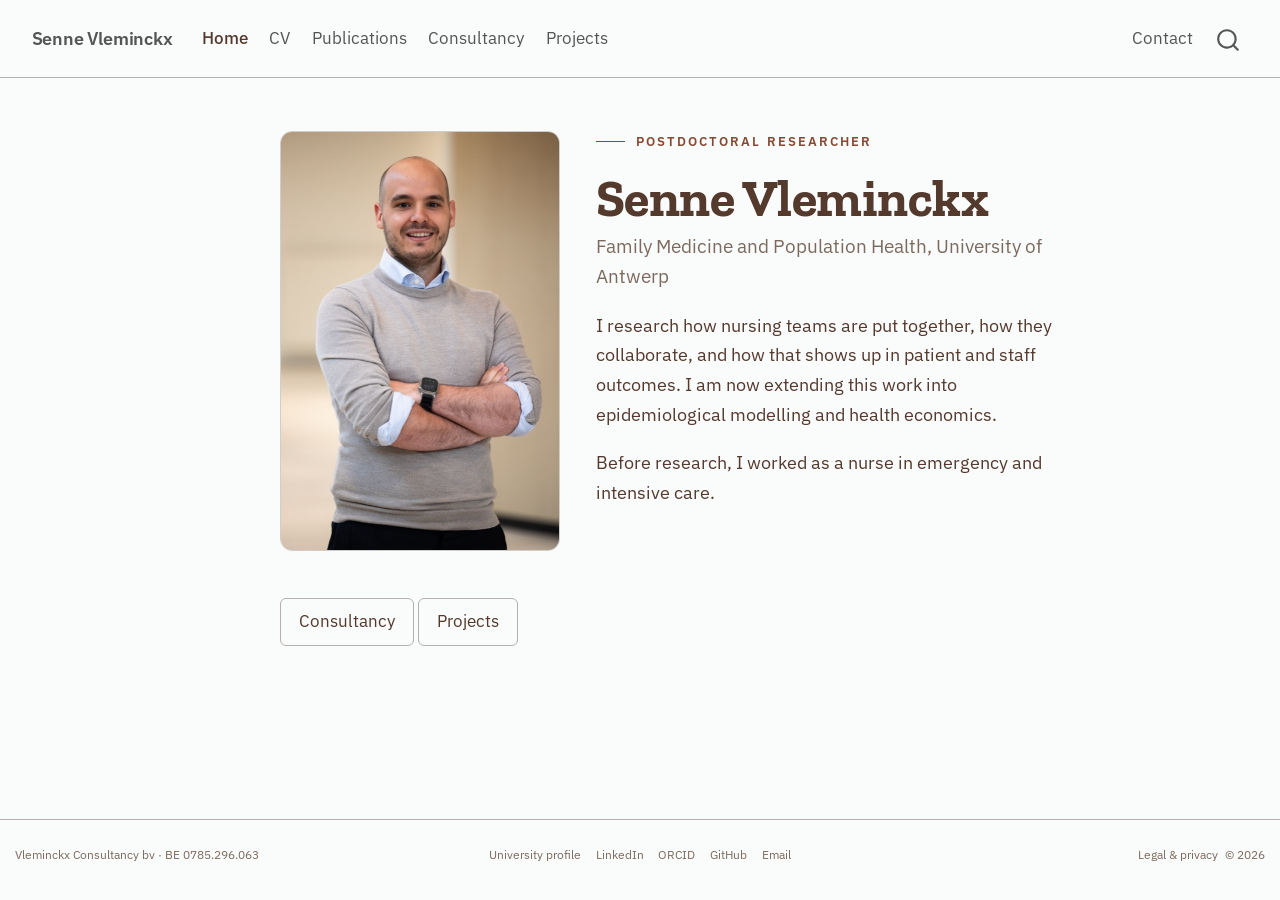
<file: index.html>
<!DOCTYPE html>
<html xmlns="http://www.w3.org/1999/xhtml" lang="en" xml:lang="en"><head>

<meta charset="utf-8">
<meta name="generator" content="quarto-1.10.18">

<meta name="viewport" content="width=device-width, initial-scale=1.0, user-scalable=yes">

<meta name="description" content="Nurse and quantitative researcher at the University of Antwerp. Nursing workforce, team composition, and health-data methods.">

<title>Senne Vleminckx</title>
<style>
/* Default styles provided by pandoc.
** See https://pandoc.org/MANUAL.html#variables-for-html for config info.
*/
span.smallcaps{font-variant: small-caps;}
div.columns{display: flex; gap: 1.5em;}
div.column{flex: auto;}
@media screen {
div.columns{gap: min(4vw, 1.5em);}
div.column{overflow-x: auto;}
}
div.hanging-indent{margin-left: 1.5em; text-indent: -1.5em;}
ul.task-list{list-style: none;}
ul.task-list li input[type="checkbox"] {
  width: 0.8em;
  margin: 0 0.8em 0.2em -1em; /* quarto-specific, see https://github.com/quarto-dev/quarto-cli/issues/4556 */ 
  vertical-align: middle;
}
</style>


<script src="site_libs/quarto-nav/quarto-nav.js"></script>
<script src="site_libs/clipboard/clipboard.min.js"></script>
<script src="site_libs/quarto-search/autocomplete.umd.js"></script>
<script src="site_libs/quarto-search/fuse.min.js"></script>
<script src="site_libs/quarto-search/quarto-search.js"></script>
<meta name="quarto:offset" content="./">
<link href="./assets/img/favicon.svg" rel="icon" type="image/svg+xml">
<script src="site_libs/quarto-html/quarto.js" type="module"></script>
<script src="site_libs/quarto-html/tabsets/tabsets.js" type="module"></script>
<script src="site_libs/quarto-html/popper.min.js"></script>
<script src="site_libs/quarto-html/tippy.umd.min.js"></script>
<link href="site_libs/quarto-html/tippy.css" rel="stylesheet">
<link href="site_libs/quarto-html/quarto-syntax-highlighting-64a204ab8560d761af7679ceaba22944.css" rel="stylesheet" id="quarto-text-highlighting-styles">
<script src="site_libs/bootstrap/bootstrap.min.js"></script>
<link href="site_libs/bootstrap/bootstrap-icons.css" rel="stylesheet">
<link href="site_libs/bootstrap/bootstrap-9b46c1f63804ea88c14e086398d469ac.min.css" rel="stylesheet" append-hash="true" id="quarto-bootstrap" data-mode="light">
<script id="quarto-search-options" type="application/json">{
  "location": "navbar",
  "copy-button": false,
  "collapse-after": 3,
  "panel-placement": "end",
  "type": "overlay",
  "limit": 50,
  "keyboard-shortcut": [
    "f",
    "/",
    "s"
  ],
  "show-item-context": false,
  "language": {
    "search-no-results-text": "No results",
    "search-matching-documents-text": "matching documents",
    "search-copy-link-title": "Copy link to search",
    "search-hide-matches-text": "Hide additional matches",
    "search-more-match-text": "more match in this document",
    "search-more-matches-text": "more matches in this document",
    "search-clear-button-title": "Clear",
    "search-text-placeholder": "",
    "search-detached-cancel-button-title": "Cancel",
    "search-submit-button-title": "Submit",
    "search-label": "Search"
  }
}</script>
<style>html{ scroll-behavior: smooth; }</style>
<link rel="preload" href="./assets/fonts/plex-sans-400.woff2" as="font" type="font/woff2" crossorigin="">
<link rel="preload" href="./assets/fonts/plex-sans-600.woff2" as="font" type="font/woff2" crossorigin="">
<link rel="preload" href="./assets/fonts/zilla-slab-700.woff2" as="font" type="font/woff2" crossorigin="">


<meta property="og:title" content="Senne Vleminckx">
<meta property="og:description" content="Nurse and quantitative researcher at the University of Antwerp. Nursing workforce, team composition, and health-data methods.">
<meta property="og:image" content="https://sennevleminckx.be/assets/img/senne.jpg">
<meta property="og:site_name" content="Senne Vleminckx">
<meta property="og:image:alt" content="Portrait of Senne Vleminckx">
</head>

<body class="nav-fixed fullcontent quarto-light">

<div id="quarto-search-results"></div>
  <header id="quarto-header" class="headroom fixed-top">
    <nav class="navbar navbar-expand-lg " data-bs-theme="dark">
      <div class="navbar-container container-fluid">
      <div class="navbar-brand-container mx-auto">
    <a class="navbar-brand" href="./index.html">
    <span class="navbar-title">Senne Vleminckx</span>
    </a>
  </div>
            <div id="quarto-search" class="" title="Search"></div>
          <button class="navbar-toggler" type="button" data-bs-toggle="collapse" data-bs-target="#navbarCollapse" aria-controls="navbarCollapse" role="menu" aria-expanded="false" aria-label="Toggle navigation" onclick="if (window.quartoToggleHeadroom) { window.quartoToggleHeadroom(); }">
  <span class="navbar-toggler-icon"></span>
</button>
          <div class="collapse navbar-collapse" id="navbarCollapse">
            <ul class="navbar-nav navbar-nav-scroll me-auto">
  <li class="nav-item">
    <a class="nav-link active" href="./index.html" aria-current="page"> 
<span class="menu-text">Home</span></a>
  </li>  
  <li class="nav-item">
    <a class="nav-link" href="./cv.html"> 
<span class="menu-text">CV</span></a>
  </li>  
  <li class="nav-item">
    <a class="nav-link" href="./publications.html"> 
<span class="menu-text">Publications</span></a>
  </li>  
  <li class="nav-item">
    <a class="nav-link" href="./consultancy.html"> 
<span class="menu-text">Consultancy</span></a>
  </li>  
  <li class="nav-item">
    <a class="nav-link" href="./projects.html"> 
<span class="menu-text">Projects</span></a>
  </li>  
</ul>
            <ul class="navbar-nav navbar-nav-scroll ms-auto">
  <li class="nav-item">
    <a class="nav-link" href="./contact.html"> 
<span class="menu-text">Contact</span></a>
  </li>  
</ul>
          </div> <!-- /navcollapse -->
            <div class="quarto-navbar-tools">
</div>
      </div> <!-- /container-fluid -->
    </nav>
</header>
<!-- content -->
<div id="quarto-content" class="quarto-container page-columns page-rows-contents page-layout-article page-navbar">
<!-- sidebar -->
<!-- margin-sidebar -->
    
<!-- main -->
<main class="content" id="quarto-document-content"><header id="title-block-header" class="quarto-title-block"></header>
<a href="#quarto-content" class="skip-link">Skip to content</a>




<div class="intro">
<div class="portrait">
<p><img src="assets/img/senne.jpg" alt="Portrait of Senne Vleminckx" width="466" height="700"></p>
</div>
<div class="intro__text">
<p><span class="eyebrow">Postdoctoral researcher</span></p>
<section id="senne-vleminckx" class="level1">
<h1>Senne Vleminckx</h1>
<p><span class="affil">Family Medicine and Population Health, University of Antwerp</span></p>
<p>I research how nursing teams are put together, how they collaborate, and how that shows up in patient and staff outcomes. I am now extending this work into epidemiological modelling and health economics.</p>
<p>Before research, I worked as a nurse in emergency and intensive care.</p>
</section>
</div>
</div>
<div class="cta-row">
<p><a href="./consultancy.html" class="pill">Consultancy</a> <a href="./projects.html" class="pill">Projects</a></p>
</div>



</main> <!-- /main -->
<script id="quarto-html-after-body" type="application/javascript">
  window.document.addEventListener("DOMContentLoaded", function (event) {
    const isCodeAnnotation = (el) => {
      for (const clz of el.classList) {
        if (clz.startsWith('code-annotation-')) {                     
          return true;
        }
      }
      return false;
    }
    const onCopySuccess = function(e) {
      // button target
      const button = e.trigger;
      // don't keep focus
      button.blur();
      // flash "checked"
      button.classList.add('code-copy-button-checked');
      var currentTitle = button.getAttribute("title");
      button.setAttribute("title", "Copied!");
      let tooltip;
      if (window.bootstrap) {
        button.setAttribute("data-bs-toggle", "tooltip");
        button.setAttribute("data-bs-placement", "left");
        button.setAttribute("data-bs-title", "Copied!");
        tooltip = new bootstrap.Tooltip(button, 
          { trigger: "manual", 
            customClass: "code-copy-button-tooltip",
            offset: [0, -8]});
        tooltip.show();    
      }
      setTimeout(function() {
        if (tooltip) {
          tooltip.hide();
          button.removeAttribute("data-bs-title");
          button.removeAttribute("data-bs-toggle");
          button.removeAttribute("data-bs-placement");
        }
        button.setAttribute("title", currentTitle);
        button.classList.remove('code-copy-button-checked');
      }, 1000);
      // clear code selection
      e.clearSelection();
    }
    const getTextToCopy = function(trigger) {
      const outerScaffold = trigger.parentElement.cloneNode(true);
      const codeEl = outerScaffold.querySelector('code');
      for (const childEl of codeEl.children) {
        if (isCodeAnnotation(childEl)) {
          childEl.remove();
        }
      }
      return codeEl.innerText;
    }
    const clipboard = new window.ClipboardJS('.code-copy-button:not([data-in-quarto-modal])', {
      text: getTextToCopy
    });
    clipboard.on('success', onCopySuccess);
    if (window.document.getElementById('quarto-embedded-source-code-modal')) {
      const clipboardModal = new window.ClipboardJS('.code-copy-button[data-in-quarto-modal]', {
        text: getTextToCopy,
        container: window.document.getElementById('quarto-embedded-source-code-modal')
      });
      clipboardModal.on('success', onCopySuccess);
    }
      var localhostRegex = new RegExp(/^(?:http|https):\/\/localhost\:?[0-9]*\//);
      var mailtoRegex = new RegExp(/^mailto:/);
        var filterRegex = new RegExp("https:\/\/sennevleminckx\.be");
      var isInternal = (href) => {
          return filterRegex.test(href) || localhostRegex.test(href) || mailtoRegex.test(href);
      }
      // Inspect non-navigation links and adorn them if external
     var links = window.document.querySelectorAll('a[href]:not(.nav-link):not(.navbar-brand):not(.toc-action):not(.sidebar-link):not(.sidebar-item-toggle):not(.pagination-link):not(.no-external):not([aria-hidden]):not(.dropdown-item):not(.quarto-navigation-tool):not(.about-link)');
      for (var i=0; i<links.length; i++) {
        const link = links[i];
        if (!isInternal(link.href)) {
          // undo the damage that might have been done by quarto-nav.js in the case of
          // links that we want to consider external
          if (link.dataset.originalHref !== undefined) {
            link.href = link.dataset.originalHref;
          }
            // target, if specified
            link.setAttribute("target", "_blank");
            if (link.getAttribute("rel") === null) {
              link.setAttribute("rel", "noopener");
            }
        }
      }
    function tippyHover(el, contentFn, onTriggerFn, onUntriggerFn) {
      const config = {
        allowHTML: true,
        maxWidth: 500,
        delay: 100,
        arrow: false,
        appendTo: function(el) {
            return el.parentElement;
        },
        interactive: true,
        interactiveBorder: 10,
        theme: 'quarto',
        placement: 'bottom-start',
      };
      if (contentFn) {
        config.content = contentFn;
      }
      if (onTriggerFn) {
        config.onTrigger = onTriggerFn;
      }
      if (onUntriggerFn) {
        config.onUntrigger = onUntriggerFn;
      }
      window.tippy(el, config); 
    }
    const noterefs = window.document.querySelectorAll('a[role="doc-noteref"]');
    for (var i=0; i<noterefs.length; i++) {
      const ref = noterefs[i];
      tippyHover(ref, function() {
        // use id or data attribute instead here
        let href = ref.getAttribute('data-footnote-href') || ref.getAttribute('href');
        try { href = new URL(href).hash; } catch {}
        const id = href.replace(/^#\/?/, "");
        const note = window.document.getElementById(id);
        if (note) {
          return note.innerHTML;
        } else {
          return "";
        }
      });
    }
    const xrefs = window.document.querySelectorAll('a.quarto-xref');
    const processXRef = (id, note) => {
      // Strip column container classes
      const stripColumnClz = (el) => {
        el.classList.remove("page-full", "page-columns");
        if (el.children) {
          for (const child of el.children) {
            stripColumnClz(child);
          }
        }
      }
      stripColumnClz(note)
      if (id === null || id.startsWith('sec-')) {
        // Special case sections, only their first couple elements
        const container = document.createElement("div");
        if (note.children && note.children.length > 2) {
          container.appendChild(note.children[0].cloneNode(true));
          for (let i = 1; i < note.children.length; i++) {
            const child = note.children[i];
            if (child.tagName === "P" && child.innerText === "") {
              continue;
            } else {
              container.appendChild(child.cloneNode(true));
              break;
            }
          }
          if (window.Quarto?.typesetMath) {
            window.Quarto.typesetMath(container);
          }
          return container.innerHTML
        } else {
          if (window.Quarto?.typesetMath) {
            window.Quarto.typesetMath(note);
          }
          return note.innerHTML;
        }
      } else {
        // Remove any anchor links if they are present
        const anchorLink = note.querySelector('a.anchorjs-link');
        if (anchorLink) {
          anchorLink.remove();
        }
        if (window.Quarto?.typesetMath) {
          window.Quarto.typesetMath(note);
        }
        if (note.classList.contains("callout")) {
          return note.outerHTML;
        } else {
          return note.innerHTML;
        }
      }
    }
    for (var i=0; i<xrefs.length; i++) {
      const xref = xrefs[i];
      tippyHover(xref, undefined, function(instance) {
        instance.disable();
        let url = xref.getAttribute('href');
        let hash = undefined; 
        if (url.startsWith('#')) {
          hash = url;
        } else {
          try { hash = new URL(url).hash; } catch {}
        }
        if (hash) {
          const id = hash.replace(/^#\/?/, "");
          const note = window.document.getElementById(id);
          if (note !== null) {
            try {
              const html = processXRef(id, note.cloneNode(true));
              instance.setContent(html);
            } finally {
              instance.enable();
              instance.show();
            }
          } else {
            // See if we can fetch this
            fetch(url.split('#')[0])
            .then(res => res.text())
            .then(html => {
              const parser = new DOMParser();
              const htmlDoc = parser.parseFromString(html, "text/html");
              const note = htmlDoc.getElementById(id);
              if (note !== null) {
                const html = processXRef(id, note);
                instance.setContent(html);
              } 
            }).finally(() => {
              instance.enable();
              instance.show();
            });
          }
        } else {
          // See if we can fetch a full url (with no hash to target)
          // This is a special case and we should probably do some content thinning / targeting
          fetch(url)
          .then(res => res.text())
          .then(html => {
            const parser = new DOMParser();
            const htmlDoc = parser.parseFromString(html, "text/html");
            const note = htmlDoc.querySelector('main.content');
            if (note !== null) {
              // This should only happen for chapter cross references
              // (since there is no id in the URL)
              // remove the first header
              if (note.children.length > 0 && note.children[0].tagName === "HEADER") {
                note.children[0].remove();
              }
              const html = processXRef(null, note);
              instance.setContent(html);
            } 
          }).finally(() => {
            instance.enable();
            instance.show();
          });
        }
      }, function(instance) {
      });
    }
        let selectedAnnoteEl;
        const selectorForAnnotation = ( cell, annotation) => {
          let cellAttr = 'data-code-cell="' + cell + '"';
          let lineAttr = 'data-code-annotation="' +  annotation + '"';
          const selector = 'span[' + cellAttr + '][' + lineAttr + ']';
          return selector;
        }
        const selectCodeLines = (annoteEl) => {
          const doc = window.document;
          const targetCell = annoteEl.getAttribute("data-target-cell");
          const targetAnnotation = annoteEl.getAttribute("data-target-annotation");
          const annoteSpan = window.document.querySelector(selectorForAnnotation(targetCell, targetAnnotation));
          const lines = annoteSpan.getAttribute("data-code-lines").split(",");
          const lineIds = lines.map((line) => {
            return targetCell + "-" + line;
          })
          let top = null;
          let height = null;
          let parent = null;
          if (lineIds.length > 0) {
              //compute the position of the single el (top and bottom and make a div)
              const el = window.document.getElementById(lineIds[0]);
              top = el.offsetTop;
              height = el.offsetHeight;
              parent = el.parentElement.parentElement;
            if (lineIds.length > 1) {
              const lastEl = window.document.getElementById(lineIds[lineIds.length - 1]);
              const bottom = lastEl.offsetTop + lastEl.offsetHeight;
              height = bottom - top;
            }
            if (top !== null && height !== null && parent !== null) {
              // cook up a div (if necessary) and position it 
              let div = window.document.getElementById("code-annotation-line-highlight");
              if (div === null) {
                div = window.document.createElement("div");
                div.setAttribute("id", "code-annotation-line-highlight");
                div.style.position = 'absolute';
                parent.appendChild(div);
              }
              div.style.top = top - 2 + "px";
              div.style.height = height + 4 + "px";
              div.style.left = 0;
              let gutterDiv = window.document.getElementById("code-annotation-line-highlight-gutter");
              if (gutterDiv === null) {
                gutterDiv = window.document.createElement("div");
                gutterDiv.setAttribute("id", "code-annotation-line-highlight-gutter");
                gutterDiv.style.position = 'absolute';
                const codeCell = window.document.getElementById(targetCell);
                const gutter = codeCell.querySelector('.code-annotation-gutter');
                gutter.appendChild(gutterDiv);
              }
              gutterDiv.style.top = top - 2 + "px";
              gutterDiv.style.height = height + 4 + "px";
            }
            selectedAnnoteEl = annoteEl;
          }
        };
        const unselectCodeLines = () => {
          const elementsIds = ["code-annotation-line-highlight", "code-annotation-line-highlight-gutter"];
          elementsIds.forEach((elId) => {
            const div = window.document.getElementById(elId);
            if (div) {
              div.remove();
            }
          });
          selectedAnnoteEl = undefined;
        };
          // Handle positioning of the toggle
      window.addEventListener(
        "resize",
        throttle(() => {
          elRect = undefined;
          if (selectedAnnoteEl) {
            selectCodeLines(selectedAnnoteEl);
          }
        }, 10)
      );
      function throttle(fn, ms) {
      let throttle = false;
      let timer;
        return (...args) => {
          if(!throttle) { // first call gets through
              fn.apply(this, args);
              throttle = true;
          } else { // all the others get throttled
              if(timer) clearTimeout(timer); // cancel #2
              timer = setTimeout(() => {
                fn.apply(this, args);
                timer = throttle = false;
              }, ms);
          }
        };
      }
        // Attach click handler to the DT
        const annoteDls = window.document.querySelectorAll('dt[data-target-cell]');
        for (const annoteDlNode of annoteDls) {
          annoteDlNode.addEventListener('click', (event) => {
            const clickedEl = event.target;
            if (clickedEl !== selectedAnnoteEl) {
              unselectCodeLines();
              const activeEl = window.document.querySelector('dt[data-target-cell].code-annotation-active');
              if (activeEl) {
                activeEl.classList.remove('code-annotation-active');
              }
              selectCodeLines(clickedEl);
              clickedEl.classList.add('code-annotation-active');
            } else {
              // Unselect the line
              unselectCodeLines();
              clickedEl.classList.remove('code-annotation-active');
            }
          });
        }
    const findCites = (el) => {
      const parentEl = el.parentElement;
      if (parentEl) {
        const cites = parentEl.dataset.cites;
        if (cites) {
          return {
            el,
            cites: cites.split(' ')
          };
        } else {
          return findCites(el.parentElement)
        }
      } else {
        return undefined;
      }
    };
    var bibliorefs = window.document.querySelectorAll('a[role="doc-biblioref"]');
    for (var i=0; i<bibliorefs.length; i++) {
      const ref = bibliorefs[i];
      const citeInfo = findCites(ref);
      if (citeInfo) {
        tippyHover(citeInfo.el, function() {
          var popup = window.document.createElement('div');
          citeInfo.cites.forEach(function(cite) {
            var citeDiv = window.document.createElement('div');
            citeDiv.classList.add('hanging-indent');
            citeDiv.classList.add('csl-entry');
            var biblioDiv = window.document.getElementById('ref-' + cite);
            if (biblioDiv) {
              citeDiv.innerHTML = biblioDiv.innerHTML;
            }
            popup.appendChild(citeDiv);
          });
          return popup.innerHTML;
        });
      }
    }
  });
  </script>
</div> <!-- /content -->
<footer class="footer">
  <div class="nav-footer">
    <div class="nav-footer-left">
      <ul class="footer-items list-unstyled">
    <li class="nav-item">
 Vleminckx Consultancy bv · BE 0785.296.063
  </li>  
</ul>
    </div>   
    <div class="nav-footer-center">
      <ul class="footer-items list-unstyled">
    <li class="nav-item">
    <a class="nav-link" href="https://www.uantwerpen.be/en/staff/senne-vleminckx/">
<p>University profile</p>
</a>
  </li>  
    <li class="nav-item">
    <a class="nav-link" href="https://www.linkedin.com/in/senne-vleminckx/">
<p>LinkedIn</p>
</a>
  </li>  
    <li class="nav-item">
    <a class="nav-link" href="https://orcid.org/0000-0001-9647-4785">
<p>ORCID</p>
</a>
  </li>  
    <li class="nav-item">
    <a class="nav-link" href="https://github.com/Sennevleminckx">
<p>GitHub</p>
</a>
  </li>  
    <li class="nav-item">
    <a class="nav-link" href="mailto:senne.vleminckx@icloud.com">
<p>Email</p>
</a>
  </li>  
</ul>
    </div>
    <div class="nav-footer-right">
      <ul class="footer-items list-unstyled">
    <li class="nav-item">
    <a class="nav-link" href="./legal.html">
<p>Legal &amp; privacy</p>
</a>
  </li>  
    <li class="nav-item">
 © 2026
  </li>  
</ul>
    </div>
  </div>
</footer>




<script src="site_libs/quarto-html/zenscroll-min.js"></script>
</body></html>
</file>
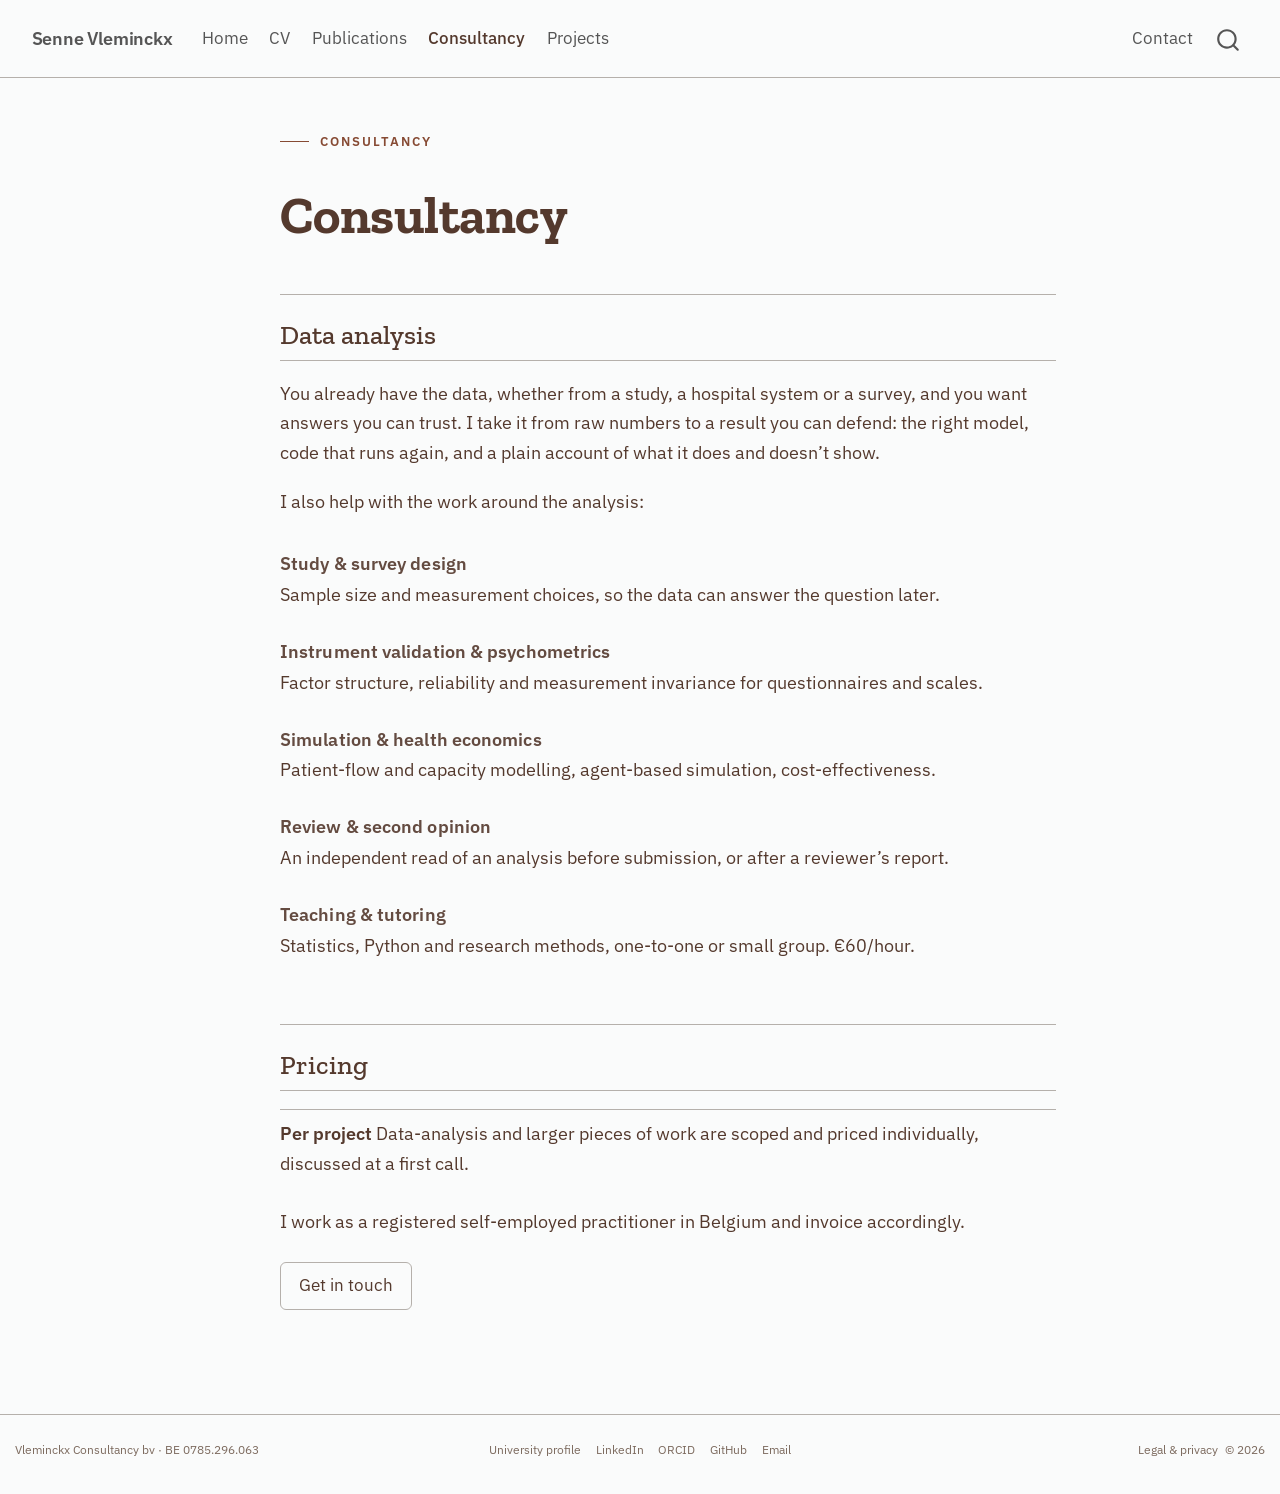
<file: consultancy.html>
<!DOCTYPE html>
<html xmlns="http://www.w3.org/1999/xhtml" lang="en" xml:lang="en"><head>

<meta charset="utf-8">
<meta name="generator" content="quarto-1.10.18">

<meta name="viewport" content="width=device-width, initial-scale=1.0, user-scalable=yes">

<meta name="description" content="Data analysis and statistical support for health research, clinical operations and health-tech.">

<title>Consultancy – Senne Vleminckx</title>
<style>
/* Default styles provided by pandoc.
** See https://pandoc.org/MANUAL.html#variables-for-html for config info.
*/
span.smallcaps{font-variant: small-caps;}
div.columns{display: flex; gap: 1.5em;}
div.column{flex: auto;}
@media screen {
div.columns{gap: min(4vw, 1.5em);}
div.column{overflow-x: auto;}
}
div.hanging-indent{margin-left: 1.5em; text-indent: -1.5em;}
ul.task-list{list-style: none;}
ul.task-list li input[type="checkbox"] {
  width: 0.8em;
  margin: 0 0.8em 0.2em -1em; /* quarto-specific, see https://github.com/quarto-dev/quarto-cli/issues/4556 */ 
  vertical-align: middle;
}
</style>


<script src="site_libs/quarto-nav/quarto-nav.js"></script>
<script src="site_libs/clipboard/clipboard.min.js"></script>
<script src="site_libs/quarto-search/autocomplete.umd.js"></script>
<script src="site_libs/quarto-search/fuse.min.js"></script>
<script src="site_libs/quarto-search/quarto-search.js"></script>
<meta name="quarto:offset" content="./">
<link href="./assets/img/favicon.svg" rel="icon" type="image/svg+xml">
<script src="site_libs/quarto-html/quarto.js" type="module"></script>
<script src="site_libs/quarto-html/tabsets/tabsets.js" type="module"></script>
<script src="site_libs/quarto-html/popper.min.js"></script>
<script src="site_libs/quarto-html/tippy.umd.min.js"></script>
<link href="site_libs/quarto-html/tippy.css" rel="stylesheet">
<link href="site_libs/quarto-html/quarto-syntax-highlighting-64a204ab8560d761af7679ceaba22944.css" rel="stylesheet" id="quarto-text-highlighting-styles">
<script src="site_libs/bootstrap/bootstrap.min.js"></script>
<link href="site_libs/bootstrap/bootstrap-icons.css" rel="stylesheet">
<link href="site_libs/bootstrap/bootstrap-9b46c1f63804ea88c14e086398d469ac.min.css" rel="stylesheet" append-hash="true" id="quarto-bootstrap" data-mode="light">
<script id="quarto-search-options" type="application/json">{
  "location": "navbar",
  "copy-button": false,
  "collapse-after": 3,
  "panel-placement": "end",
  "type": "overlay",
  "limit": 50,
  "keyboard-shortcut": [
    "f",
    "/",
    "s"
  ],
  "show-item-context": false,
  "language": {
    "search-no-results-text": "No results",
    "search-matching-documents-text": "matching documents",
    "search-copy-link-title": "Copy link to search",
    "search-hide-matches-text": "Hide additional matches",
    "search-more-match-text": "more match in this document",
    "search-more-matches-text": "more matches in this document",
    "search-clear-button-title": "Clear",
    "search-text-placeholder": "",
    "search-detached-cancel-button-title": "Cancel",
    "search-submit-button-title": "Submit",
    "search-label": "Search"
  }
}</script>
<style>html{ scroll-behavior: smooth; }</style>
<link rel="preload" href="./assets/fonts/plex-sans-400.woff2" as="font" type="font/woff2" crossorigin="">
<link rel="preload" href="./assets/fonts/plex-sans-600.woff2" as="font" type="font/woff2" crossorigin="">
<link rel="preload" href="./assets/fonts/zilla-slab-700.woff2" as="font" type="font/woff2" crossorigin="">


<meta property="og:title" content="Consultancy">
<meta property="og:description" content="Data analysis and statistical support for health research, clinical operations and health-tech.">
<meta property="og:site_name" content="Senne Vleminckx">
</head>

<body class="nav-fixed fullcontent quarto-light">

<div id="quarto-search-results"></div>
  <header id="quarto-header" class="headroom fixed-top">
    <nav class="navbar navbar-expand-lg " data-bs-theme="dark">
      <div class="navbar-container container-fluid">
      <div class="navbar-brand-container mx-auto">
    <a class="navbar-brand" href="./index.html">
    <span class="navbar-title">Senne Vleminckx</span>
    </a>
  </div>
            <div id="quarto-search" class="" title="Search"></div>
          <button class="navbar-toggler" type="button" data-bs-toggle="collapse" data-bs-target="#navbarCollapse" aria-controls="navbarCollapse" role="menu" aria-expanded="false" aria-label="Toggle navigation" onclick="if (window.quartoToggleHeadroom) { window.quartoToggleHeadroom(); }">
  <span class="navbar-toggler-icon"></span>
</button>
          <div class="collapse navbar-collapse" id="navbarCollapse">
            <ul class="navbar-nav navbar-nav-scroll me-auto">
  <li class="nav-item">
    <a class="nav-link" href="./index.html"> 
<span class="menu-text">Home</span></a>
  </li>  
  <li class="nav-item">
    <a class="nav-link" href="./cv.html"> 
<span class="menu-text">CV</span></a>
  </li>  
  <li class="nav-item">
    <a class="nav-link" href="./publications.html"> 
<span class="menu-text">Publications</span></a>
  </li>  
  <li class="nav-item">
    <a class="nav-link active" href="./consultancy.html" aria-current="page"> 
<span class="menu-text">Consultancy</span></a>
  </li>  
  <li class="nav-item">
    <a class="nav-link" href="./projects.html"> 
<span class="menu-text">Projects</span></a>
  </li>  
</ul>
            <ul class="navbar-nav navbar-nav-scroll ms-auto">
  <li class="nav-item">
    <a class="nav-link" href="./contact.html"> 
<span class="menu-text">Contact</span></a>
  </li>  
</ul>
          </div> <!-- /navcollapse -->
            <div class="quarto-navbar-tools">
</div>
      </div> <!-- /container-fluid -->
    </nav>
</header>
<!-- content -->
<div id="quarto-content" class="quarto-container page-columns page-rows-contents page-layout-article page-navbar">
<!-- sidebar -->
<!-- margin-sidebar -->
    
<!-- main -->
<main class="content" id="quarto-document-content"><header id="title-block-header" class="quarto-title-block"></header>
<a href="#quarto-content" class="skip-link">Skip to content</a>




<p><span class="eyebrow">Consultancy</span></p>
<section id="consultancy" class="level1">
<h1>Consultancy</h1>
<section id="data-analysis" class="level2">
<h2 data-anchor-id="data-analysis">Data analysis</h2>
<p>You already have the data, whether from a study, a hospital system or a survey, and you want answers you can trust. I take it from raw numbers to a result you can defend: the right model, code that runs again, and a plain account of what it does and doesn’t show.</p>
<p>I also help with the work around the analysis:</p>
<div class="offers">
<section id="study-survey-design" class="level3 offer">
<h3 data-anchor-id="study-survey-design">Study &amp; survey design</h3>
<p>Sample size and measurement choices, so the data can answer the question later.</p>
</section>
<section id="instrument-validation-psychometrics" class="level3 offer">
<h3 data-anchor-id="instrument-validation-psychometrics">Instrument validation &amp; psychometrics</h3>
<p>Factor structure, reliability and measurement invariance for questionnaires and scales.</p>
</section>
<section id="simulation-health-economics" class="level3 offer">
<h3 data-anchor-id="simulation-health-economics">Simulation &amp; health economics</h3>
<p>Patient-flow and capacity modelling, agent-based simulation, cost-effectiveness.</p>
</section>
<section id="review-second-opinion" class="level3 offer">
<h3 data-anchor-id="review-second-opinion">Review &amp; second opinion</h3>
<p>An independent read of an analysis before submission, or after a reviewer’s report.</p>
</section>
<section id="teaching-tutoring" class="level3 offer">
<h3 data-anchor-id="teaching-tutoring">Teaching &amp; tutoring</h3>
<p>Statistics, Python and research methods, one-to-one or small group. €60/hour.</p>
</section>
</div>
</section>
<section id="pricing" class="level2">
<h2 data-anchor-id="pricing">Pricing</h2>
<div class="price">
<p><span class="amt">Per project</span> Data-analysis and larger pieces of work are scoped and priced individually, discussed at a first call.</p>
</div>
<p>I work as a registered self-employed practitioner in Belgium and invoice accordingly.</p>
<p><a href="./contact.html" class="pill">Get in touch</a></p>


</section>
</section>

</main> <!-- /main -->
<script id="quarto-html-after-body" type="application/javascript">
  window.document.addEventListener("DOMContentLoaded", function (event) {
    const isCodeAnnotation = (el) => {
      for (const clz of el.classList) {
        if (clz.startsWith('code-annotation-')) {                     
          return true;
        }
      }
      return false;
    }
    const onCopySuccess = function(e) {
      // button target
      const button = e.trigger;
      // don't keep focus
      button.blur();
      // flash "checked"
      button.classList.add('code-copy-button-checked');
      var currentTitle = button.getAttribute("title");
      button.setAttribute("title", "Copied!");
      let tooltip;
      if (window.bootstrap) {
        button.setAttribute("data-bs-toggle", "tooltip");
        button.setAttribute("data-bs-placement", "left");
        button.setAttribute("data-bs-title", "Copied!");
        tooltip = new bootstrap.Tooltip(button, 
          { trigger: "manual", 
            customClass: "code-copy-button-tooltip",
            offset: [0, -8]});
        tooltip.show();    
      }
      setTimeout(function() {
        if (tooltip) {
          tooltip.hide();
          button.removeAttribute("data-bs-title");
          button.removeAttribute("data-bs-toggle");
          button.removeAttribute("data-bs-placement");
        }
        button.setAttribute("title", currentTitle);
        button.classList.remove('code-copy-button-checked');
      }, 1000);
      // clear code selection
      e.clearSelection();
    }
    const getTextToCopy = function(trigger) {
      const outerScaffold = trigger.parentElement.cloneNode(true);
      const codeEl = outerScaffold.querySelector('code');
      for (const childEl of codeEl.children) {
        if (isCodeAnnotation(childEl)) {
          childEl.remove();
        }
      }
      return codeEl.innerText;
    }
    const clipboard = new window.ClipboardJS('.code-copy-button:not([data-in-quarto-modal])', {
      text: getTextToCopy
    });
    clipboard.on('success', onCopySuccess);
    if (window.document.getElementById('quarto-embedded-source-code-modal')) {
      const clipboardModal = new window.ClipboardJS('.code-copy-button[data-in-quarto-modal]', {
        text: getTextToCopy,
        container: window.document.getElementById('quarto-embedded-source-code-modal')
      });
      clipboardModal.on('success', onCopySuccess);
    }
      var localhostRegex = new RegExp(/^(?:http|https):\/\/localhost\:?[0-9]*\//);
      var mailtoRegex = new RegExp(/^mailto:/);
        var filterRegex = new RegExp("https:\/\/sennevleminckx\.be");
      var isInternal = (href) => {
          return filterRegex.test(href) || localhostRegex.test(href) || mailtoRegex.test(href);
      }
      // Inspect non-navigation links and adorn them if external
     var links = window.document.querySelectorAll('a[href]:not(.nav-link):not(.navbar-brand):not(.toc-action):not(.sidebar-link):not(.sidebar-item-toggle):not(.pagination-link):not(.no-external):not([aria-hidden]):not(.dropdown-item):not(.quarto-navigation-tool):not(.about-link)');
      for (var i=0; i<links.length; i++) {
        const link = links[i];
        if (!isInternal(link.href)) {
          // undo the damage that might have been done by quarto-nav.js in the case of
          // links that we want to consider external
          if (link.dataset.originalHref !== undefined) {
            link.href = link.dataset.originalHref;
          }
            // target, if specified
            link.setAttribute("target", "_blank");
            if (link.getAttribute("rel") === null) {
              link.setAttribute("rel", "noopener");
            }
        }
      }
    function tippyHover(el, contentFn, onTriggerFn, onUntriggerFn) {
      const config = {
        allowHTML: true,
        maxWidth: 500,
        delay: 100,
        arrow: false,
        appendTo: function(el) {
            return el.parentElement;
        },
        interactive: true,
        interactiveBorder: 10,
        theme: 'quarto',
        placement: 'bottom-start',
      };
      if (contentFn) {
        config.content = contentFn;
      }
      if (onTriggerFn) {
        config.onTrigger = onTriggerFn;
      }
      if (onUntriggerFn) {
        config.onUntrigger = onUntriggerFn;
      }
      window.tippy(el, config); 
    }
    const noterefs = window.document.querySelectorAll('a[role="doc-noteref"]');
    for (var i=0; i<noterefs.length; i++) {
      const ref = noterefs[i];
      tippyHover(ref, function() {
        // use id or data attribute instead here
        let href = ref.getAttribute('data-footnote-href') || ref.getAttribute('href');
        try { href = new URL(href).hash; } catch {}
        const id = href.replace(/^#\/?/, "");
        const note = window.document.getElementById(id);
        if (note) {
          return note.innerHTML;
        } else {
          return "";
        }
      });
    }
    const xrefs = window.document.querySelectorAll('a.quarto-xref');
    const processXRef = (id, note) => {
      // Strip column container classes
      const stripColumnClz = (el) => {
        el.classList.remove("page-full", "page-columns");
        if (el.children) {
          for (const child of el.children) {
            stripColumnClz(child);
          }
        }
      }
      stripColumnClz(note)
      if (id === null || id.startsWith('sec-')) {
        // Special case sections, only their first couple elements
        const container = document.createElement("div");
        if (note.children && note.children.length > 2) {
          container.appendChild(note.children[0].cloneNode(true));
          for (let i = 1; i < note.children.length; i++) {
            const child = note.children[i];
            if (child.tagName === "P" && child.innerText === "") {
              continue;
            } else {
              container.appendChild(child.cloneNode(true));
              break;
            }
          }
          if (window.Quarto?.typesetMath) {
            window.Quarto.typesetMath(container);
          }
          return container.innerHTML
        } else {
          if (window.Quarto?.typesetMath) {
            window.Quarto.typesetMath(note);
          }
          return note.innerHTML;
        }
      } else {
        // Remove any anchor links if they are present
        const anchorLink = note.querySelector('a.anchorjs-link');
        if (anchorLink) {
          anchorLink.remove();
        }
        if (window.Quarto?.typesetMath) {
          window.Quarto.typesetMath(note);
        }
        if (note.classList.contains("callout")) {
          return note.outerHTML;
        } else {
          return note.innerHTML;
        }
      }
    }
    for (var i=0; i<xrefs.length; i++) {
      const xref = xrefs[i];
      tippyHover(xref, undefined, function(instance) {
        instance.disable();
        let url = xref.getAttribute('href');
        let hash = undefined; 
        if (url.startsWith('#')) {
          hash = url;
        } else {
          try { hash = new URL(url).hash; } catch {}
        }
        if (hash) {
          const id = hash.replace(/^#\/?/, "");
          const note = window.document.getElementById(id);
          if (note !== null) {
            try {
              const html = processXRef(id, note.cloneNode(true));
              instance.setContent(html);
            } finally {
              instance.enable();
              instance.show();
            }
          } else {
            // See if we can fetch this
            fetch(url.split('#')[0])
            .then(res => res.text())
            .then(html => {
              const parser = new DOMParser();
              const htmlDoc = parser.parseFromString(html, "text/html");
              const note = htmlDoc.getElementById(id);
              if (note !== null) {
                const html = processXRef(id, note);
                instance.setContent(html);
              } 
            }).finally(() => {
              instance.enable();
              instance.show();
            });
          }
        } else {
          // See if we can fetch a full url (with no hash to target)
          // This is a special case and we should probably do some content thinning / targeting
          fetch(url)
          .then(res => res.text())
          .then(html => {
            const parser = new DOMParser();
            const htmlDoc = parser.parseFromString(html, "text/html");
            const note = htmlDoc.querySelector('main.content');
            if (note !== null) {
              // This should only happen for chapter cross references
              // (since there is no id in the URL)
              // remove the first header
              if (note.children.length > 0 && note.children[0].tagName === "HEADER") {
                note.children[0].remove();
              }
              const html = processXRef(null, note);
              instance.setContent(html);
            } 
          }).finally(() => {
            instance.enable();
            instance.show();
          });
        }
      }, function(instance) {
      });
    }
        let selectedAnnoteEl;
        const selectorForAnnotation = ( cell, annotation) => {
          let cellAttr = 'data-code-cell="' + cell + '"';
          let lineAttr = 'data-code-annotation="' +  annotation + '"';
          const selector = 'span[' + cellAttr + '][' + lineAttr + ']';
          return selector;
        }
        const selectCodeLines = (annoteEl) => {
          const doc = window.document;
          const targetCell = annoteEl.getAttribute("data-target-cell");
          const targetAnnotation = annoteEl.getAttribute("data-target-annotation");
          const annoteSpan = window.document.querySelector(selectorForAnnotation(targetCell, targetAnnotation));
          const lines = annoteSpan.getAttribute("data-code-lines").split(",");
          const lineIds = lines.map((line) => {
            return targetCell + "-" + line;
          })
          let top = null;
          let height = null;
          let parent = null;
          if (lineIds.length > 0) {
              //compute the position of the single el (top and bottom and make a div)
              const el = window.document.getElementById(lineIds[0]);
              top = el.offsetTop;
              height = el.offsetHeight;
              parent = el.parentElement.parentElement;
            if (lineIds.length > 1) {
              const lastEl = window.document.getElementById(lineIds[lineIds.length - 1]);
              const bottom = lastEl.offsetTop + lastEl.offsetHeight;
              height = bottom - top;
            }
            if (top !== null && height !== null && parent !== null) {
              // cook up a div (if necessary) and position it 
              let div = window.document.getElementById("code-annotation-line-highlight");
              if (div === null) {
                div = window.document.createElement("div");
                div.setAttribute("id", "code-annotation-line-highlight");
                div.style.position = 'absolute';
                parent.appendChild(div);
              }
              div.style.top = top - 2 + "px";
              div.style.height = height + 4 + "px";
              div.style.left = 0;
              let gutterDiv = window.document.getElementById("code-annotation-line-highlight-gutter");
              if (gutterDiv === null) {
                gutterDiv = window.document.createElement("div");
                gutterDiv.setAttribute("id", "code-annotation-line-highlight-gutter");
                gutterDiv.style.position = 'absolute';
                const codeCell = window.document.getElementById(targetCell);
                const gutter = codeCell.querySelector('.code-annotation-gutter');
                gutter.appendChild(gutterDiv);
              }
              gutterDiv.style.top = top - 2 + "px";
              gutterDiv.style.height = height + 4 + "px";
            }
            selectedAnnoteEl = annoteEl;
          }
        };
        const unselectCodeLines = () => {
          const elementsIds = ["code-annotation-line-highlight", "code-annotation-line-highlight-gutter"];
          elementsIds.forEach((elId) => {
            const div = window.document.getElementById(elId);
            if (div) {
              div.remove();
            }
          });
          selectedAnnoteEl = undefined;
        };
          // Handle positioning of the toggle
      window.addEventListener(
        "resize",
        throttle(() => {
          elRect = undefined;
          if (selectedAnnoteEl) {
            selectCodeLines(selectedAnnoteEl);
          }
        }, 10)
      );
      function throttle(fn, ms) {
      let throttle = false;
      let timer;
        return (...args) => {
          if(!throttle) { // first call gets through
              fn.apply(this, args);
              throttle = true;
          } else { // all the others get throttled
              if(timer) clearTimeout(timer); // cancel #2
              timer = setTimeout(() => {
                fn.apply(this, args);
                timer = throttle = false;
              }, ms);
          }
        };
      }
        // Attach click handler to the DT
        const annoteDls = window.document.querySelectorAll('dt[data-target-cell]');
        for (const annoteDlNode of annoteDls) {
          annoteDlNode.addEventListener('click', (event) => {
            const clickedEl = event.target;
            if (clickedEl !== selectedAnnoteEl) {
              unselectCodeLines();
              const activeEl = window.document.querySelector('dt[data-target-cell].code-annotation-active');
              if (activeEl) {
                activeEl.classList.remove('code-annotation-active');
              }
              selectCodeLines(clickedEl);
              clickedEl.classList.add('code-annotation-active');
            } else {
              // Unselect the line
              unselectCodeLines();
              clickedEl.classList.remove('code-annotation-active');
            }
          });
        }
    const findCites = (el) => {
      const parentEl = el.parentElement;
      if (parentEl) {
        const cites = parentEl.dataset.cites;
        if (cites) {
          return {
            el,
            cites: cites.split(' ')
          };
        } else {
          return findCites(el.parentElement)
        }
      } else {
        return undefined;
      }
    };
    var bibliorefs = window.document.querySelectorAll('a[role="doc-biblioref"]');
    for (var i=0; i<bibliorefs.length; i++) {
      const ref = bibliorefs[i];
      const citeInfo = findCites(ref);
      if (citeInfo) {
        tippyHover(citeInfo.el, function() {
          var popup = window.document.createElement('div');
          citeInfo.cites.forEach(function(cite) {
            var citeDiv = window.document.createElement('div');
            citeDiv.classList.add('hanging-indent');
            citeDiv.classList.add('csl-entry');
            var biblioDiv = window.document.getElementById('ref-' + cite);
            if (biblioDiv) {
              citeDiv.innerHTML = biblioDiv.innerHTML;
            }
            popup.appendChild(citeDiv);
          });
          return popup.innerHTML;
        });
      }
    }
  });
  </script>
</div> <!-- /content -->
<footer class="footer">
  <div class="nav-footer">
    <div class="nav-footer-left">
      <ul class="footer-items list-unstyled">
    <li class="nav-item">
 Vleminckx Consultancy bv · BE 0785.296.063
  </li>  
</ul>
    </div>   
    <div class="nav-footer-center">
      <ul class="footer-items list-unstyled">
    <li class="nav-item">
    <a class="nav-link" href="https://www.uantwerpen.be/en/staff/senne-vleminckx/">
<p>University profile</p>
</a>
  </li>  
    <li class="nav-item">
    <a class="nav-link" href="https://www.linkedin.com/in/senne-vleminckx/">
<p>LinkedIn</p>
</a>
  </li>  
    <li class="nav-item">
    <a class="nav-link" href="https://orcid.org/0000-0001-9647-4785">
<p>ORCID</p>
</a>
  </li>  
    <li class="nav-item">
    <a class="nav-link" href="https://github.com/Sennevleminckx">
<p>GitHub</p>
</a>
  </li>  
    <li class="nav-item">
    <a class="nav-link" href="mailto:senne.vleminckx@icloud.com">
<p>Email</p>
</a>
  </li>  
</ul>
    </div>
    <div class="nav-footer-right">
      <ul class="footer-items list-unstyled">
    <li class="nav-item">
    <a class="nav-link" href="./legal.html">
<p>Legal &amp; privacy</p>
</a>
  </li>  
    <li class="nav-item">
 © 2026
  </li>  
</ul>
    </div>
  </div>
</footer>




<script src="site_libs/quarto-html/zenscroll-min.js"></script>
</body></html>
</file>
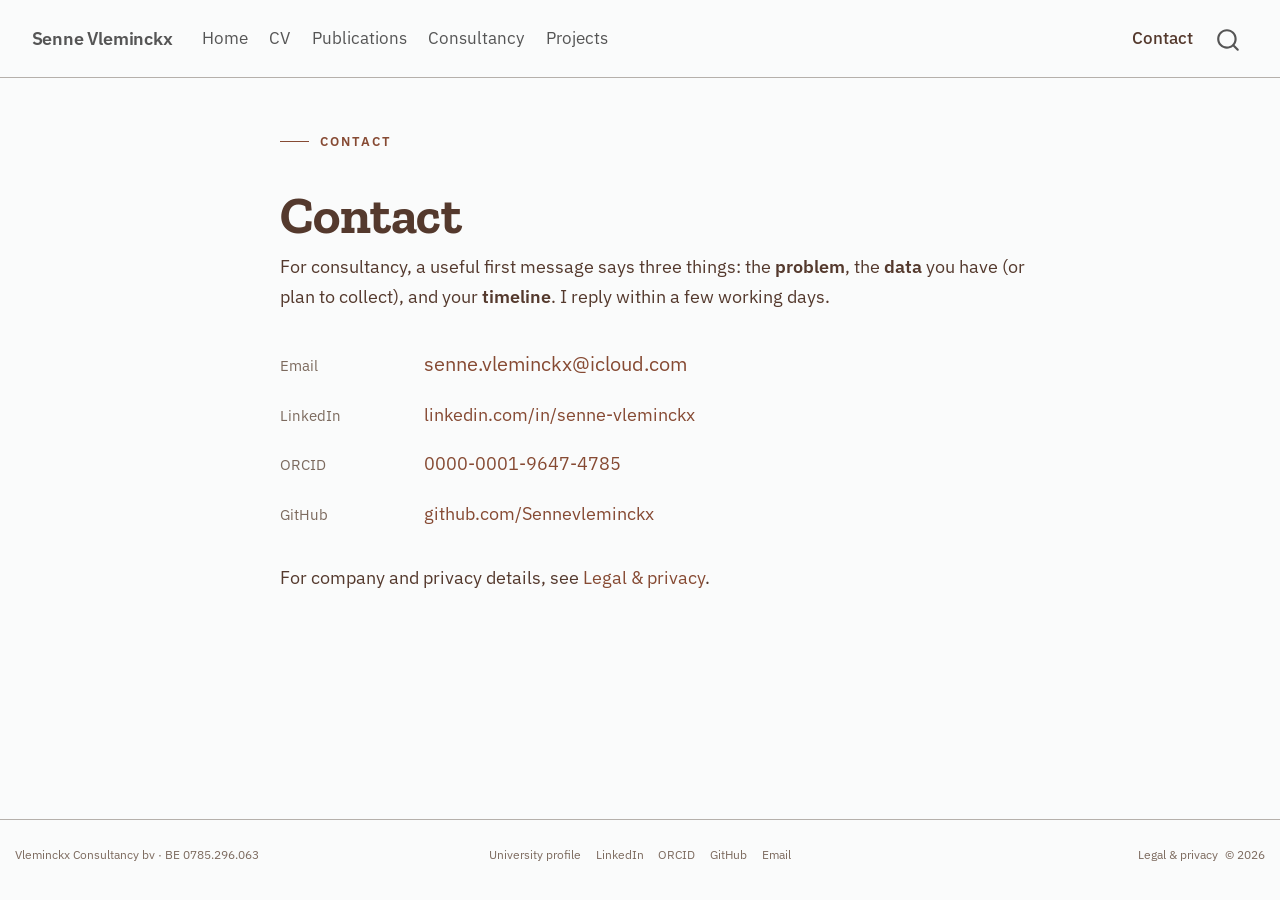
<file: contact.html>
<!DOCTYPE html>
<html xmlns="http://www.w3.org/1999/xhtml" lang="en" xml:lang="en"><head>

<meta charset="utf-8">
<meta name="generator" content="quarto-1.10.18">

<meta name="viewport" content="width=device-width, initial-scale=1.0, user-scalable=yes">

<meta name="description" content="Get in touch about research, a review, or a piece of consultancy.">

<title>Contact – Senne Vleminckx</title>
<style>
/* Default styles provided by pandoc.
** See https://pandoc.org/MANUAL.html#variables-for-html for config info.
*/
span.smallcaps{font-variant: small-caps;}
div.columns{display: flex; gap: 1.5em;}
div.column{flex: auto;}
@media screen {
div.columns{gap: min(4vw, 1.5em);}
div.column{overflow-x: auto;}
}
div.hanging-indent{margin-left: 1.5em; text-indent: -1.5em;}
ul.task-list{list-style: none;}
ul.task-list li input[type="checkbox"] {
  width: 0.8em;
  margin: 0 0.8em 0.2em -1em; /* quarto-specific, see https://github.com/quarto-dev/quarto-cli/issues/4556 */ 
  vertical-align: middle;
}
</style>


<script src="site_libs/quarto-nav/quarto-nav.js"></script>
<script src="site_libs/clipboard/clipboard.min.js"></script>
<script src="site_libs/quarto-search/autocomplete.umd.js"></script>
<script src="site_libs/quarto-search/fuse.min.js"></script>
<script src="site_libs/quarto-search/quarto-search.js"></script>
<meta name="quarto:offset" content="./">
<link href="./assets/img/favicon.svg" rel="icon" type="image/svg+xml">
<script src="site_libs/quarto-html/quarto.js" type="module"></script>
<script src="site_libs/quarto-html/tabsets/tabsets.js" type="module"></script>
<script src="site_libs/quarto-html/popper.min.js"></script>
<script src="site_libs/quarto-html/tippy.umd.min.js"></script>
<link href="site_libs/quarto-html/tippy.css" rel="stylesheet">
<link href="site_libs/quarto-html/quarto-syntax-highlighting-64a204ab8560d761af7679ceaba22944.css" rel="stylesheet" id="quarto-text-highlighting-styles">
<script src="site_libs/bootstrap/bootstrap.min.js"></script>
<link href="site_libs/bootstrap/bootstrap-icons.css" rel="stylesheet">
<link href="site_libs/bootstrap/bootstrap-9b46c1f63804ea88c14e086398d469ac.min.css" rel="stylesheet" append-hash="true" id="quarto-bootstrap" data-mode="light">
<script id="quarto-search-options" type="application/json">{
  "location": "navbar",
  "copy-button": false,
  "collapse-after": 3,
  "panel-placement": "end",
  "type": "overlay",
  "limit": 50,
  "keyboard-shortcut": [
    "f",
    "/",
    "s"
  ],
  "show-item-context": false,
  "language": {
    "search-no-results-text": "No results",
    "search-matching-documents-text": "matching documents",
    "search-copy-link-title": "Copy link to search",
    "search-hide-matches-text": "Hide additional matches",
    "search-more-match-text": "more match in this document",
    "search-more-matches-text": "more matches in this document",
    "search-clear-button-title": "Clear",
    "search-text-placeholder": "",
    "search-detached-cancel-button-title": "Cancel",
    "search-submit-button-title": "Submit",
    "search-label": "Search"
  }
}</script>
<style>html{ scroll-behavior: smooth; }</style>
<link rel="preload" href="./assets/fonts/plex-sans-400.woff2" as="font" type="font/woff2" crossorigin="">
<link rel="preload" href="./assets/fonts/plex-sans-600.woff2" as="font" type="font/woff2" crossorigin="">
<link rel="preload" href="./assets/fonts/zilla-slab-700.woff2" as="font" type="font/woff2" crossorigin="">


<meta property="og:title" content="Contact">
<meta property="og:description" content="Get in touch about research, a review, or a piece of consultancy.">
<meta property="og:site_name" content="Senne Vleminckx">
</head>

<body class="nav-fixed fullcontent quarto-light">

<div id="quarto-search-results"></div>
  <header id="quarto-header" class="headroom fixed-top">
    <nav class="navbar navbar-expand-lg " data-bs-theme="dark">
      <div class="navbar-container container-fluid">
      <div class="navbar-brand-container mx-auto">
    <a class="navbar-brand" href="./index.html">
    <span class="navbar-title">Senne Vleminckx</span>
    </a>
  </div>
            <div id="quarto-search" class="" title="Search"></div>
          <button class="navbar-toggler" type="button" data-bs-toggle="collapse" data-bs-target="#navbarCollapse" aria-controls="navbarCollapse" role="menu" aria-expanded="false" aria-label="Toggle navigation" onclick="if (window.quartoToggleHeadroom) { window.quartoToggleHeadroom(); }">
  <span class="navbar-toggler-icon"></span>
</button>
          <div class="collapse navbar-collapse" id="navbarCollapse">
            <ul class="navbar-nav navbar-nav-scroll me-auto">
  <li class="nav-item">
    <a class="nav-link" href="./index.html"> 
<span class="menu-text">Home</span></a>
  </li>  
  <li class="nav-item">
    <a class="nav-link" href="./cv.html"> 
<span class="menu-text">CV</span></a>
  </li>  
  <li class="nav-item">
    <a class="nav-link" href="./publications.html"> 
<span class="menu-text">Publications</span></a>
  </li>  
  <li class="nav-item">
    <a class="nav-link" href="./consultancy.html"> 
<span class="menu-text">Consultancy</span></a>
  </li>  
  <li class="nav-item">
    <a class="nav-link" href="./projects.html"> 
<span class="menu-text">Projects</span></a>
  </li>  
</ul>
            <ul class="navbar-nav navbar-nav-scroll ms-auto">
  <li class="nav-item">
    <a class="nav-link active" href="./contact.html" aria-current="page"> 
<span class="menu-text">Contact</span></a>
  </li>  
</ul>
          </div> <!-- /navcollapse -->
            <div class="quarto-navbar-tools">
</div>
      </div> <!-- /container-fluid -->
    </nav>
</header>
<!-- content -->
<div id="quarto-content" class="quarto-container page-columns page-rows-contents page-layout-article page-navbar">
<!-- sidebar -->
<!-- margin-sidebar -->
    
<!-- main -->
<main class="content" id="quarto-document-content"><header id="title-block-header" class="quarto-title-block"></header>
<a href="#quarto-content" class="skip-link">Skip to content</a>




<p><span class="eyebrow">Contact</span></p>
<section id="contact" class="level1">
<h1>Contact</h1>
<p>For consultancy, a useful first message says three things: the <strong>problem</strong>, the <strong>data</strong> you have (or plan to collect), and your <strong>timeline</strong>. I reply within a few working days.</p>
<div class="contact-lines">
<ul>
<li><span class="k">Email</span> <span class="v"><a class="email-primary" href="mailto:senne.vleminckx@icloud.com">senne.vleminckx@icloud.com</a></span></li>
<li><span class="k">LinkedIn</span> <a href="https://www.linkedin.com/in/senne-vleminckx/">linkedin.com/in/senne-vleminckx</a></li>
<li><span class="k">ORCID</span> <a href="https://orcid.org/0000-0001-9647-4785">0000-0001-9647-4785</a></li>
<li><span class="k">GitHub</span> <a href="https://github.com/Sennevleminckx">github.com/Sennevleminckx</a></li>
</ul>
</div>
<p>For company and privacy details, see <a href="./legal.html">Legal &amp; privacy</a>.</p>


</section>

</main> <!-- /main -->
<script id="quarto-html-after-body" type="application/javascript">
  window.document.addEventListener("DOMContentLoaded", function (event) {
    const isCodeAnnotation = (el) => {
      for (const clz of el.classList) {
        if (clz.startsWith('code-annotation-')) {                     
          return true;
        }
      }
      return false;
    }
    const onCopySuccess = function(e) {
      // button target
      const button = e.trigger;
      // don't keep focus
      button.blur();
      // flash "checked"
      button.classList.add('code-copy-button-checked');
      var currentTitle = button.getAttribute("title");
      button.setAttribute("title", "Copied!");
      let tooltip;
      if (window.bootstrap) {
        button.setAttribute("data-bs-toggle", "tooltip");
        button.setAttribute("data-bs-placement", "left");
        button.setAttribute("data-bs-title", "Copied!");
        tooltip = new bootstrap.Tooltip(button, 
          { trigger: "manual", 
            customClass: "code-copy-button-tooltip",
            offset: [0, -8]});
        tooltip.show();    
      }
      setTimeout(function() {
        if (tooltip) {
          tooltip.hide();
          button.removeAttribute("data-bs-title");
          button.removeAttribute("data-bs-toggle");
          button.removeAttribute("data-bs-placement");
        }
        button.setAttribute("title", currentTitle);
        button.classList.remove('code-copy-button-checked');
      }, 1000);
      // clear code selection
      e.clearSelection();
    }
    const getTextToCopy = function(trigger) {
      const outerScaffold = trigger.parentElement.cloneNode(true);
      const codeEl = outerScaffold.querySelector('code');
      for (const childEl of codeEl.children) {
        if (isCodeAnnotation(childEl)) {
          childEl.remove();
        }
      }
      return codeEl.innerText;
    }
    const clipboard = new window.ClipboardJS('.code-copy-button:not([data-in-quarto-modal])', {
      text: getTextToCopy
    });
    clipboard.on('success', onCopySuccess);
    if (window.document.getElementById('quarto-embedded-source-code-modal')) {
      const clipboardModal = new window.ClipboardJS('.code-copy-button[data-in-quarto-modal]', {
        text: getTextToCopy,
        container: window.document.getElementById('quarto-embedded-source-code-modal')
      });
      clipboardModal.on('success', onCopySuccess);
    }
      var localhostRegex = new RegExp(/^(?:http|https):\/\/localhost\:?[0-9]*\//);
      var mailtoRegex = new RegExp(/^mailto:/);
        var filterRegex = new RegExp("https:\/\/sennevleminckx\.be");
      var isInternal = (href) => {
          return filterRegex.test(href) || localhostRegex.test(href) || mailtoRegex.test(href);
      }
      // Inspect non-navigation links and adorn them if external
     var links = window.document.querySelectorAll('a[href]:not(.nav-link):not(.navbar-brand):not(.toc-action):not(.sidebar-link):not(.sidebar-item-toggle):not(.pagination-link):not(.no-external):not([aria-hidden]):not(.dropdown-item):not(.quarto-navigation-tool):not(.about-link)');
      for (var i=0; i<links.length; i++) {
        const link = links[i];
        if (!isInternal(link.href)) {
          // undo the damage that might have been done by quarto-nav.js in the case of
          // links that we want to consider external
          if (link.dataset.originalHref !== undefined) {
            link.href = link.dataset.originalHref;
          }
            // target, if specified
            link.setAttribute("target", "_blank");
            if (link.getAttribute("rel") === null) {
              link.setAttribute("rel", "noopener");
            }
        }
      }
    function tippyHover(el, contentFn, onTriggerFn, onUntriggerFn) {
      const config = {
        allowHTML: true,
        maxWidth: 500,
        delay: 100,
        arrow: false,
        appendTo: function(el) {
            return el.parentElement;
        },
        interactive: true,
        interactiveBorder: 10,
        theme: 'quarto',
        placement: 'bottom-start',
      };
      if (contentFn) {
        config.content = contentFn;
      }
      if (onTriggerFn) {
        config.onTrigger = onTriggerFn;
      }
      if (onUntriggerFn) {
        config.onUntrigger = onUntriggerFn;
      }
      window.tippy(el, config); 
    }
    const noterefs = window.document.querySelectorAll('a[role="doc-noteref"]');
    for (var i=0; i<noterefs.length; i++) {
      const ref = noterefs[i];
      tippyHover(ref, function() {
        // use id or data attribute instead here
        let href = ref.getAttribute('data-footnote-href') || ref.getAttribute('href');
        try { href = new URL(href).hash; } catch {}
        const id = href.replace(/^#\/?/, "");
        const note = window.document.getElementById(id);
        if (note) {
          return note.innerHTML;
        } else {
          return "";
        }
      });
    }
    const xrefs = window.document.querySelectorAll('a.quarto-xref');
    const processXRef = (id, note) => {
      // Strip column container classes
      const stripColumnClz = (el) => {
        el.classList.remove("page-full", "page-columns");
        if (el.children) {
          for (const child of el.children) {
            stripColumnClz(child);
          }
        }
      }
      stripColumnClz(note)
      if (id === null || id.startsWith('sec-')) {
        // Special case sections, only their first couple elements
        const container = document.createElement("div");
        if (note.children && note.children.length > 2) {
          container.appendChild(note.children[0].cloneNode(true));
          for (let i = 1; i < note.children.length; i++) {
            const child = note.children[i];
            if (child.tagName === "P" && child.innerText === "") {
              continue;
            } else {
              container.appendChild(child.cloneNode(true));
              break;
            }
          }
          if (window.Quarto?.typesetMath) {
            window.Quarto.typesetMath(container);
          }
          return container.innerHTML
        } else {
          if (window.Quarto?.typesetMath) {
            window.Quarto.typesetMath(note);
          }
          return note.innerHTML;
        }
      } else {
        // Remove any anchor links if they are present
        const anchorLink = note.querySelector('a.anchorjs-link');
        if (anchorLink) {
          anchorLink.remove();
        }
        if (window.Quarto?.typesetMath) {
          window.Quarto.typesetMath(note);
        }
        if (note.classList.contains("callout")) {
          return note.outerHTML;
        } else {
          return note.innerHTML;
        }
      }
    }
    for (var i=0; i<xrefs.length; i++) {
      const xref = xrefs[i];
      tippyHover(xref, undefined, function(instance) {
        instance.disable();
        let url = xref.getAttribute('href');
        let hash = undefined; 
        if (url.startsWith('#')) {
          hash = url;
        } else {
          try { hash = new URL(url).hash; } catch {}
        }
        if (hash) {
          const id = hash.replace(/^#\/?/, "");
          const note = window.document.getElementById(id);
          if (note !== null) {
            try {
              const html = processXRef(id, note.cloneNode(true));
              instance.setContent(html);
            } finally {
              instance.enable();
              instance.show();
            }
          } else {
            // See if we can fetch this
            fetch(url.split('#')[0])
            .then(res => res.text())
            .then(html => {
              const parser = new DOMParser();
              const htmlDoc = parser.parseFromString(html, "text/html");
              const note = htmlDoc.getElementById(id);
              if (note !== null) {
                const html = processXRef(id, note);
                instance.setContent(html);
              } 
            }).finally(() => {
              instance.enable();
              instance.show();
            });
          }
        } else {
          // See if we can fetch a full url (with no hash to target)
          // This is a special case and we should probably do some content thinning / targeting
          fetch(url)
          .then(res => res.text())
          .then(html => {
            const parser = new DOMParser();
            const htmlDoc = parser.parseFromString(html, "text/html");
            const note = htmlDoc.querySelector('main.content');
            if (note !== null) {
              // This should only happen for chapter cross references
              // (since there is no id in the URL)
              // remove the first header
              if (note.children.length > 0 && note.children[0].tagName === "HEADER") {
                note.children[0].remove();
              }
              const html = processXRef(null, note);
              instance.setContent(html);
            } 
          }).finally(() => {
            instance.enable();
            instance.show();
          });
        }
      }, function(instance) {
      });
    }
        let selectedAnnoteEl;
        const selectorForAnnotation = ( cell, annotation) => {
          let cellAttr = 'data-code-cell="' + cell + '"';
          let lineAttr = 'data-code-annotation="' +  annotation + '"';
          const selector = 'span[' + cellAttr + '][' + lineAttr + ']';
          return selector;
        }
        const selectCodeLines = (annoteEl) => {
          const doc = window.document;
          const targetCell = annoteEl.getAttribute("data-target-cell");
          const targetAnnotation = annoteEl.getAttribute("data-target-annotation");
          const annoteSpan = window.document.querySelector(selectorForAnnotation(targetCell, targetAnnotation));
          const lines = annoteSpan.getAttribute("data-code-lines").split(",");
          const lineIds = lines.map((line) => {
            return targetCell + "-" + line;
          })
          let top = null;
          let height = null;
          let parent = null;
          if (lineIds.length > 0) {
              //compute the position of the single el (top and bottom and make a div)
              const el = window.document.getElementById(lineIds[0]);
              top = el.offsetTop;
              height = el.offsetHeight;
              parent = el.parentElement.parentElement;
            if (lineIds.length > 1) {
              const lastEl = window.document.getElementById(lineIds[lineIds.length - 1]);
              const bottom = lastEl.offsetTop + lastEl.offsetHeight;
              height = bottom - top;
            }
            if (top !== null && height !== null && parent !== null) {
              // cook up a div (if necessary) and position it 
              let div = window.document.getElementById("code-annotation-line-highlight");
              if (div === null) {
                div = window.document.createElement("div");
                div.setAttribute("id", "code-annotation-line-highlight");
                div.style.position = 'absolute';
                parent.appendChild(div);
              }
              div.style.top = top - 2 + "px";
              div.style.height = height + 4 + "px";
              div.style.left = 0;
              let gutterDiv = window.document.getElementById("code-annotation-line-highlight-gutter");
              if (gutterDiv === null) {
                gutterDiv = window.document.createElement("div");
                gutterDiv.setAttribute("id", "code-annotation-line-highlight-gutter");
                gutterDiv.style.position = 'absolute';
                const codeCell = window.document.getElementById(targetCell);
                const gutter = codeCell.querySelector('.code-annotation-gutter');
                gutter.appendChild(gutterDiv);
              }
              gutterDiv.style.top = top - 2 + "px";
              gutterDiv.style.height = height + 4 + "px";
            }
            selectedAnnoteEl = annoteEl;
          }
        };
        const unselectCodeLines = () => {
          const elementsIds = ["code-annotation-line-highlight", "code-annotation-line-highlight-gutter"];
          elementsIds.forEach((elId) => {
            const div = window.document.getElementById(elId);
            if (div) {
              div.remove();
            }
          });
          selectedAnnoteEl = undefined;
        };
          // Handle positioning of the toggle
      window.addEventListener(
        "resize",
        throttle(() => {
          elRect = undefined;
          if (selectedAnnoteEl) {
            selectCodeLines(selectedAnnoteEl);
          }
        }, 10)
      );
      function throttle(fn, ms) {
      let throttle = false;
      let timer;
        return (...args) => {
          if(!throttle) { // first call gets through
              fn.apply(this, args);
              throttle = true;
          } else { // all the others get throttled
              if(timer) clearTimeout(timer); // cancel #2
              timer = setTimeout(() => {
                fn.apply(this, args);
                timer = throttle = false;
              }, ms);
          }
        };
      }
        // Attach click handler to the DT
        const annoteDls = window.document.querySelectorAll('dt[data-target-cell]');
        for (const annoteDlNode of annoteDls) {
          annoteDlNode.addEventListener('click', (event) => {
            const clickedEl = event.target;
            if (clickedEl !== selectedAnnoteEl) {
              unselectCodeLines();
              const activeEl = window.document.querySelector('dt[data-target-cell].code-annotation-active');
              if (activeEl) {
                activeEl.classList.remove('code-annotation-active');
              }
              selectCodeLines(clickedEl);
              clickedEl.classList.add('code-annotation-active');
            } else {
              // Unselect the line
              unselectCodeLines();
              clickedEl.classList.remove('code-annotation-active');
            }
          });
        }
    const findCites = (el) => {
      const parentEl = el.parentElement;
      if (parentEl) {
        const cites = parentEl.dataset.cites;
        if (cites) {
          return {
            el,
            cites: cites.split(' ')
          };
        } else {
          return findCites(el.parentElement)
        }
      } else {
        return undefined;
      }
    };
    var bibliorefs = window.document.querySelectorAll('a[role="doc-biblioref"]');
    for (var i=0; i<bibliorefs.length; i++) {
      const ref = bibliorefs[i];
      const citeInfo = findCites(ref);
      if (citeInfo) {
        tippyHover(citeInfo.el, function() {
          var popup = window.document.createElement('div');
          citeInfo.cites.forEach(function(cite) {
            var citeDiv = window.document.createElement('div');
            citeDiv.classList.add('hanging-indent');
            citeDiv.classList.add('csl-entry');
            var biblioDiv = window.document.getElementById('ref-' + cite);
            if (biblioDiv) {
              citeDiv.innerHTML = biblioDiv.innerHTML;
            }
            popup.appendChild(citeDiv);
          });
          return popup.innerHTML;
        });
      }
    }
  });
  </script>
</div> <!-- /content -->
<footer class="footer">
  <div class="nav-footer">
    <div class="nav-footer-left">
      <ul class="footer-items list-unstyled">
    <li class="nav-item">
 Vleminckx Consultancy bv · BE 0785.296.063
  </li>  
</ul>
    </div>   
    <div class="nav-footer-center">
      <ul class="footer-items list-unstyled">
    <li class="nav-item">
    <a class="nav-link" href="https://www.uantwerpen.be/en/staff/senne-vleminckx/">
<p>University profile</p>
</a>
  </li>  
    <li class="nav-item">
    <a class="nav-link" href="https://www.linkedin.com/in/senne-vleminckx/">
<p>LinkedIn</p>
</a>
  </li>  
    <li class="nav-item">
    <a class="nav-link" href="https://orcid.org/0000-0001-9647-4785">
<p>ORCID</p>
</a>
  </li>  
    <li class="nav-item">
    <a class="nav-link" href="https://github.com/Sennevleminckx">
<p>GitHub</p>
</a>
  </li>  
    <li class="nav-item">
    <a class="nav-link" href="mailto:senne.vleminckx@icloud.com">
<p>Email</p>
</a>
  </li>  
</ul>
    </div>
    <div class="nav-footer-right">
      <ul class="footer-items list-unstyled">
    <li class="nav-item">
    <a class="nav-link" href="./legal.html">
<p>Legal &amp; privacy</p>
</a>
  </li>  
    <li class="nav-item">
 © 2026
  </li>  
</ul>
    </div>
  </div>
</footer>




<script src="site_libs/quarto-html/zenscroll-min.js"></script>
</body></html>
</file>
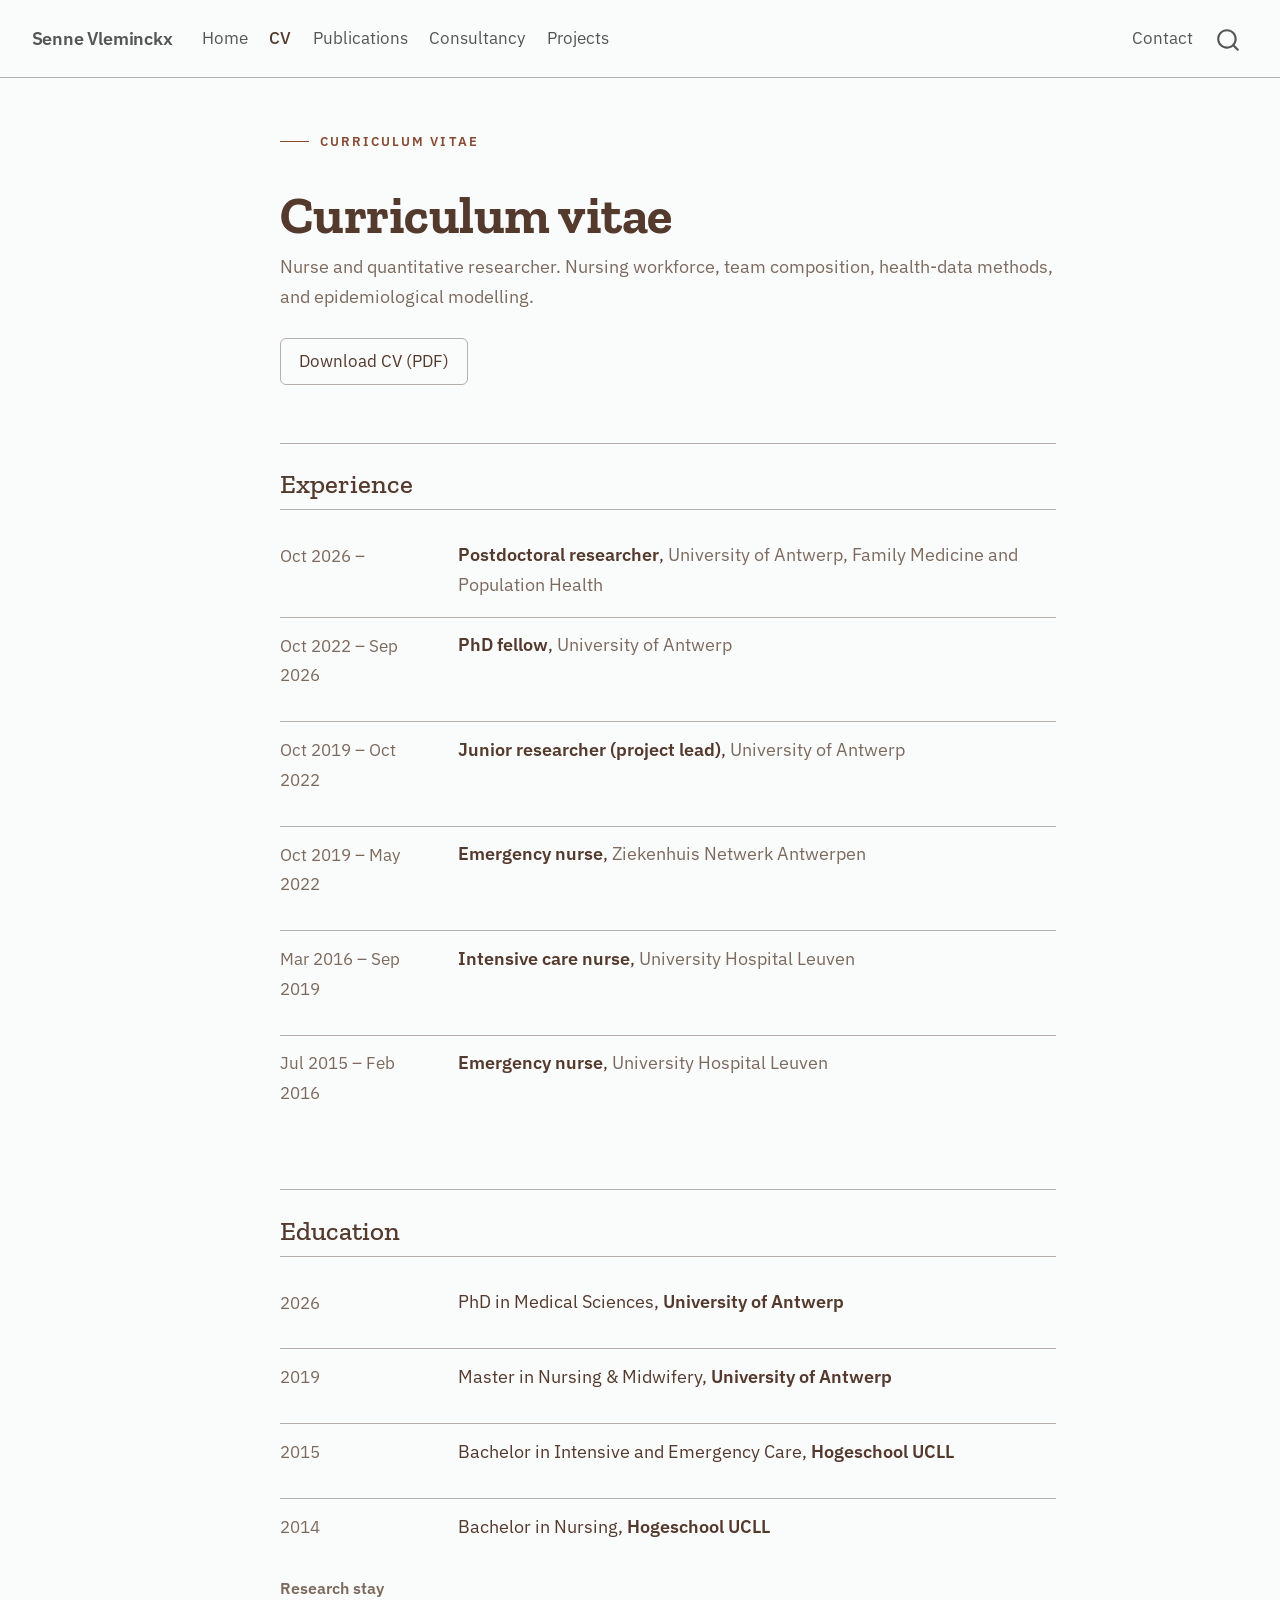
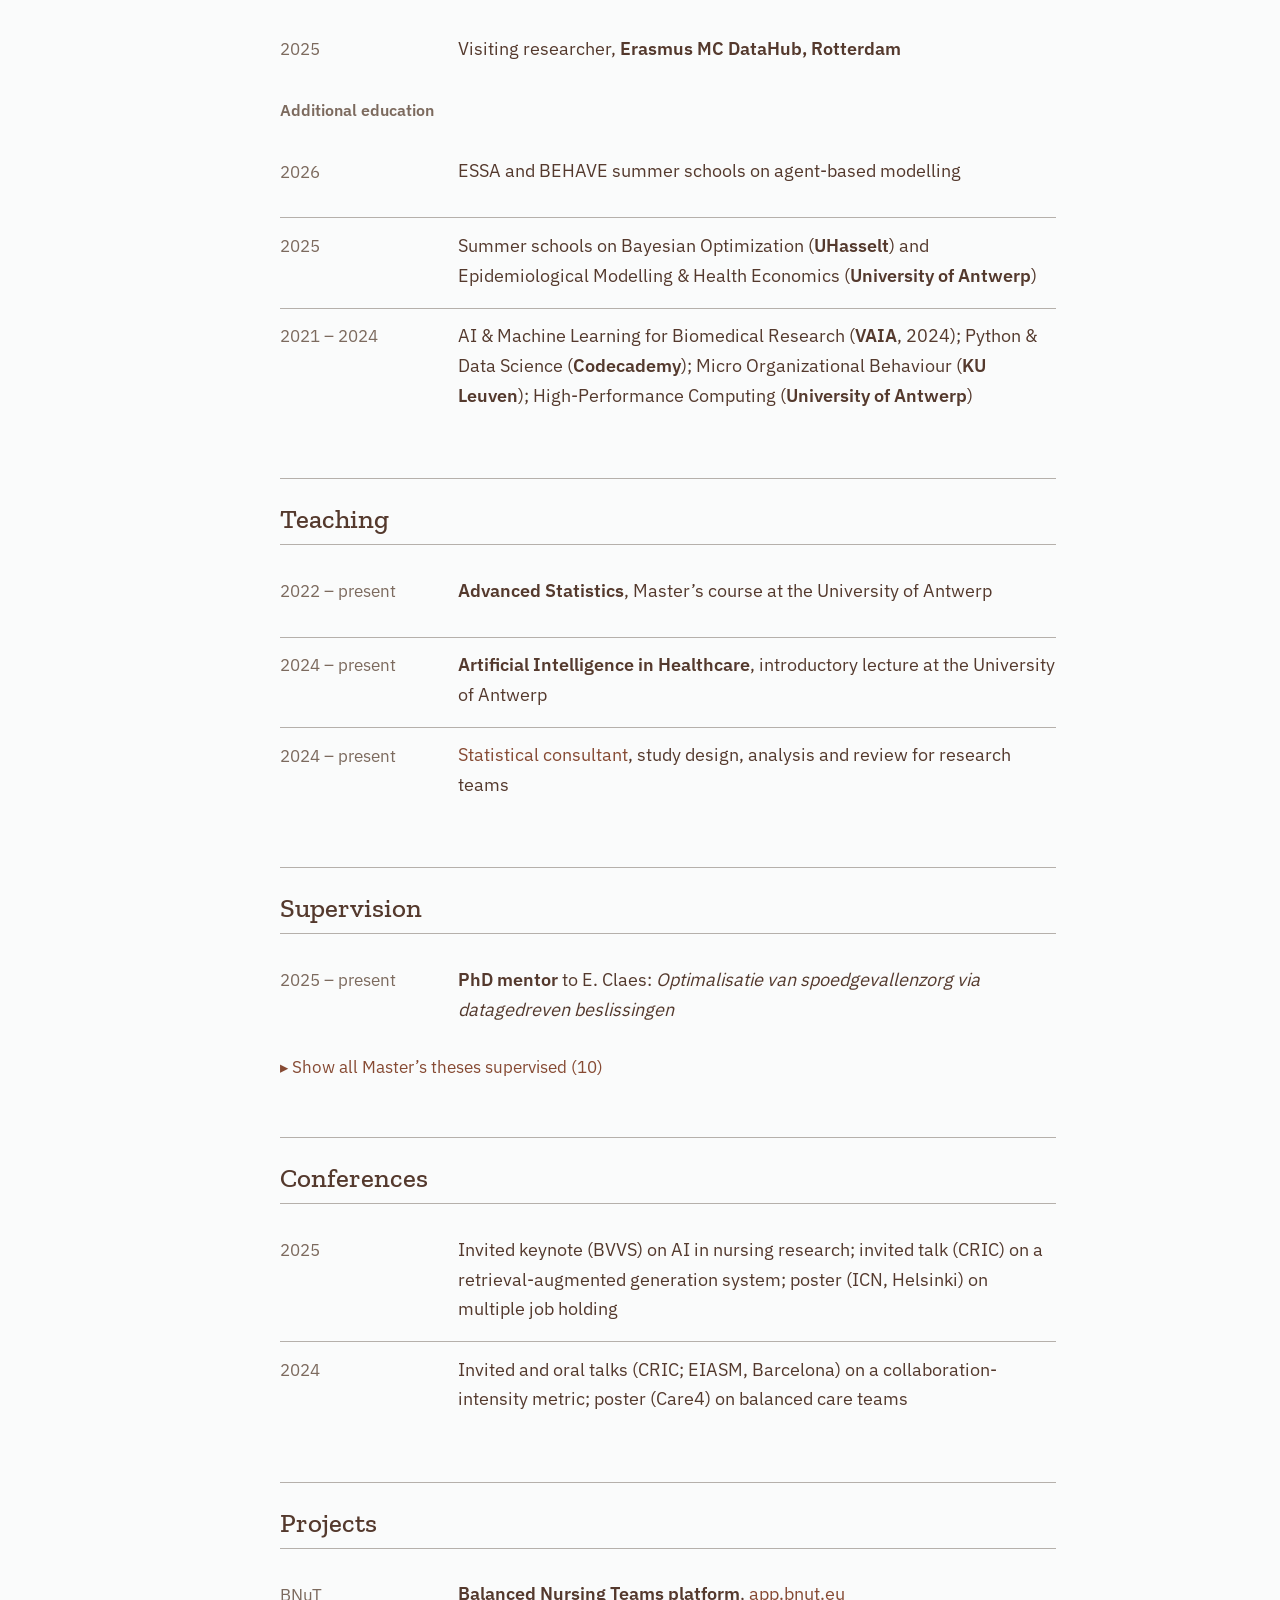
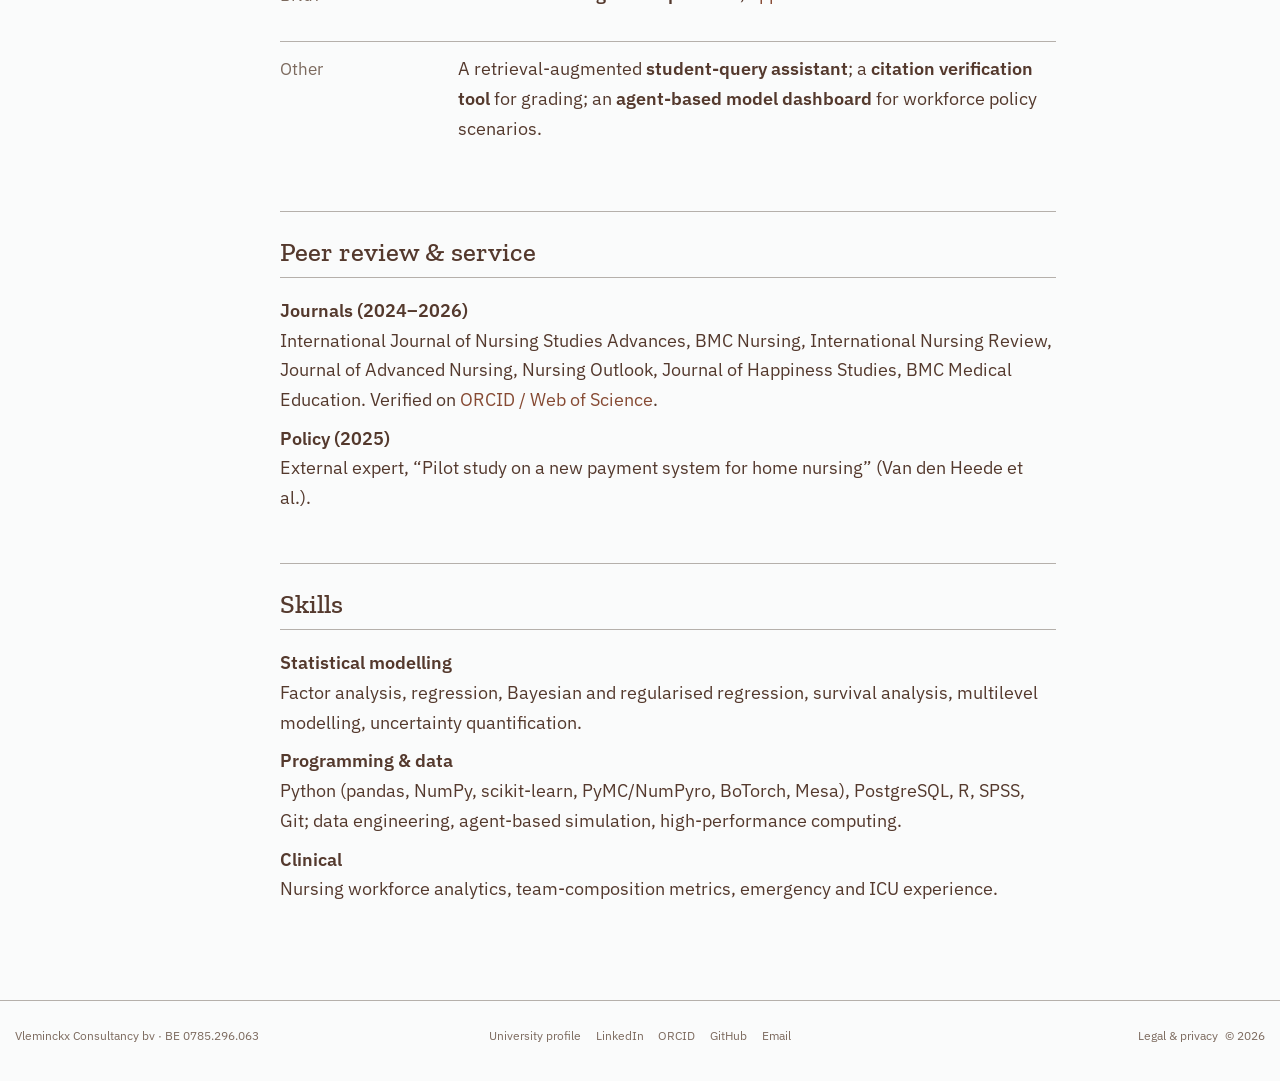
<file: cv.html>
<!DOCTYPE html>
<html xmlns="http://www.w3.org/1999/xhtml" lang="en" xml:lang="en"><head>

<meta charset="utf-8">
<meta name="generator" content="quarto-1.10.18">

<meta name="viewport" content="width=device-width, initial-scale=1.0, user-scalable=yes">


<title>Curriculum vitae – Senne Vleminckx</title>
<style>
/* Default styles provided by pandoc.
** See https://pandoc.org/MANUAL.html#variables-for-html for config info.
*/
span.smallcaps{font-variant: small-caps;}
div.columns{display: flex; gap: 1.5em;}
div.column{flex: auto;}
@media screen {
div.columns{gap: min(4vw, 1.5em);}
div.column{overflow-x: auto;}
}
div.hanging-indent{margin-left: 1.5em; text-indent: -1.5em;}
ul.task-list{list-style: none;}
ul.task-list li input[type="checkbox"] {
  width: 0.8em;
  margin: 0 0.8em 0.2em -1em; /* quarto-specific, see https://github.com/quarto-dev/quarto-cli/issues/4556 */ 
  vertical-align: middle;
}
</style>


<script src="site_libs/quarto-nav/quarto-nav.js"></script>
<script src="site_libs/clipboard/clipboard.min.js"></script>
<script src="site_libs/quarto-search/autocomplete.umd.js"></script>
<script src="site_libs/quarto-search/fuse.min.js"></script>
<script src="site_libs/quarto-search/quarto-search.js"></script>
<meta name="quarto:offset" content="./">
<link href="./assets/img/favicon.svg" rel="icon" type="image/svg+xml">
<script src="site_libs/quarto-html/quarto.js" type="module"></script>
<script src="site_libs/quarto-html/tabsets/tabsets.js" type="module"></script>
<script src="site_libs/quarto-html/popper.min.js"></script>
<script src="site_libs/quarto-html/tippy.umd.min.js"></script>
<link href="site_libs/quarto-html/tippy.css" rel="stylesheet">
<link href="site_libs/quarto-html/quarto-syntax-highlighting-64a204ab8560d761af7679ceaba22944.css" rel="stylesheet" id="quarto-text-highlighting-styles">
<script src="site_libs/bootstrap/bootstrap.min.js"></script>
<link href="site_libs/bootstrap/bootstrap-icons.css" rel="stylesheet">
<link href="site_libs/bootstrap/bootstrap-9b46c1f63804ea88c14e086398d469ac.min.css" rel="stylesheet" append-hash="true" id="quarto-bootstrap" data-mode="light">
<script id="quarto-search-options" type="application/json">{
  "location": "navbar",
  "copy-button": false,
  "collapse-after": 3,
  "panel-placement": "end",
  "type": "overlay",
  "limit": 50,
  "keyboard-shortcut": [
    "f",
    "/",
    "s"
  ],
  "show-item-context": false,
  "language": {
    "search-no-results-text": "No results",
    "search-matching-documents-text": "matching documents",
    "search-copy-link-title": "Copy link to search",
    "search-hide-matches-text": "Hide additional matches",
    "search-more-match-text": "more match in this document",
    "search-more-matches-text": "more matches in this document",
    "search-clear-button-title": "Clear",
    "search-text-placeholder": "",
    "search-detached-cancel-button-title": "Cancel",
    "search-submit-button-title": "Submit",
    "search-label": "Search"
  }
}</script>
<style>html{ scroll-behavior: smooth; }</style>
<link rel="preload" href="./assets/fonts/plex-sans-400.woff2" as="font" type="font/woff2" crossorigin="">
<link rel="preload" href="./assets/fonts/plex-sans-600.woff2" as="font" type="font/woff2" crossorigin="">
<link rel="preload" href="./assets/fonts/zilla-slab-700.woff2" as="font" type="font/woff2" crossorigin="">


<meta property="og:title" content="Curriculum vitae">
<meta property="og:description" content="Nurse and quantitative researcher at the University of Antwerp.">
<meta property="og:site_name" content="Senne Vleminckx">
</head>

<body class="nav-fixed fullcontent quarto-light">

<div id="quarto-search-results"></div>
  <header id="quarto-header" class="headroom fixed-top">
    <nav class="navbar navbar-expand-lg " data-bs-theme="dark">
      <div class="navbar-container container-fluid">
      <div class="navbar-brand-container mx-auto">
    <a class="navbar-brand" href="./index.html">
    <span class="navbar-title">Senne Vleminckx</span>
    </a>
  </div>
            <div id="quarto-search" class="" title="Search"></div>
          <button class="navbar-toggler" type="button" data-bs-toggle="collapse" data-bs-target="#navbarCollapse" aria-controls="navbarCollapse" role="menu" aria-expanded="false" aria-label="Toggle navigation" onclick="if (window.quartoToggleHeadroom) { window.quartoToggleHeadroom(); }">
  <span class="navbar-toggler-icon"></span>
</button>
          <div class="collapse navbar-collapse" id="navbarCollapse">
            <ul class="navbar-nav navbar-nav-scroll me-auto">
  <li class="nav-item">
    <a class="nav-link" href="./index.html"> 
<span class="menu-text">Home</span></a>
  </li>  
  <li class="nav-item">
    <a class="nav-link active" href="./cv.html" aria-current="page"> 
<span class="menu-text">CV</span></a>
  </li>  
  <li class="nav-item">
    <a class="nav-link" href="./publications.html"> 
<span class="menu-text">Publications</span></a>
  </li>  
  <li class="nav-item">
    <a class="nav-link" href="./consultancy.html"> 
<span class="menu-text">Consultancy</span></a>
  </li>  
  <li class="nav-item">
    <a class="nav-link" href="./projects.html"> 
<span class="menu-text">Projects</span></a>
  </li>  
</ul>
            <ul class="navbar-nav navbar-nav-scroll ms-auto">
  <li class="nav-item">
    <a class="nav-link" href="./contact.html"> 
<span class="menu-text">Contact</span></a>
  </li>  
</ul>
          </div> <!-- /navcollapse -->
            <div class="quarto-navbar-tools">
</div>
      </div> <!-- /container-fluid -->
    </nav>
</header>
<!-- content -->
<div id="quarto-content" class="quarto-container page-columns page-rows-contents page-layout-article page-navbar">
<!-- sidebar -->
<!-- margin-sidebar -->
    
<!-- main -->
<main class="content" id="quarto-document-content"><header id="title-block-header" class="quarto-title-block"></header>
<a href="#quarto-content" class="skip-link">Skip to content</a>




<p><span class="eyebrow">Curriculum vitae</span></p>
<section id="curriculum-vitae" class="level1">
<h1>Curriculum vitae</h1>
<p><span class="cv-lead">Nurse and quantitative researcher. Nursing workforce, team composition, health-data methods, and epidemiological modelling.</span></p>
<p><a href="assets/cv.pdf" class="pill">Download CV (PDF)</a></p>
<section id="experience" class="level2">
<h2 data-anchor-id="experience">Experience</h2>
<div class="cv-entry">
<p><span class="cv-when">Oct 2026 –</span></p>
<div class="cv-what">
<p><span class="cv-role">Postdoctoral researcher</span>, <span class="cv-where">University of Antwerp, Family Medicine and Population Health</span></p>
</div>
</div>
<div class="cv-entry">
<p><span class="cv-when">Oct 2022 – Sep 2026</span></p>
<div class="cv-what">
<p><span class="cv-role">PhD fellow</span>, <span class="cv-where">University of Antwerp</span></p>
</div>
</div>
<div class="cv-entry">
<p><span class="cv-when">Oct 2019 – Oct 2022</span></p>
<div class="cv-what">
<p><span class="cv-role">Junior researcher (project lead)</span>, <span class="cv-where">University of Antwerp</span></p>
</div>
</div>
<div class="cv-entry">
<p><span class="cv-when">Oct 2019 – May 2022</span></p>
<div class="cv-what">
<p><span class="cv-role">Emergency nurse</span>, <span class="cv-where">Ziekenhuis Netwerk Antwerpen</span></p>
</div>
</div>
<div class="cv-entry">
<p><span class="cv-when">Mar 2016 – Sep 2019</span></p>
<div class="cv-what">
<p><span class="cv-role">Intensive care nurse</span>, <span class="cv-where">University Hospital Leuven</span></p>
</div>
</div>
<div class="cv-entry">
<p><span class="cv-when">Jul 2015 – Feb 2016</span></p>
<div class="cv-what">
<p><span class="cv-role">Emergency nurse</span>, <span class="cv-where">University Hospital Leuven</span></p>
</div>
</div>
</section>
<section id="education" class="level2">
<h2 data-anchor-id="education">Education</h2>
<div class="cv-entry">
<p><span class="cv-when">2026</span></p>
<div class="cv-what">
<p>PhD in Medical Sciences, <strong>University of Antwerp</strong></p>
</div>
</div>
<div class="cv-entry">
<p><span class="cv-when">2019</span></p>
<div class="cv-what">
<p>Master in Nursing &amp; Midwifery, <strong>University of Antwerp</strong></p>
</div>
</div>
<div class="cv-entry">
<p><span class="cv-when">2015</span></p>
<div class="cv-what">
<p>Bachelor in Intensive and Emergency Care, <strong>Hogeschool UCLL</strong></p>
</div>
</div>
<div class="cv-entry">
<p><span class="cv-when">2014</span></p>
<div class="cv-what">
<p>Bachelor in Nursing, <strong>Hogeschool UCLL</strong></p>
</div>
</div>
<p><span class="cv-subgroup">Research stay</span></p>
<div class="cv-entry">
<p><span class="cv-when">2025</span></p>
<div class="cv-what">
<p>Visiting researcher, <strong>Erasmus MC DataHub, Rotterdam</strong></p>
</div>
</div>
<p><span class="cv-subgroup">Additional education</span></p>
<div class="cv-entry">
<p><span class="cv-when">2026</span></p>
<div class="cv-what">
<p>ESSA and BEHAVE summer schools on agent-based modelling</p>
</div>
</div>
<div class="cv-entry">
<p><span class="cv-when">2025</span></p>
<div class="cv-what">
<p>Summer schools on Bayesian Optimization (<strong>UHasselt</strong>) and Epidemiological Modelling &amp; Health Economics (<strong>University of Antwerp</strong>)</p>
</div>
</div>
<div class="cv-entry">
<p><span class="cv-when">2021 – 2024</span></p>
<div class="cv-what">
<p>AI &amp; Machine Learning for Biomedical Research (<strong>VAIA</strong>, 2024); Python &amp; Data Science (<strong>Codecademy</strong>); Micro Organizational Behaviour (<strong>KU Leuven</strong>); High-Performance Computing (<strong>University of Antwerp</strong>)</p>
</div>
</div>
</section>
<section id="teaching" class="level2">
<h2 data-anchor-id="teaching">Teaching</h2>
<div class="cv-entry">
<p><span class="cv-when">2022 – present</span></p>
<div class="cv-what">
<p><strong>Advanced Statistics</strong>, Master’s course at the University of Antwerp</p>
</div>
</div>
<div class="cv-entry">
<p><span class="cv-when">2024 – present</span></p>
<div class="cv-what">
<p><strong>Artificial Intelligence in Healthcare</strong>, introductory lecture at the University of Antwerp</p>
</div>
</div>
<div class="cv-entry">
<p><span class="cv-when">2024 – present</span></p>
<div class="cv-what">
<p><strong><a href="./consultancy.html">Statistical consultant</a></strong>, study design, analysis and review for research teams</p>
</div>
</div>
</section>
<section id="supervision" class="level2">
<h2 data-anchor-id="supervision">Supervision</h2>
<div class="cv-entry">
<p><span class="cv-when">2025 – present</span></p>
<div class="cv-what">
<p><span class="cv-role">PhD mentor</span> to E. Claes: <em>Optimalisatie van spoedgevallenzorg via datagedreven beslissingen</em></p>
</div>
</div>
<details class="cv-more">
<summary>
Show all Master’s theses supervised (10)
</summary>
<p><span class="cv-subgroup">Master in Nursing and Midwifery, University of Antwerp</span></p>
<div class="cv-entry">
<p><span class="cv-when">2025 – 2026</span></p>
<div class="cv-what">
<p>Jansen, J.: <em>kennistest AI-basisprincipes bij verpleegkundigen en studenten verpleegkunde</em> · Dijckmans, E.: <em>kennistest AI in de gezondheidszorg bij artsen en studenten geneeskunde</em> · Installé, S.: <em>datagedreven leiderschap in Vlaamse ziekenhuizen</em> · Arntz, A.: <em>lighting conditions and video-assessed clinical deterioration (NIPDS)</em></p>
</div>
</div>
<div class="cv-entry">
<p><span class="cv-when">2024 – 2025</span></p>
<div class="cv-what">
<p>Van Oorschot, C.: <em>absenteïsme bij zorgpersoneel in een ziekenhuisnetwerk</em> · De Schrijver, C.: <em>meetinstrument voor datagedreven besluitvorming bij leidinggevenden (Delphi)</em></p>
</div>
</div>
<div class="cv-entry">
<p><span class="cv-when">2022 – 2024</span></p>
<div class="cv-what">
<p>Neyens, L.: <em>machine-learningmodel voor triage en patiëntenallocatie op spoed</em> · Michielsen, A.: <em>voorspellende factoren voor ligduur op spoedgevallen</em></p>
</div>
</div>
<p><span class="cv-subgroup">Other programmes</span></p>
<div class="cv-entry">
<p><span class="cv-when">2024 – 2025</span></p>
<div class="cv-what">
<p>Goos, M. &amp; Vanuffelen, Z.: <em>pre-implementatie van BNuT binnen AZ Klina</em> (Organisation and Management) · Van Reusel, C.: <em>software spin-off business model</em> (Applied Economic Sciences)</p>
</div>
</div>
</details>
</section>
<section id="conferences" class="level2">
<h2 data-anchor-id="conferences">Conferences</h2>
<div class="cv-entry">
<p><span class="cv-when">2025</span></p>
<div class="cv-what">
<p>Invited keynote (BVVS) on AI in nursing research; invited talk (CRIC) on a retrieval-augmented generation system; poster (ICN, Helsinki) on multiple job holding</p>
</div>
</div>
<div class="cv-entry">
<p><span class="cv-when">2024</span></p>
<div class="cv-what">
<p>Invited and oral talks (CRIC; EIASM, Barcelona) on a collaboration-intensity metric; poster (Care4) on balanced care teams</p>
</div>
</div>
</section>
<section id="projects" class="level2">
<h2 data-anchor-id="projects">Projects</h2>
<div class="cv-entry">
<p><span class="cv-when">BNuT</span></p>
<div class="cv-what">
<p><strong>Balanced Nursing Teams platform</strong>, <a href="http://app.bnut.eu">app.bnut.eu</a></p>
</div>
</div>
<div class="cv-entry">
<p><span class="cv-when">Other</span></p>
<div class="cv-what">
<p>A retrieval-augmented <strong>student-query assistant</strong>; a <strong>citation verification tool</strong> for grading; an <strong>agent-based model dashboard</strong> for workforce policy scenarios.</p>
</div>
</div>
</section>
<section id="peer-review-service" class="level2">
<h2 data-anchor-id="peer-review-service">Peer review &amp; service</h2>
<dl>
<dt><strong>Journals (2024–2026)</strong></dt>
<dd>
International Journal of Nursing Studies Advances, BMC Nursing, International Nursing Review, Journal of Advanced Nursing, Nursing Outlook, Journal of Happiness Studies, BMC Medical Education. Verified on <a href="https://orcid.org/0000-0001-9647-4785">ORCID / Web of Science</a>.
</dd>
<dt><strong>Policy (2025)</strong></dt>
<dd>
External expert, “Pilot study on a new payment system for home nursing” (Van den Heede et al.).
</dd>
</dl>
</section>
<section id="skills" class="level2">
<h2 data-anchor-id="skills">Skills</h2>
<dl>
<dt><strong>Statistical modelling</strong></dt>
<dd>
Factor analysis, regression, Bayesian and regularised regression, survival analysis, multilevel modelling, uncertainty quantification.
</dd>
<dt><strong>Programming &amp; data</strong></dt>
<dd>
Python (pandas, NumPy, scikit-learn, PyMC/NumPyro, BoTorch, Mesa), PostgreSQL, R, SPSS, Git; data engineering, agent-based simulation, high-performance computing.
</dd>
<dt><strong>Clinical</strong></dt>
<dd>
Nursing workforce analytics, team-composition metrics, emergency and ICU experience.
</dd>
</dl>


</section>
</section>

</main> <!-- /main -->
<script id="quarto-html-after-body" type="application/javascript">
  window.document.addEventListener("DOMContentLoaded", function (event) {
    const isCodeAnnotation = (el) => {
      for (const clz of el.classList) {
        if (clz.startsWith('code-annotation-')) {                     
          return true;
        }
      }
      return false;
    }
    const onCopySuccess = function(e) {
      // button target
      const button = e.trigger;
      // don't keep focus
      button.blur();
      // flash "checked"
      button.classList.add('code-copy-button-checked');
      var currentTitle = button.getAttribute("title");
      button.setAttribute("title", "Copied!");
      let tooltip;
      if (window.bootstrap) {
        button.setAttribute("data-bs-toggle", "tooltip");
        button.setAttribute("data-bs-placement", "left");
        button.setAttribute("data-bs-title", "Copied!");
        tooltip = new bootstrap.Tooltip(button, 
          { trigger: "manual", 
            customClass: "code-copy-button-tooltip",
            offset: [0, -8]});
        tooltip.show();    
      }
      setTimeout(function() {
        if (tooltip) {
          tooltip.hide();
          button.removeAttribute("data-bs-title");
          button.removeAttribute("data-bs-toggle");
          button.removeAttribute("data-bs-placement");
        }
        button.setAttribute("title", currentTitle);
        button.classList.remove('code-copy-button-checked');
      }, 1000);
      // clear code selection
      e.clearSelection();
    }
    const getTextToCopy = function(trigger) {
      const outerScaffold = trigger.parentElement.cloneNode(true);
      const codeEl = outerScaffold.querySelector('code');
      for (const childEl of codeEl.children) {
        if (isCodeAnnotation(childEl)) {
          childEl.remove();
        }
      }
      return codeEl.innerText;
    }
    const clipboard = new window.ClipboardJS('.code-copy-button:not([data-in-quarto-modal])', {
      text: getTextToCopy
    });
    clipboard.on('success', onCopySuccess);
    if (window.document.getElementById('quarto-embedded-source-code-modal')) {
      const clipboardModal = new window.ClipboardJS('.code-copy-button[data-in-quarto-modal]', {
        text: getTextToCopy,
        container: window.document.getElementById('quarto-embedded-source-code-modal')
      });
      clipboardModal.on('success', onCopySuccess);
    }
      var localhostRegex = new RegExp(/^(?:http|https):\/\/localhost\:?[0-9]*\//);
      var mailtoRegex = new RegExp(/^mailto:/);
        var filterRegex = new RegExp("https:\/\/sennevleminckx\.be");
      var isInternal = (href) => {
          return filterRegex.test(href) || localhostRegex.test(href) || mailtoRegex.test(href);
      }
      // Inspect non-navigation links and adorn them if external
     var links = window.document.querySelectorAll('a[href]:not(.nav-link):not(.navbar-brand):not(.toc-action):not(.sidebar-link):not(.sidebar-item-toggle):not(.pagination-link):not(.no-external):not([aria-hidden]):not(.dropdown-item):not(.quarto-navigation-tool):not(.about-link)');
      for (var i=0; i<links.length; i++) {
        const link = links[i];
        if (!isInternal(link.href)) {
          // undo the damage that might have been done by quarto-nav.js in the case of
          // links that we want to consider external
          if (link.dataset.originalHref !== undefined) {
            link.href = link.dataset.originalHref;
          }
            // target, if specified
            link.setAttribute("target", "_blank");
            if (link.getAttribute("rel") === null) {
              link.setAttribute("rel", "noopener");
            }
        }
      }
    function tippyHover(el, contentFn, onTriggerFn, onUntriggerFn) {
      const config = {
        allowHTML: true,
        maxWidth: 500,
        delay: 100,
        arrow: false,
        appendTo: function(el) {
            return el.parentElement;
        },
        interactive: true,
        interactiveBorder: 10,
        theme: 'quarto',
        placement: 'bottom-start',
      };
      if (contentFn) {
        config.content = contentFn;
      }
      if (onTriggerFn) {
        config.onTrigger = onTriggerFn;
      }
      if (onUntriggerFn) {
        config.onUntrigger = onUntriggerFn;
      }
      window.tippy(el, config); 
    }
    const noterefs = window.document.querySelectorAll('a[role="doc-noteref"]');
    for (var i=0; i<noterefs.length; i++) {
      const ref = noterefs[i];
      tippyHover(ref, function() {
        // use id or data attribute instead here
        let href = ref.getAttribute('data-footnote-href') || ref.getAttribute('href');
        try { href = new URL(href).hash; } catch {}
        const id = href.replace(/^#\/?/, "");
        const note = window.document.getElementById(id);
        if (note) {
          return note.innerHTML;
        } else {
          return "";
        }
      });
    }
    const xrefs = window.document.querySelectorAll('a.quarto-xref');
    const processXRef = (id, note) => {
      // Strip column container classes
      const stripColumnClz = (el) => {
        el.classList.remove("page-full", "page-columns");
        if (el.children) {
          for (const child of el.children) {
            stripColumnClz(child);
          }
        }
      }
      stripColumnClz(note)
      if (id === null || id.startsWith('sec-')) {
        // Special case sections, only their first couple elements
        const container = document.createElement("div");
        if (note.children && note.children.length > 2) {
          container.appendChild(note.children[0].cloneNode(true));
          for (let i = 1; i < note.children.length; i++) {
            const child = note.children[i];
            if (child.tagName === "P" && child.innerText === "") {
              continue;
            } else {
              container.appendChild(child.cloneNode(true));
              break;
            }
          }
          if (window.Quarto?.typesetMath) {
            window.Quarto.typesetMath(container);
          }
          return container.innerHTML
        } else {
          if (window.Quarto?.typesetMath) {
            window.Quarto.typesetMath(note);
          }
          return note.innerHTML;
        }
      } else {
        // Remove any anchor links if they are present
        const anchorLink = note.querySelector('a.anchorjs-link');
        if (anchorLink) {
          anchorLink.remove();
        }
        if (window.Quarto?.typesetMath) {
          window.Quarto.typesetMath(note);
        }
        if (note.classList.contains("callout")) {
          return note.outerHTML;
        } else {
          return note.innerHTML;
        }
      }
    }
    for (var i=0; i<xrefs.length; i++) {
      const xref = xrefs[i];
      tippyHover(xref, undefined, function(instance) {
        instance.disable();
        let url = xref.getAttribute('href');
        let hash = undefined; 
        if (url.startsWith('#')) {
          hash = url;
        } else {
          try { hash = new URL(url).hash; } catch {}
        }
        if (hash) {
          const id = hash.replace(/^#\/?/, "");
          const note = window.document.getElementById(id);
          if (note !== null) {
            try {
              const html = processXRef(id, note.cloneNode(true));
              instance.setContent(html);
            } finally {
              instance.enable();
              instance.show();
            }
          } else {
            // See if we can fetch this
            fetch(url.split('#')[0])
            .then(res => res.text())
            .then(html => {
              const parser = new DOMParser();
              const htmlDoc = parser.parseFromString(html, "text/html");
              const note = htmlDoc.getElementById(id);
              if (note !== null) {
                const html = processXRef(id, note);
                instance.setContent(html);
              } 
            }).finally(() => {
              instance.enable();
              instance.show();
            });
          }
        } else {
          // See if we can fetch a full url (with no hash to target)
          // This is a special case and we should probably do some content thinning / targeting
          fetch(url)
          .then(res => res.text())
          .then(html => {
            const parser = new DOMParser();
            const htmlDoc = parser.parseFromString(html, "text/html");
            const note = htmlDoc.querySelector('main.content');
            if (note !== null) {
              // This should only happen for chapter cross references
              // (since there is no id in the URL)
              // remove the first header
              if (note.children.length > 0 && note.children[0].tagName === "HEADER") {
                note.children[0].remove();
              }
              const html = processXRef(null, note);
              instance.setContent(html);
            } 
          }).finally(() => {
            instance.enable();
            instance.show();
          });
        }
      }, function(instance) {
      });
    }
        let selectedAnnoteEl;
        const selectorForAnnotation = ( cell, annotation) => {
          let cellAttr = 'data-code-cell="' + cell + '"';
          let lineAttr = 'data-code-annotation="' +  annotation + '"';
          const selector = 'span[' + cellAttr + '][' + lineAttr + ']';
          return selector;
        }
        const selectCodeLines = (annoteEl) => {
          const doc = window.document;
          const targetCell = annoteEl.getAttribute("data-target-cell");
          const targetAnnotation = annoteEl.getAttribute("data-target-annotation");
          const annoteSpan = window.document.querySelector(selectorForAnnotation(targetCell, targetAnnotation));
          const lines = annoteSpan.getAttribute("data-code-lines").split(",");
          const lineIds = lines.map((line) => {
            return targetCell + "-" + line;
          })
          let top = null;
          let height = null;
          let parent = null;
          if (lineIds.length > 0) {
              //compute the position of the single el (top and bottom and make a div)
              const el = window.document.getElementById(lineIds[0]);
              top = el.offsetTop;
              height = el.offsetHeight;
              parent = el.parentElement.parentElement;
            if (lineIds.length > 1) {
              const lastEl = window.document.getElementById(lineIds[lineIds.length - 1]);
              const bottom = lastEl.offsetTop + lastEl.offsetHeight;
              height = bottom - top;
            }
            if (top !== null && height !== null && parent !== null) {
              // cook up a div (if necessary) and position it 
              let div = window.document.getElementById("code-annotation-line-highlight");
              if (div === null) {
                div = window.document.createElement("div");
                div.setAttribute("id", "code-annotation-line-highlight");
                div.style.position = 'absolute';
                parent.appendChild(div);
              }
              div.style.top = top - 2 + "px";
              div.style.height = height + 4 + "px";
              div.style.left = 0;
              let gutterDiv = window.document.getElementById("code-annotation-line-highlight-gutter");
              if (gutterDiv === null) {
                gutterDiv = window.document.createElement("div");
                gutterDiv.setAttribute("id", "code-annotation-line-highlight-gutter");
                gutterDiv.style.position = 'absolute';
                const codeCell = window.document.getElementById(targetCell);
                const gutter = codeCell.querySelector('.code-annotation-gutter');
                gutter.appendChild(gutterDiv);
              }
              gutterDiv.style.top = top - 2 + "px";
              gutterDiv.style.height = height + 4 + "px";
            }
            selectedAnnoteEl = annoteEl;
          }
        };
        const unselectCodeLines = () => {
          const elementsIds = ["code-annotation-line-highlight", "code-annotation-line-highlight-gutter"];
          elementsIds.forEach((elId) => {
            const div = window.document.getElementById(elId);
            if (div) {
              div.remove();
            }
          });
          selectedAnnoteEl = undefined;
        };
          // Handle positioning of the toggle
      window.addEventListener(
        "resize",
        throttle(() => {
          elRect = undefined;
          if (selectedAnnoteEl) {
            selectCodeLines(selectedAnnoteEl);
          }
        }, 10)
      );
      function throttle(fn, ms) {
      let throttle = false;
      let timer;
        return (...args) => {
          if(!throttle) { // first call gets through
              fn.apply(this, args);
              throttle = true;
          } else { // all the others get throttled
              if(timer) clearTimeout(timer); // cancel #2
              timer = setTimeout(() => {
                fn.apply(this, args);
                timer = throttle = false;
              }, ms);
          }
        };
      }
        // Attach click handler to the DT
        const annoteDls = window.document.querySelectorAll('dt[data-target-cell]');
        for (const annoteDlNode of annoteDls) {
          annoteDlNode.addEventListener('click', (event) => {
            const clickedEl = event.target;
            if (clickedEl !== selectedAnnoteEl) {
              unselectCodeLines();
              const activeEl = window.document.querySelector('dt[data-target-cell].code-annotation-active');
              if (activeEl) {
                activeEl.classList.remove('code-annotation-active');
              }
              selectCodeLines(clickedEl);
              clickedEl.classList.add('code-annotation-active');
            } else {
              // Unselect the line
              unselectCodeLines();
              clickedEl.classList.remove('code-annotation-active');
            }
          });
        }
    const findCites = (el) => {
      const parentEl = el.parentElement;
      if (parentEl) {
        const cites = parentEl.dataset.cites;
        if (cites) {
          return {
            el,
            cites: cites.split(' ')
          };
        } else {
          return findCites(el.parentElement)
        }
      } else {
        return undefined;
      }
    };
    var bibliorefs = window.document.querySelectorAll('a[role="doc-biblioref"]');
    for (var i=0; i<bibliorefs.length; i++) {
      const ref = bibliorefs[i];
      const citeInfo = findCites(ref);
      if (citeInfo) {
        tippyHover(citeInfo.el, function() {
          var popup = window.document.createElement('div');
          citeInfo.cites.forEach(function(cite) {
            var citeDiv = window.document.createElement('div');
            citeDiv.classList.add('hanging-indent');
            citeDiv.classList.add('csl-entry');
            var biblioDiv = window.document.getElementById('ref-' + cite);
            if (biblioDiv) {
              citeDiv.innerHTML = biblioDiv.innerHTML;
            }
            popup.appendChild(citeDiv);
          });
          return popup.innerHTML;
        });
      }
    }
  });
  </script>
</div> <!-- /content -->
<footer class="footer">
  <div class="nav-footer">
    <div class="nav-footer-left">
      <ul class="footer-items list-unstyled">
    <li class="nav-item">
 Vleminckx Consultancy bv · BE 0785.296.063
  </li>  
</ul>
    </div>   
    <div class="nav-footer-center">
      <ul class="footer-items list-unstyled">
    <li class="nav-item">
    <a class="nav-link" href="https://www.uantwerpen.be/en/staff/senne-vleminckx/">
<p>University profile</p>
</a>
  </li>  
    <li class="nav-item">
    <a class="nav-link" href="https://www.linkedin.com/in/senne-vleminckx/">
<p>LinkedIn</p>
</a>
  </li>  
    <li class="nav-item">
    <a class="nav-link" href="https://orcid.org/0000-0001-9647-4785">
<p>ORCID</p>
</a>
  </li>  
    <li class="nav-item">
    <a class="nav-link" href="https://github.com/Sennevleminckx">
<p>GitHub</p>
</a>
  </li>  
    <li class="nav-item">
    <a class="nav-link" href="mailto:senne.vleminckx@icloud.com">
<p>Email</p>
</a>
  </li>  
</ul>
    </div>
    <div class="nav-footer-right">
      <ul class="footer-items list-unstyled">
    <li class="nav-item">
    <a class="nav-link" href="./legal.html">
<p>Legal &amp; privacy</p>
</a>
  </li>  
    <li class="nav-item">
 © 2026
  </li>  
</ul>
    </div>
  </div>
</footer>




<script src="site_libs/quarto-html/zenscroll-min.js"></script>
</body></html>
</file>
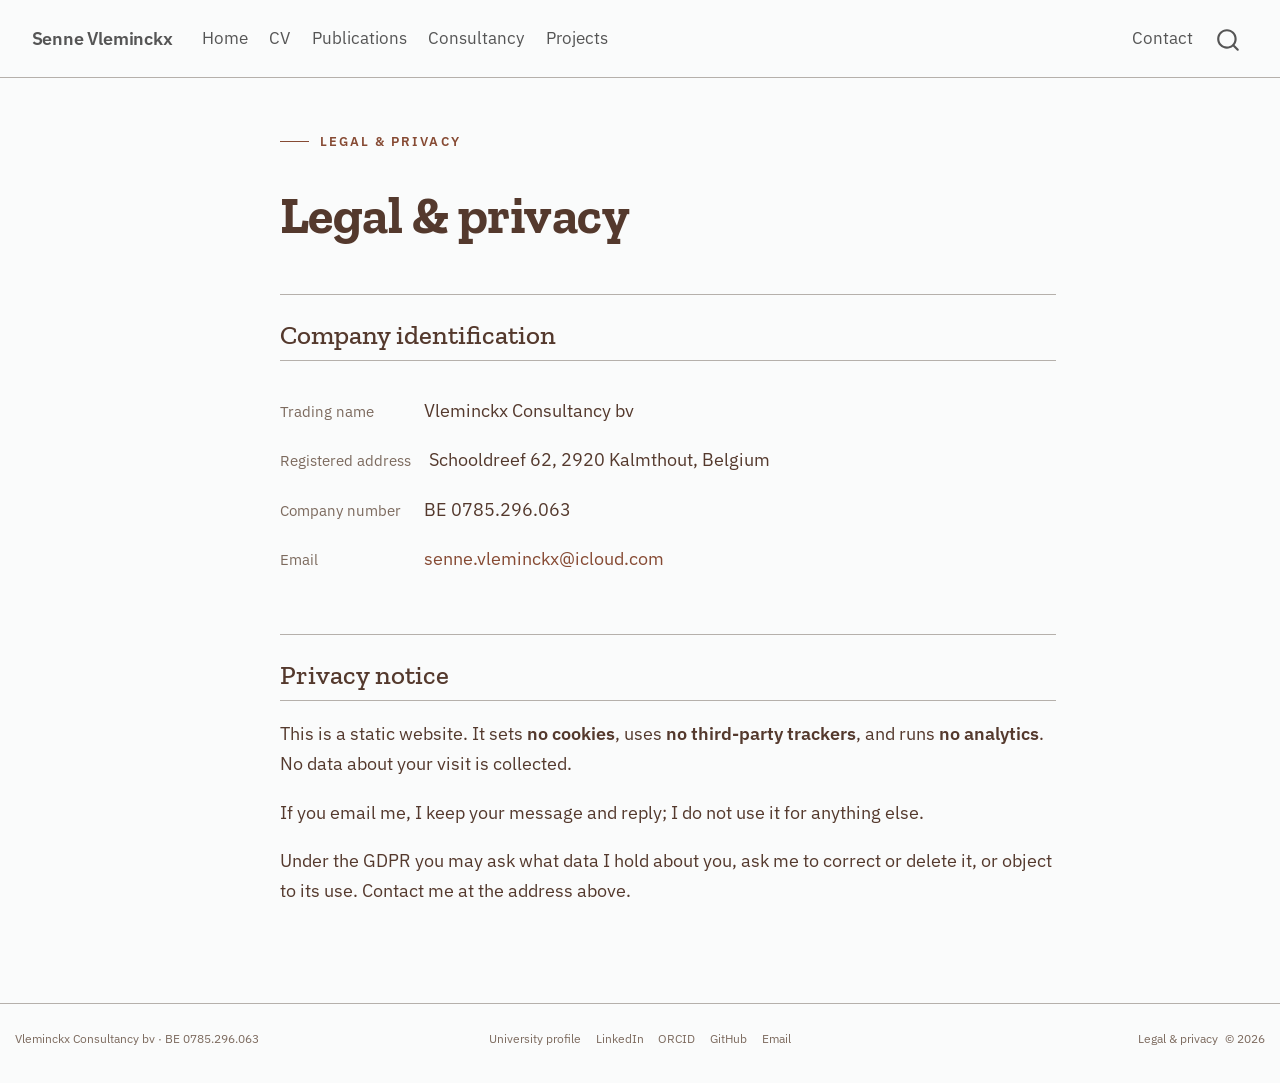
<file: legal.html>
<!DOCTYPE html>
<html xmlns="http://www.w3.org/1999/xhtml" lang="en" xml:lang="en"><head>

<meta charset="utf-8">
<meta name="generator" content="quarto-1.10.18">

<meta name="viewport" content="width=device-width, initial-scale=1.0, user-scalable=yes">


<title>Legal &amp; privacy – Senne Vleminckx</title>
<style>
/* Default styles provided by pandoc.
** See https://pandoc.org/MANUAL.html#variables-for-html for config info.
*/
span.smallcaps{font-variant: small-caps;}
div.columns{display: flex; gap: 1.5em;}
div.column{flex: auto;}
@media screen {
div.columns{gap: min(4vw, 1.5em);}
div.column{overflow-x: auto;}
}
div.hanging-indent{margin-left: 1.5em; text-indent: -1.5em;}
ul.task-list{list-style: none;}
ul.task-list li input[type="checkbox"] {
  width: 0.8em;
  margin: 0 0.8em 0.2em -1em; /* quarto-specific, see https://github.com/quarto-dev/quarto-cli/issues/4556 */ 
  vertical-align: middle;
}
</style>


<script src="site_libs/quarto-nav/quarto-nav.js"></script>
<script src="site_libs/clipboard/clipboard.min.js"></script>
<script src="site_libs/quarto-search/autocomplete.umd.js"></script>
<script src="site_libs/quarto-search/fuse.min.js"></script>
<script src="site_libs/quarto-search/quarto-search.js"></script>
<meta name="quarto:offset" content="./">
<link href="./assets/img/favicon.svg" rel="icon" type="image/svg+xml">
<script src="site_libs/quarto-html/quarto.js" type="module"></script>
<script src="site_libs/quarto-html/tabsets/tabsets.js" type="module"></script>
<script src="site_libs/quarto-html/popper.min.js"></script>
<script src="site_libs/quarto-html/tippy.umd.min.js"></script>
<link href="site_libs/quarto-html/tippy.css" rel="stylesheet">
<link href="site_libs/quarto-html/quarto-syntax-highlighting-64a204ab8560d761af7679ceaba22944.css" rel="stylesheet" id="quarto-text-highlighting-styles">
<script src="site_libs/bootstrap/bootstrap.min.js"></script>
<link href="site_libs/bootstrap/bootstrap-icons.css" rel="stylesheet">
<link href="site_libs/bootstrap/bootstrap-9b46c1f63804ea88c14e086398d469ac.min.css" rel="stylesheet" append-hash="true" id="quarto-bootstrap" data-mode="light">
<script id="quarto-search-options" type="application/json">{
  "location": "navbar",
  "copy-button": false,
  "collapse-after": 3,
  "panel-placement": "end",
  "type": "overlay",
  "limit": 50,
  "keyboard-shortcut": [
    "f",
    "/",
    "s"
  ],
  "show-item-context": false,
  "language": {
    "search-no-results-text": "No results",
    "search-matching-documents-text": "matching documents",
    "search-copy-link-title": "Copy link to search",
    "search-hide-matches-text": "Hide additional matches",
    "search-more-match-text": "more match in this document",
    "search-more-matches-text": "more matches in this document",
    "search-clear-button-title": "Clear",
    "search-text-placeholder": "",
    "search-detached-cancel-button-title": "Cancel",
    "search-submit-button-title": "Submit",
    "search-label": "Search"
  }
}</script>
<style>html{ scroll-behavior: smooth; }</style>
<link rel="preload" href="./assets/fonts/plex-sans-400.woff2" as="font" type="font/woff2" crossorigin="">
<link rel="preload" href="./assets/fonts/plex-sans-600.woff2" as="font" type="font/woff2" crossorigin="">
<link rel="preload" href="./assets/fonts/zilla-slab-700.woff2" as="font" type="font/woff2" crossorigin="">


<meta property="og:title" content="Legal &amp; privacy">
<meta property="og:description" content="Nurse and quantitative researcher at the University of Antwerp.">
<meta property="og:site_name" content="Senne Vleminckx">
</head>

<body class="nav-fixed fullcontent quarto-light">

<div id="quarto-search-results"></div>
  <header id="quarto-header" class="headroom fixed-top">
    <nav class="navbar navbar-expand-lg " data-bs-theme="dark">
      <div class="navbar-container container-fluid">
      <div class="navbar-brand-container mx-auto">
    <a class="navbar-brand" href="./index.html">
    <span class="navbar-title">Senne Vleminckx</span>
    </a>
  </div>
            <div id="quarto-search" class="" title="Search"></div>
          <button class="navbar-toggler" type="button" data-bs-toggle="collapse" data-bs-target="#navbarCollapse" aria-controls="navbarCollapse" role="menu" aria-expanded="false" aria-label="Toggle navigation" onclick="if (window.quartoToggleHeadroom) { window.quartoToggleHeadroom(); }">
  <span class="navbar-toggler-icon"></span>
</button>
          <div class="collapse navbar-collapse" id="navbarCollapse">
            <ul class="navbar-nav navbar-nav-scroll me-auto">
  <li class="nav-item">
    <a class="nav-link" href="./index.html"> 
<span class="menu-text">Home</span></a>
  </li>  
  <li class="nav-item">
    <a class="nav-link" href="./cv.html"> 
<span class="menu-text">CV</span></a>
  </li>  
  <li class="nav-item">
    <a class="nav-link" href="./publications.html"> 
<span class="menu-text">Publications</span></a>
  </li>  
  <li class="nav-item">
    <a class="nav-link" href="./consultancy.html"> 
<span class="menu-text">Consultancy</span></a>
  </li>  
  <li class="nav-item">
    <a class="nav-link" href="./projects.html"> 
<span class="menu-text">Projects</span></a>
  </li>  
</ul>
            <ul class="navbar-nav navbar-nav-scroll ms-auto">
  <li class="nav-item">
    <a class="nav-link" href="./contact.html"> 
<span class="menu-text">Contact</span></a>
  </li>  
</ul>
          </div> <!-- /navcollapse -->
            <div class="quarto-navbar-tools">
</div>
      </div> <!-- /container-fluid -->
    </nav>
</header>
<!-- content -->
<div id="quarto-content" class="quarto-container page-columns page-rows-contents page-layout-article page-navbar">
<!-- sidebar -->
<!-- margin-sidebar -->
    
<!-- main -->
<main class="content" id="quarto-document-content"><header id="title-block-header" class="quarto-title-block"></header>
<a href="#quarto-content" class="skip-link">Skip to content</a>




<p><span class="eyebrow">Legal &amp; privacy</span></p>
<section id="legal-privacy" class="level1">
<h1>Legal &amp; privacy</h1>
<section id="company-identification" class="level2">
<h2 data-anchor-id="company-identification">Company identification</h2>
<div class="contact-lines">
<ul>
<li><span class="k">Trading name</span> <span class="v">Vleminckx Consultancy bv</span></li>
<li><span class="k">Registered address</span> <span class="v">Schooldreef 62, 2920 Kalmthout, Belgium</span></li>
<li><span class="k">Company number</span> <span class="v">BE 0785.296.063</span></li>
<li><span class="k">Email</span> <span class="v"><a href="mailto:senne.vleminckx@icloud.com">senne.vleminckx@icloud.com</a></span></li>
</ul>
</div>
</section>
<section id="privacy-notice" class="level2">
<h2 data-anchor-id="privacy-notice">Privacy notice</h2>
<p>This is a static website. It sets <strong>no cookies</strong>, uses <strong>no third-party trackers</strong>, and runs <strong>no analytics</strong>. No data about your visit is collected.</p>
<p>If you email me, I keep your message and reply; I do not use it for anything else.</p>
<p>Under the GDPR you may ask what data I hold about you, ask me to correct or delete it, or object to its use. Contact me at the address above.</p>


</section>
</section>

</main> <!-- /main -->
<script id="quarto-html-after-body" type="application/javascript">
  window.document.addEventListener("DOMContentLoaded", function (event) {
    const isCodeAnnotation = (el) => {
      for (const clz of el.classList) {
        if (clz.startsWith('code-annotation-')) {                     
          return true;
        }
      }
      return false;
    }
    const onCopySuccess = function(e) {
      // button target
      const button = e.trigger;
      // don't keep focus
      button.blur();
      // flash "checked"
      button.classList.add('code-copy-button-checked');
      var currentTitle = button.getAttribute("title");
      button.setAttribute("title", "Copied!");
      let tooltip;
      if (window.bootstrap) {
        button.setAttribute("data-bs-toggle", "tooltip");
        button.setAttribute("data-bs-placement", "left");
        button.setAttribute("data-bs-title", "Copied!");
        tooltip = new bootstrap.Tooltip(button, 
          { trigger: "manual", 
            customClass: "code-copy-button-tooltip",
            offset: [0, -8]});
        tooltip.show();    
      }
      setTimeout(function() {
        if (tooltip) {
          tooltip.hide();
          button.removeAttribute("data-bs-title");
          button.removeAttribute("data-bs-toggle");
          button.removeAttribute("data-bs-placement");
        }
        button.setAttribute("title", currentTitle);
        button.classList.remove('code-copy-button-checked');
      }, 1000);
      // clear code selection
      e.clearSelection();
    }
    const getTextToCopy = function(trigger) {
      const outerScaffold = trigger.parentElement.cloneNode(true);
      const codeEl = outerScaffold.querySelector('code');
      for (const childEl of codeEl.children) {
        if (isCodeAnnotation(childEl)) {
          childEl.remove();
        }
      }
      return codeEl.innerText;
    }
    const clipboard = new window.ClipboardJS('.code-copy-button:not([data-in-quarto-modal])', {
      text: getTextToCopy
    });
    clipboard.on('success', onCopySuccess);
    if (window.document.getElementById('quarto-embedded-source-code-modal')) {
      const clipboardModal = new window.ClipboardJS('.code-copy-button[data-in-quarto-modal]', {
        text: getTextToCopy,
        container: window.document.getElementById('quarto-embedded-source-code-modal')
      });
      clipboardModal.on('success', onCopySuccess);
    }
      var localhostRegex = new RegExp(/^(?:http|https):\/\/localhost\:?[0-9]*\//);
      var mailtoRegex = new RegExp(/^mailto:/);
        var filterRegex = new RegExp("https:\/\/sennevleminckx\.be");
      var isInternal = (href) => {
          return filterRegex.test(href) || localhostRegex.test(href) || mailtoRegex.test(href);
      }
      // Inspect non-navigation links and adorn them if external
     var links = window.document.querySelectorAll('a[href]:not(.nav-link):not(.navbar-brand):not(.toc-action):not(.sidebar-link):not(.sidebar-item-toggle):not(.pagination-link):not(.no-external):not([aria-hidden]):not(.dropdown-item):not(.quarto-navigation-tool):not(.about-link)');
      for (var i=0; i<links.length; i++) {
        const link = links[i];
        if (!isInternal(link.href)) {
          // undo the damage that might have been done by quarto-nav.js in the case of
          // links that we want to consider external
          if (link.dataset.originalHref !== undefined) {
            link.href = link.dataset.originalHref;
          }
            // target, if specified
            link.setAttribute("target", "_blank");
            if (link.getAttribute("rel") === null) {
              link.setAttribute("rel", "noopener");
            }
        }
      }
    function tippyHover(el, contentFn, onTriggerFn, onUntriggerFn) {
      const config = {
        allowHTML: true,
        maxWidth: 500,
        delay: 100,
        arrow: false,
        appendTo: function(el) {
            return el.parentElement;
        },
        interactive: true,
        interactiveBorder: 10,
        theme: 'quarto',
        placement: 'bottom-start',
      };
      if (contentFn) {
        config.content = contentFn;
      }
      if (onTriggerFn) {
        config.onTrigger = onTriggerFn;
      }
      if (onUntriggerFn) {
        config.onUntrigger = onUntriggerFn;
      }
      window.tippy(el, config); 
    }
    const noterefs = window.document.querySelectorAll('a[role="doc-noteref"]');
    for (var i=0; i<noterefs.length; i++) {
      const ref = noterefs[i];
      tippyHover(ref, function() {
        // use id or data attribute instead here
        let href = ref.getAttribute('data-footnote-href') || ref.getAttribute('href');
        try { href = new URL(href).hash; } catch {}
        const id = href.replace(/^#\/?/, "");
        const note = window.document.getElementById(id);
        if (note) {
          return note.innerHTML;
        } else {
          return "";
        }
      });
    }
    const xrefs = window.document.querySelectorAll('a.quarto-xref');
    const processXRef = (id, note) => {
      // Strip column container classes
      const stripColumnClz = (el) => {
        el.classList.remove("page-full", "page-columns");
        if (el.children) {
          for (const child of el.children) {
            stripColumnClz(child);
          }
        }
      }
      stripColumnClz(note)
      if (id === null || id.startsWith('sec-')) {
        // Special case sections, only their first couple elements
        const container = document.createElement("div");
        if (note.children && note.children.length > 2) {
          container.appendChild(note.children[0].cloneNode(true));
          for (let i = 1; i < note.children.length; i++) {
            const child = note.children[i];
            if (child.tagName === "P" && child.innerText === "") {
              continue;
            } else {
              container.appendChild(child.cloneNode(true));
              break;
            }
          }
          if (window.Quarto?.typesetMath) {
            window.Quarto.typesetMath(container);
          }
          return container.innerHTML
        } else {
          if (window.Quarto?.typesetMath) {
            window.Quarto.typesetMath(note);
          }
          return note.innerHTML;
        }
      } else {
        // Remove any anchor links if they are present
        const anchorLink = note.querySelector('a.anchorjs-link');
        if (anchorLink) {
          anchorLink.remove();
        }
        if (window.Quarto?.typesetMath) {
          window.Quarto.typesetMath(note);
        }
        if (note.classList.contains("callout")) {
          return note.outerHTML;
        } else {
          return note.innerHTML;
        }
      }
    }
    for (var i=0; i<xrefs.length; i++) {
      const xref = xrefs[i];
      tippyHover(xref, undefined, function(instance) {
        instance.disable();
        let url = xref.getAttribute('href');
        let hash = undefined; 
        if (url.startsWith('#')) {
          hash = url;
        } else {
          try { hash = new URL(url).hash; } catch {}
        }
        if (hash) {
          const id = hash.replace(/^#\/?/, "");
          const note = window.document.getElementById(id);
          if (note !== null) {
            try {
              const html = processXRef(id, note.cloneNode(true));
              instance.setContent(html);
            } finally {
              instance.enable();
              instance.show();
            }
          } else {
            // See if we can fetch this
            fetch(url.split('#')[0])
            .then(res => res.text())
            .then(html => {
              const parser = new DOMParser();
              const htmlDoc = parser.parseFromString(html, "text/html");
              const note = htmlDoc.getElementById(id);
              if (note !== null) {
                const html = processXRef(id, note);
                instance.setContent(html);
              } 
            }).finally(() => {
              instance.enable();
              instance.show();
            });
          }
        } else {
          // See if we can fetch a full url (with no hash to target)
          // This is a special case and we should probably do some content thinning / targeting
          fetch(url)
          .then(res => res.text())
          .then(html => {
            const parser = new DOMParser();
            const htmlDoc = parser.parseFromString(html, "text/html");
            const note = htmlDoc.querySelector('main.content');
            if (note !== null) {
              // This should only happen for chapter cross references
              // (since there is no id in the URL)
              // remove the first header
              if (note.children.length > 0 && note.children[0].tagName === "HEADER") {
                note.children[0].remove();
              }
              const html = processXRef(null, note);
              instance.setContent(html);
            } 
          }).finally(() => {
            instance.enable();
            instance.show();
          });
        }
      }, function(instance) {
      });
    }
        let selectedAnnoteEl;
        const selectorForAnnotation = ( cell, annotation) => {
          let cellAttr = 'data-code-cell="' + cell + '"';
          let lineAttr = 'data-code-annotation="' +  annotation + '"';
          const selector = 'span[' + cellAttr + '][' + lineAttr + ']';
          return selector;
        }
        const selectCodeLines = (annoteEl) => {
          const doc = window.document;
          const targetCell = annoteEl.getAttribute("data-target-cell");
          const targetAnnotation = annoteEl.getAttribute("data-target-annotation");
          const annoteSpan = window.document.querySelector(selectorForAnnotation(targetCell, targetAnnotation));
          const lines = annoteSpan.getAttribute("data-code-lines").split(",");
          const lineIds = lines.map((line) => {
            return targetCell + "-" + line;
          })
          let top = null;
          let height = null;
          let parent = null;
          if (lineIds.length > 0) {
              //compute the position of the single el (top and bottom and make a div)
              const el = window.document.getElementById(lineIds[0]);
              top = el.offsetTop;
              height = el.offsetHeight;
              parent = el.parentElement.parentElement;
            if (lineIds.length > 1) {
              const lastEl = window.document.getElementById(lineIds[lineIds.length - 1]);
              const bottom = lastEl.offsetTop + lastEl.offsetHeight;
              height = bottom - top;
            }
            if (top !== null && height !== null && parent !== null) {
              // cook up a div (if necessary) and position it 
              let div = window.document.getElementById("code-annotation-line-highlight");
              if (div === null) {
                div = window.document.createElement("div");
                div.setAttribute("id", "code-annotation-line-highlight");
                div.style.position = 'absolute';
                parent.appendChild(div);
              }
              div.style.top = top - 2 + "px";
              div.style.height = height + 4 + "px";
              div.style.left = 0;
              let gutterDiv = window.document.getElementById("code-annotation-line-highlight-gutter");
              if (gutterDiv === null) {
                gutterDiv = window.document.createElement("div");
                gutterDiv.setAttribute("id", "code-annotation-line-highlight-gutter");
                gutterDiv.style.position = 'absolute';
                const codeCell = window.document.getElementById(targetCell);
                const gutter = codeCell.querySelector('.code-annotation-gutter');
                gutter.appendChild(gutterDiv);
              }
              gutterDiv.style.top = top - 2 + "px";
              gutterDiv.style.height = height + 4 + "px";
            }
            selectedAnnoteEl = annoteEl;
          }
        };
        const unselectCodeLines = () => {
          const elementsIds = ["code-annotation-line-highlight", "code-annotation-line-highlight-gutter"];
          elementsIds.forEach((elId) => {
            const div = window.document.getElementById(elId);
            if (div) {
              div.remove();
            }
          });
          selectedAnnoteEl = undefined;
        };
          // Handle positioning of the toggle
      window.addEventListener(
        "resize",
        throttle(() => {
          elRect = undefined;
          if (selectedAnnoteEl) {
            selectCodeLines(selectedAnnoteEl);
          }
        }, 10)
      );
      function throttle(fn, ms) {
      let throttle = false;
      let timer;
        return (...args) => {
          if(!throttle) { // first call gets through
              fn.apply(this, args);
              throttle = true;
          } else { // all the others get throttled
              if(timer) clearTimeout(timer); // cancel #2
              timer = setTimeout(() => {
                fn.apply(this, args);
                timer = throttle = false;
              }, ms);
          }
        };
      }
        // Attach click handler to the DT
        const annoteDls = window.document.querySelectorAll('dt[data-target-cell]');
        for (const annoteDlNode of annoteDls) {
          annoteDlNode.addEventListener('click', (event) => {
            const clickedEl = event.target;
            if (clickedEl !== selectedAnnoteEl) {
              unselectCodeLines();
              const activeEl = window.document.querySelector('dt[data-target-cell].code-annotation-active');
              if (activeEl) {
                activeEl.classList.remove('code-annotation-active');
              }
              selectCodeLines(clickedEl);
              clickedEl.classList.add('code-annotation-active');
            } else {
              // Unselect the line
              unselectCodeLines();
              clickedEl.classList.remove('code-annotation-active');
            }
          });
        }
    const findCites = (el) => {
      const parentEl = el.parentElement;
      if (parentEl) {
        const cites = parentEl.dataset.cites;
        if (cites) {
          return {
            el,
            cites: cites.split(' ')
          };
        } else {
          return findCites(el.parentElement)
        }
      } else {
        return undefined;
      }
    };
    var bibliorefs = window.document.querySelectorAll('a[role="doc-biblioref"]');
    for (var i=0; i<bibliorefs.length; i++) {
      const ref = bibliorefs[i];
      const citeInfo = findCites(ref);
      if (citeInfo) {
        tippyHover(citeInfo.el, function() {
          var popup = window.document.createElement('div');
          citeInfo.cites.forEach(function(cite) {
            var citeDiv = window.document.createElement('div');
            citeDiv.classList.add('hanging-indent');
            citeDiv.classList.add('csl-entry');
            var biblioDiv = window.document.getElementById('ref-' + cite);
            if (biblioDiv) {
              citeDiv.innerHTML = biblioDiv.innerHTML;
            }
            popup.appendChild(citeDiv);
          });
          return popup.innerHTML;
        });
      }
    }
  });
  </script>
</div> <!-- /content -->
<footer class="footer">
  <div class="nav-footer">
    <div class="nav-footer-left">
      <ul class="footer-items list-unstyled">
    <li class="nav-item">
 Vleminckx Consultancy bv · BE 0785.296.063
  </li>  
</ul>
    </div>   
    <div class="nav-footer-center">
      <ul class="footer-items list-unstyled">
    <li class="nav-item">
    <a class="nav-link" href="https://www.uantwerpen.be/en/staff/senne-vleminckx/">
<p>University profile</p>
</a>
  </li>  
    <li class="nav-item">
    <a class="nav-link" href="https://www.linkedin.com/in/senne-vleminckx/">
<p>LinkedIn</p>
</a>
  </li>  
    <li class="nav-item">
    <a class="nav-link" href="https://orcid.org/0000-0001-9647-4785">
<p>ORCID</p>
</a>
  </li>  
    <li class="nav-item">
    <a class="nav-link" href="https://github.com/Sennevleminckx">
<p>GitHub</p>
</a>
  </li>  
    <li class="nav-item">
    <a class="nav-link" href="mailto:senne.vleminckx@icloud.com">
<p>Email</p>
</a>
  </li>  
</ul>
    </div>
    <div class="nav-footer-right">
      <ul class="footer-items list-unstyled">
    <li class="nav-item">
    <a class="nav-link active" href="./legal.html" aria-current="page">
<p>Legal &amp; privacy</p>
</a>
  </li>  
    <li class="nav-item">
 © 2026
  </li>  
</ul>
    </div>
  </div>
</footer>




<script src="site_libs/quarto-html/zenscroll-min.js"></script>
</body></html>
</file>
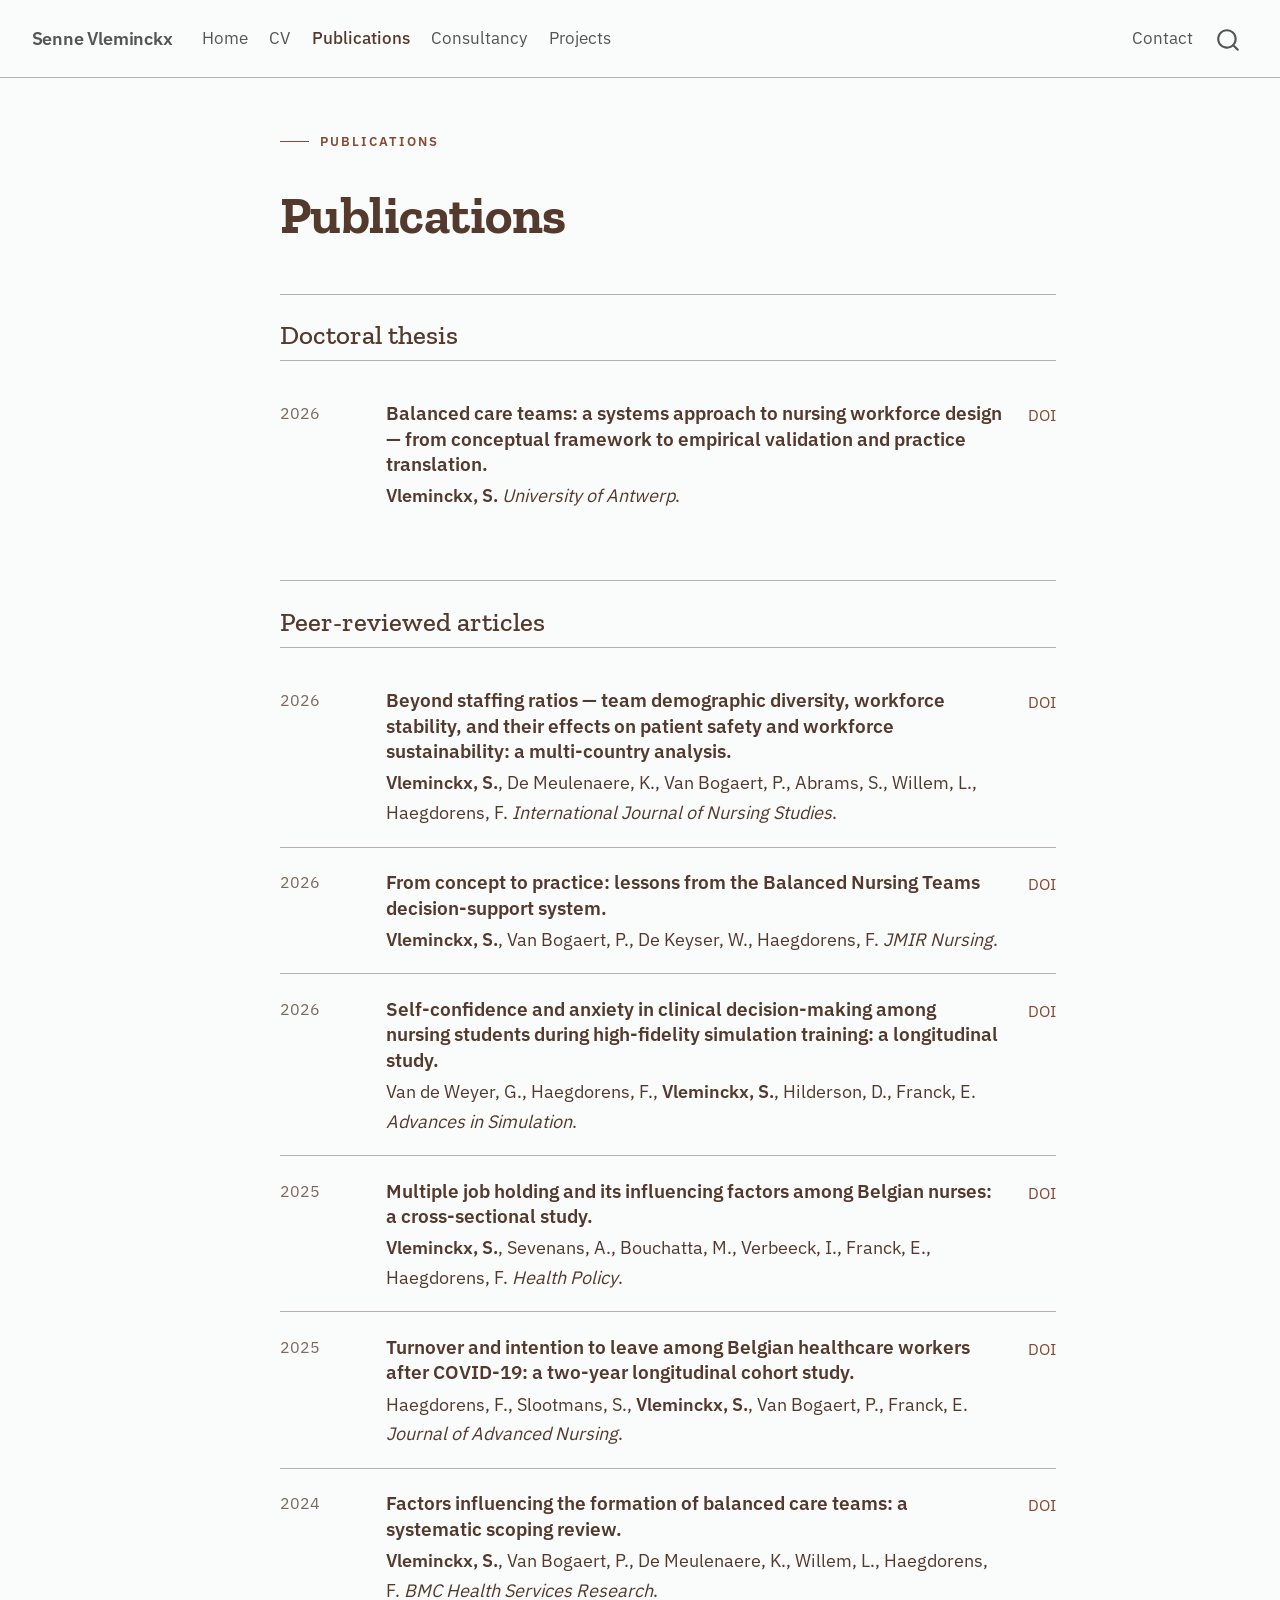
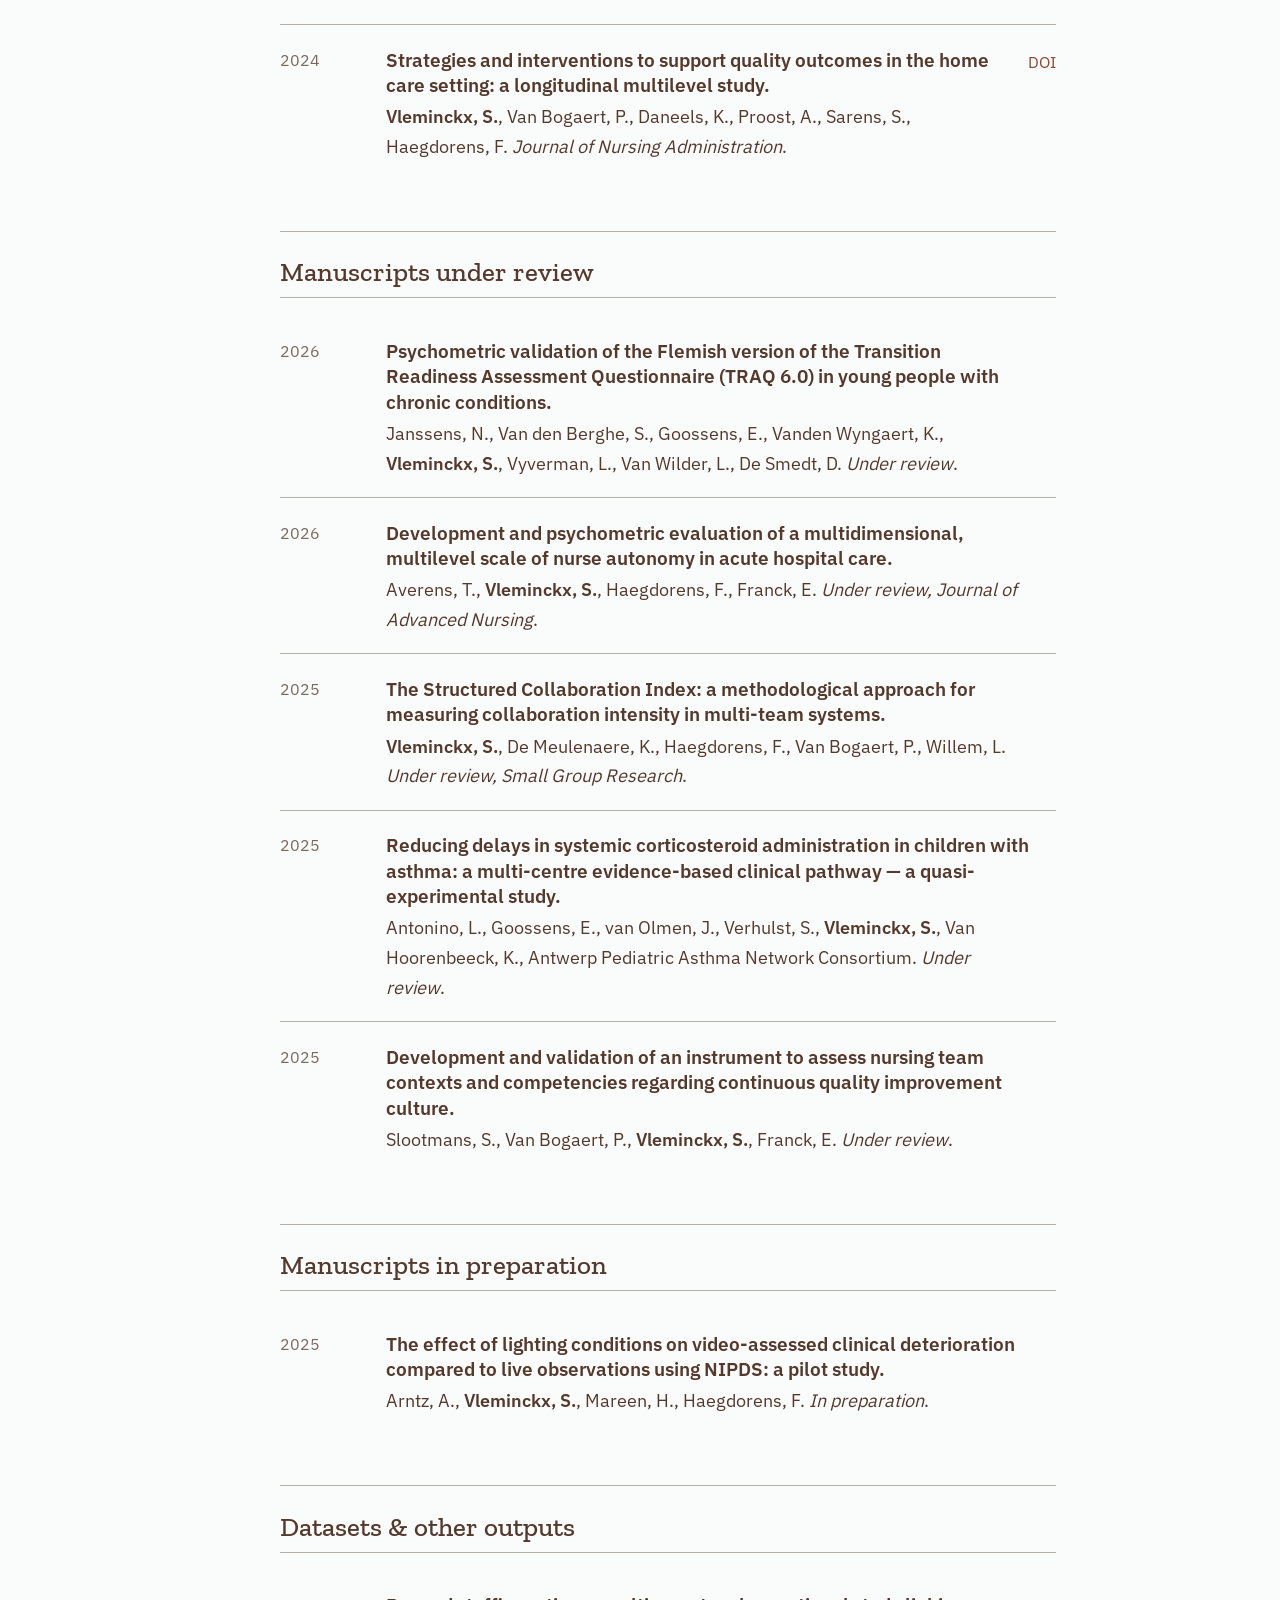
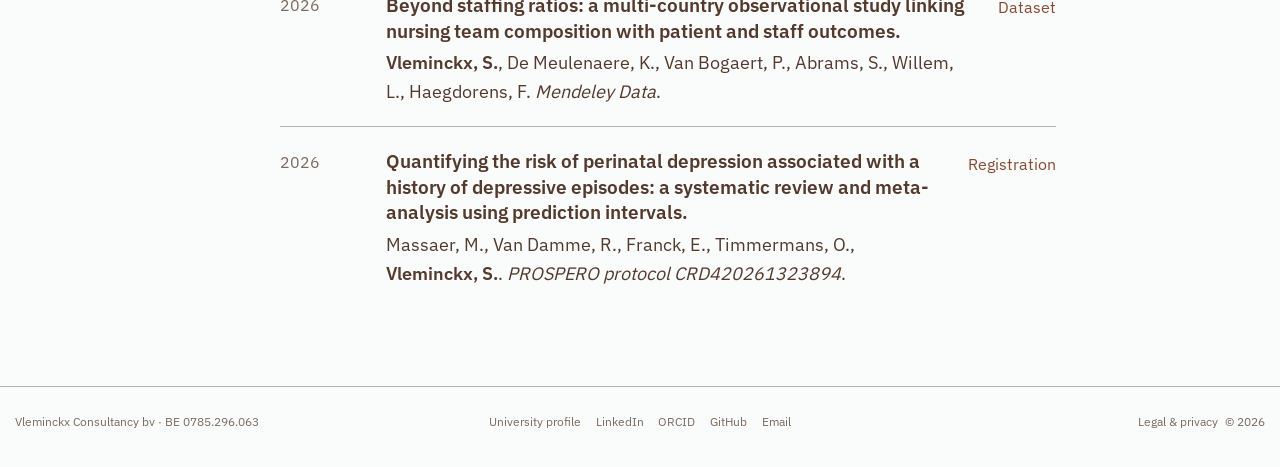
<file: publications.html>
<!DOCTYPE html>
<html xmlns="http://www.w3.org/1999/xhtml" lang="en" xml:lang="en"><head>

<meta charset="utf-8">
<meta name="generator" content="quarto-1.10.18">

<meta name="viewport" content="width=device-width, initial-scale=1.0, user-scalable=yes">


<title>Publications – Senne Vleminckx</title>
<style>
/* Default styles provided by pandoc.
** See https://pandoc.org/MANUAL.html#variables-for-html for config info.
*/
span.smallcaps{font-variant: small-caps;}
div.columns{display: flex; gap: 1.5em;}
div.column{flex: auto;}
@media screen {
div.columns{gap: min(4vw, 1.5em);}
div.column{overflow-x: auto;}
}
div.hanging-indent{margin-left: 1.5em; text-indent: -1.5em;}
ul.task-list{list-style: none;}
ul.task-list li input[type="checkbox"] {
  width: 0.8em;
  margin: 0 0.8em 0.2em -1em; /* quarto-specific, see https://github.com/quarto-dev/quarto-cli/issues/4556 */ 
  vertical-align: middle;
}
</style>


<script src="site_libs/quarto-nav/quarto-nav.js"></script>
<script src="site_libs/clipboard/clipboard.min.js"></script>
<script src="site_libs/quarto-search/autocomplete.umd.js"></script>
<script src="site_libs/quarto-search/fuse.min.js"></script>
<script src="site_libs/quarto-search/quarto-search.js"></script>
<meta name="quarto:offset" content="./">
<link href="./assets/img/favicon.svg" rel="icon" type="image/svg+xml">
<script src="site_libs/quarto-html/quarto.js" type="module"></script>
<script src="site_libs/quarto-html/tabsets/tabsets.js" type="module"></script>
<script src="site_libs/quarto-html/popper.min.js"></script>
<script src="site_libs/quarto-html/tippy.umd.min.js"></script>
<link href="site_libs/quarto-html/tippy.css" rel="stylesheet">
<link href="site_libs/quarto-html/quarto-syntax-highlighting-64a204ab8560d761af7679ceaba22944.css" rel="stylesheet" id="quarto-text-highlighting-styles">
<script src="site_libs/bootstrap/bootstrap.min.js"></script>
<link href="site_libs/bootstrap/bootstrap-icons.css" rel="stylesheet">
<link href="site_libs/bootstrap/bootstrap-9b46c1f63804ea88c14e086398d469ac.min.css" rel="stylesheet" append-hash="true" id="quarto-bootstrap" data-mode="light">
<script id="quarto-search-options" type="application/json">{
  "location": "navbar",
  "copy-button": false,
  "collapse-after": 3,
  "panel-placement": "end",
  "type": "overlay",
  "limit": 50,
  "keyboard-shortcut": [
    "f",
    "/",
    "s"
  ],
  "show-item-context": false,
  "language": {
    "search-no-results-text": "No results",
    "search-matching-documents-text": "matching documents",
    "search-copy-link-title": "Copy link to search",
    "search-hide-matches-text": "Hide additional matches",
    "search-more-match-text": "more match in this document",
    "search-more-matches-text": "more matches in this document",
    "search-clear-button-title": "Clear",
    "search-text-placeholder": "",
    "search-detached-cancel-button-title": "Cancel",
    "search-submit-button-title": "Submit",
    "search-label": "Search"
  }
}</script>
<style>html{ scroll-behavior: smooth; }</style>
<link rel="preload" href="./assets/fonts/plex-sans-400.woff2" as="font" type="font/woff2" crossorigin="">
<link rel="preload" href="./assets/fonts/plex-sans-600.woff2" as="font" type="font/woff2" crossorigin="">
<link rel="preload" href="./assets/fonts/zilla-slab-700.woff2" as="font" type="font/woff2" crossorigin="">


<meta property="og:title" content="Publications">
<meta property="og:description" content="Nurse and quantitative researcher at the University of Antwerp.">
<meta property="og:site_name" content="Senne Vleminckx">
</head>

<body class="nav-fixed fullcontent quarto-light">

<div id="quarto-search-results"></div>
  <header id="quarto-header" class="headroom fixed-top">
    <nav class="navbar navbar-expand-lg " data-bs-theme="dark">
      <div class="navbar-container container-fluid">
      <div class="navbar-brand-container mx-auto">
    <a class="navbar-brand" href="./index.html">
    <span class="navbar-title">Senne Vleminckx</span>
    </a>
  </div>
            <div id="quarto-search" class="" title="Search"></div>
          <button class="navbar-toggler" type="button" data-bs-toggle="collapse" data-bs-target="#navbarCollapse" aria-controls="navbarCollapse" role="menu" aria-expanded="false" aria-label="Toggle navigation" onclick="if (window.quartoToggleHeadroom) { window.quartoToggleHeadroom(); }">
  <span class="navbar-toggler-icon"></span>
</button>
          <div class="collapse navbar-collapse" id="navbarCollapse">
            <ul class="navbar-nav navbar-nav-scroll me-auto">
  <li class="nav-item">
    <a class="nav-link" href="./index.html"> 
<span class="menu-text">Home</span></a>
  </li>  
  <li class="nav-item">
    <a class="nav-link" href="./cv.html"> 
<span class="menu-text">CV</span></a>
  </li>  
  <li class="nav-item">
    <a class="nav-link active" href="./publications.html" aria-current="page"> 
<span class="menu-text">Publications</span></a>
  </li>  
  <li class="nav-item">
    <a class="nav-link" href="./consultancy.html"> 
<span class="menu-text">Consultancy</span></a>
  </li>  
  <li class="nav-item">
    <a class="nav-link" href="./projects.html"> 
<span class="menu-text">Projects</span></a>
  </li>  
</ul>
            <ul class="navbar-nav navbar-nav-scroll ms-auto">
  <li class="nav-item">
    <a class="nav-link" href="./contact.html"> 
<span class="menu-text">Contact</span></a>
  </li>  
</ul>
          </div> <!-- /navcollapse -->
            <div class="quarto-navbar-tools">
</div>
      </div> <!-- /container-fluid -->
    </nav>
</header>
<!-- content -->
<div id="quarto-content" class="quarto-container page-columns page-rows-contents page-layout-article page-navbar">
<!-- sidebar -->
<!-- margin-sidebar -->
    
<!-- main -->
<main class="content" id="quarto-document-content"><header id="title-block-header" class="quarto-title-block"></header>
<a href="#quarto-content" class="skip-link">Skip to content</a>




<p><span class="eyebrow">Publications</span></p>
<section id="publications" class="level1">
<h1>Publications</h1>
<section id="doctoral-thesis" class="level2">
<h2 data-anchor-id="doctoral-thesis">Doctoral thesis</h2>
<div class="pub">
<div class="pub__meta">
<p>2026</p>
</div>
<div class="pub__body">
<p><span class="pub__title">Balanced care teams: a systems approach to nursing workforce design — from conceptual framework to empirical validation and practice translation.</span></p>
<p><span class="me">Vleminckx, S.</span> <em>University of Antwerp</em>.</p>
</div>
<div class="pub__action">
<p><a href="https://doi.org/10.63028/10067/2241000151162165141">DOI</a></p>
</div>
</div>
</section>
<section id="peer-reviewed-articles" class="level2">
<h2 data-anchor-id="peer-reviewed-articles">Peer-reviewed articles</h2>
<div class="pub">
<div class="pub__meta">
<p>2026</p>
</div>
<div class="pub__body">
<p><span class="pub__title">Beyond staffing ratios — team demographic diversity, workforce stability, and their effects on patient safety and workforce sustainability: a multi-country analysis.</span></p>
<p><span class="me">Vleminckx, S.</span>, De Meulenaere, K., Van Bogaert, P., Abrams, S., Willem, L., Haegdorens, F. <em>International Journal of Nursing Studies</em>.</p>
</div>
<div class="pub__action">
<p><a href="https://doi.org/10.1016/j.ijnurstu.2026.105570">DOI</a></p>
</div>
</div>
<div class="pub">
<div class="pub__meta">
<p>2026</p>
</div>
<div class="pub__body">
<p><span class="pub__title">From concept to practice: lessons from the Balanced Nursing Teams decision-support system.</span></p>
<p><span class="me">Vleminckx, S.</span>, Van Bogaert, P., De Keyser, W., Haegdorens, F. <em>JMIR Nursing</em>.</p>
</div>
<div class="pub__action">
<p><a href="https://doi.org/10.2196/92417">DOI</a></p>
</div>
</div>
<div class="pub">
<div class="pub__meta">
<p>2026</p>
</div>
<div class="pub__body">
<p><span class="pub__title">Self-confidence and anxiety in clinical decision-making among nursing students during high-fidelity simulation training: a longitudinal study.</span></p>
<p>Van de Weyer, G., Haegdorens, F., <span class="me">Vleminckx, S.</span>, Hilderson, D., Franck, E. <em>Advances in Simulation</em>.</p>
</div>
<div class="pub__action">
<p><a href="https://doi.org/10.1186/s41077-026-00445-8">DOI</a></p>
</div>
</div>
<div class="pub">
<div class="pub__meta">
<p>2025</p>
</div>
<div class="pub__body">
<p><span class="pub__title">Multiple job holding and its influencing factors among Belgian nurses: a cross-sectional study.</span></p>
<p><span class="me">Vleminckx, S.</span>, Sevenans, A., Bouchatta, M., Verbeeck, I., Franck, E., Haegdorens, F. <em>Health Policy</em>.</p>
</div>
<div class="pub__action">
<p><a href="https://doi.org/10.1016/j.healthpol.2025.105288">DOI</a></p>
</div>
</div>
<div class="pub">
<div class="pub__meta">
<p>2025</p>
</div>
<div class="pub__body">
<p><span class="pub__title">Turnover and intention to leave among Belgian healthcare workers after COVID-19: a two-year longitudinal cohort study.</span></p>
<p>Haegdorens, F., Slootmans, S., <span class="me">Vleminckx, S.</span>, Van Bogaert, P., Franck, E. <em>Journal of Advanced Nursing</em>.</p>
</div>
<div class="pub__action">
<p><a href="https://doi.org/10.1111/jan.16925">DOI</a></p>
</div>
</div>
<div class="pub">
<div class="pub__meta">
<p>2024</p>
</div>
<div class="pub__body">
<p><span class="pub__title">Factors influencing the formation of balanced care teams: a systematic scoping review.</span></p>
<p><span class="me">Vleminckx, S.</span>, Van Bogaert, P., De Meulenaere, K., Willem, L., Haegdorens, F. <em>BMC Health Services Research</em>.</p>
</div>
<div class="pub__action">
<p><a href="https://doi.org/10.1186/s12913-024-11625-5">DOI</a></p>
</div>
</div>
<div class="pub">
<div class="pub__meta">
<p>2024</p>
</div>
<div class="pub__body">
<p><span class="pub__title">Strategies and interventions to support quality outcomes in the home care setting: a longitudinal multilevel study.</span></p>
<p><span class="me">Vleminckx, S.</span>, Van Bogaert, P., Daneels, K., Proost, A., Sarens, S., Haegdorens, F. <em>Journal of Nursing Administration</em>.</p>
</div>
<div class="pub__action">
<p><a href="https://doi.org/10.1097/NNA.0000000000001424">DOI</a></p>
</div>
</div>
</section>
<section id="manuscripts-under-review" class="level2">
<h2 data-anchor-id="manuscripts-under-review">Manuscripts under review</h2>
<div class="pub">
<div class="pub__meta">
<p>2026</p>
</div>
<div class="pub__body">
<p><span class="pub__title">Psychometric validation of the Flemish version of the Transition Readiness Assessment Questionnaire (TRAQ 6.0) in young people with chronic conditions.</span></p>
<p>Janssens, N., Van den Berghe, S., Goossens, E., Vanden Wyngaert, K., <span class="me">Vleminckx, S.</span>, Vyverman, L., Van Wilder, L., De Smedt, D. <em>Under review</em>.</p>
</div>
</div>
<div class="pub">
<div class="pub__meta">
<p>2026</p>
</div>
<div class="pub__body">
<p><span class="pub__title">Development and psychometric evaluation of a multidimensional, multilevel scale of nurse autonomy in acute hospital care.</span></p>
<p>Averens, T., <span class="me">Vleminckx, S.</span>, Haegdorens, F., Franck, E. <em>Under review, Journal of Advanced Nursing</em>.</p>
</div>
</div>
<div class="pub">
<div class="pub__meta">
<p>2025</p>
</div>
<div class="pub__body">
<p><span class="pub__title">The Structured Collaboration Index: a methodological approach for measuring collaboration intensity in multi-team systems.</span></p>
<p><span class="me">Vleminckx, S.</span>, De Meulenaere, K., Haegdorens, F., Van Bogaert, P., Willem, L. <em>Under review, Small Group Research</em>.</p>
</div>
</div>
<div class="pub">
<div class="pub__meta">
<p>2025</p>
</div>
<div class="pub__body">
<p><span class="pub__title">Reducing delays in systemic corticosteroid administration in children with asthma: a multi-centre evidence-based clinical pathway — a quasi-experimental study.</span></p>
<p>Antonino, L., Goossens, E., van Olmen, J., Verhulst, S., <span class="me">Vleminckx, S.</span>, Van Hoorenbeeck, K., Antwerp Pediatric Asthma Network Consortium. <em>Under review</em>.</p>
</div>
</div>
<div class="pub">
<div class="pub__meta">
<p>2025</p>
</div>
<div class="pub__body">
<p><span class="pub__title">Development and validation of an instrument to assess nursing team contexts and competencies regarding continuous quality improvement culture.</span></p>
<p>Slootmans, S., Van Bogaert, P., <span class="me">Vleminckx, S.</span>, Franck, E. <em>Under review</em>.</p>
</div>
</div>
</section>
<section id="manuscripts-in-preparation" class="level2">
<h2 data-anchor-id="manuscripts-in-preparation">Manuscripts in preparation</h2>
<div class="pub">
<div class="pub__meta">
<p>2025</p>
</div>
<div class="pub__body">
<p><span class="pub__title">The effect of lighting conditions on video-assessed clinical deterioration compared to live observations using NIPDS: a pilot study.</span></p>
<p>Arntz, A., <span class="me">Vleminckx, S.</span>, Mareen, H., Haegdorens, F. <em>In preparation</em>.</p>
</div>
</div>
</section>
<section id="datasets-other-outputs" class="level2">
<h2 data-anchor-id="datasets-other-outputs">Datasets &amp; other outputs</h2>
<div class="pub">
<div class="pub__meta">
<p>2026</p>
</div>
<div class="pub__body">
<p><span class="pub__title">Beyond staffing ratios: a multi-country observational study linking nursing team composition with patient and staff outcomes.</span></p>
<p><span class="me">Vleminckx, S.</span>, De Meulenaere, K., Van Bogaert, P., Abrams, S., Willem, L., Haegdorens, F. <em>Mendeley Data</em>.</p>
</div>
<div class="pub__action">
<p><a href="https://doi.org/10.17632/bbv9bb7rgw.2">Dataset</a></p>
</div>
</div>
<div class="pub">
<div class="pub__meta">
<p>2026</p>
</div>
<div class="pub__body">
<p><span class="pub__title">Quantifying the risk of perinatal depression associated with a history of depressive episodes: a systematic review and meta-analysis using prediction intervals.</span></p>
<p>Massaer, M., Van Damme, R., Franck, E., Timmermans, O., <span class="me">Vleminckx, S.</span>. <em>PROSPERO protocol CRD420261323894</em>.</p>
</div>
<div class="pub__action">
<p><a href="https://www.crd.york.ac.uk/PROSPERO/view/CRD420261323894">Registration</a></p>
</div>
</div>


</section>
</section>

</main> <!-- /main -->
<script id="quarto-html-after-body" type="application/javascript">
  window.document.addEventListener("DOMContentLoaded", function (event) {
    const isCodeAnnotation = (el) => {
      for (const clz of el.classList) {
        if (clz.startsWith('code-annotation-')) {                     
          return true;
        }
      }
      return false;
    }
    const onCopySuccess = function(e) {
      // button target
      const button = e.trigger;
      // don't keep focus
      button.blur();
      // flash "checked"
      button.classList.add('code-copy-button-checked');
      var currentTitle = button.getAttribute("title");
      button.setAttribute("title", "Copied!");
      let tooltip;
      if (window.bootstrap) {
        button.setAttribute("data-bs-toggle", "tooltip");
        button.setAttribute("data-bs-placement", "left");
        button.setAttribute("data-bs-title", "Copied!");
        tooltip = new bootstrap.Tooltip(button, 
          { trigger: "manual", 
            customClass: "code-copy-button-tooltip",
            offset: [0, -8]});
        tooltip.show();    
      }
      setTimeout(function() {
        if (tooltip) {
          tooltip.hide();
          button.removeAttribute("data-bs-title");
          button.removeAttribute("data-bs-toggle");
          button.removeAttribute("data-bs-placement");
        }
        button.setAttribute("title", currentTitle);
        button.classList.remove('code-copy-button-checked');
      }, 1000);
      // clear code selection
      e.clearSelection();
    }
    const getTextToCopy = function(trigger) {
      const outerScaffold = trigger.parentElement.cloneNode(true);
      const codeEl = outerScaffold.querySelector('code');
      for (const childEl of codeEl.children) {
        if (isCodeAnnotation(childEl)) {
          childEl.remove();
        }
      }
      return codeEl.innerText;
    }
    const clipboard = new window.ClipboardJS('.code-copy-button:not([data-in-quarto-modal])', {
      text: getTextToCopy
    });
    clipboard.on('success', onCopySuccess);
    if (window.document.getElementById('quarto-embedded-source-code-modal')) {
      const clipboardModal = new window.ClipboardJS('.code-copy-button[data-in-quarto-modal]', {
        text: getTextToCopy,
        container: window.document.getElementById('quarto-embedded-source-code-modal')
      });
      clipboardModal.on('success', onCopySuccess);
    }
      var localhostRegex = new RegExp(/^(?:http|https):\/\/localhost\:?[0-9]*\//);
      var mailtoRegex = new RegExp(/^mailto:/);
        var filterRegex = new RegExp("https:\/\/sennevleminckx\.be");
      var isInternal = (href) => {
          return filterRegex.test(href) || localhostRegex.test(href) || mailtoRegex.test(href);
      }
      // Inspect non-navigation links and adorn them if external
     var links = window.document.querySelectorAll('a[href]:not(.nav-link):not(.navbar-brand):not(.toc-action):not(.sidebar-link):not(.sidebar-item-toggle):not(.pagination-link):not(.no-external):not([aria-hidden]):not(.dropdown-item):not(.quarto-navigation-tool):not(.about-link)');
      for (var i=0; i<links.length; i++) {
        const link = links[i];
        if (!isInternal(link.href)) {
          // undo the damage that might have been done by quarto-nav.js in the case of
          // links that we want to consider external
          if (link.dataset.originalHref !== undefined) {
            link.href = link.dataset.originalHref;
          }
            // target, if specified
            link.setAttribute("target", "_blank");
            if (link.getAttribute("rel") === null) {
              link.setAttribute("rel", "noopener");
            }
        }
      }
    function tippyHover(el, contentFn, onTriggerFn, onUntriggerFn) {
      const config = {
        allowHTML: true,
        maxWidth: 500,
        delay: 100,
        arrow: false,
        appendTo: function(el) {
            return el.parentElement;
        },
        interactive: true,
        interactiveBorder: 10,
        theme: 'quarto',
        placement: 'bottom-start',
      };
      if (contentFn) {
        config.content = contentFn;
      }
      if (onTriggerFn) {
        config.onTrigger = onTriggerFn;
      }
      if (onUntriggerFn) {
        config.onUntrigger = onUntriggerFn;
      }
      window.tippy(el, config); 
    }
    const noterefs = window.document.querySelectorAll('a[role="doc-noteref"]');
    for (var i=0; i<noterefs.length; i++) {
      const ref = noterefs[i];
      tippyHover(ref, function() {
        // use id or data attribute instead here
        let href = ref.getAttribute('data-footnote-href') || ref.getAttribute('href');
        try { href = new URL(href).hash; } catch {}
        const id = href.replace(/^#\/?/, "");
        const note = window.document.getElementById(id);
        if (note) {
          return note.innerHTML;
        } else {
          return "";
        }
      });
    }
    const xrefs = window.document.querySelectorAll('a.quarto-xref');
    const processXRef = (id, note) => {
      // Strip column container classes
      const stripColumnClz = (el) => {
        el.classList.remove("page-full", "page-columns");
        if (el.children) {
          for (const child of el.children) {
            stripColumnClz(child);
          }
        }
      }
      stripColumnClz(note)
      if (id === null || id.startsWith('sec-')) {
        // Special case sections, only their first couple elements
        const container = document.createElement("div");
        if (note.children && note.children.length > 2) {
          container.appendChild(note.children[0].cloneNode(true));
          for (let i = 1; i < note.children.length; i++) {
            const child = note.children[i];
            if (child.tagName === "P" && child.innerText === "") {
              continue;
            } else {
              container.appendChild(child.cloneNode(true));
              break;
            }
          }
          if (window.Quarto?.typesetMath) {
            window.Quarto.typesetMath(container);
          }
          return container.innerHTML
        } else {
          if (window.Quarto?.typesetMath) {
            window.Quarto.typesetMath(note);
          }
          return note.innerHTML;
        }
      } else {
        // Remove any anchor links if they are present
        const anchorLink = note.querySelector('a.anchorjs-link');
        if (anchorLink) {
          anchorLink.remove();
        }
        if (window.Quarto?.typesetMath) {
          window.Quarto.typesetMath(note);
        }
        if (note.classList.contains("callout")) {
          return note.outerHTML;
        } else {
          return note.innerHTML;
        }
      }
    }
    for (var i=0; i<xrefs.length; i++) {
      const xref = xrefs[i];
      tippyHover(xref, undefined, function(instance) {
        instance.disable();
        let url = xref.getAttribute('href');
        let hash = undefined; 
        if (url.startsWith('#')) {
          hash = url;
        } else {
          try { hash = new URL(url).hash; } catch {}
        }
        if (hash) {
          const id = hash.replace(/^#\/?/, "");
          const note = window.document.getElementById(id);
          if (note !== null) {
            try {
              const html = processXRef(id, note.cloneNode(true));
              instance.setContent(html);
            } finally {
              instance.enable();
              instance.show();
            }
          } else {
            // See if we can fetch this
            fetch(url.split('#')[0])
            .then(res => res.text())
            .then(html => {
              const parser = new DOMParser();
              const htmlDoc = parser.parseFromString(html, "text/html");
              const note = htmlDoc.getElementById(id);
              if (note !== null) {
                const html = processXRef(id, note);
                instance.setContent(html);
              } 
            }).finally(() => {
              instance.enable();
              instance.show();
            });
          }
        } else {
          // See if we can fetch a full url (with no hash to target)
          // This is a special case and we should probably do some content thinning / targeting
          fetch(url)
          .then(res => res.text())
          .then(html => {
            const parser = new DOMParser();
            const htmlDoc = parser.parseFromString(html, "text/html");
            const note = htmlDoc.querySelector('main.content');
            if (note !== null) {
              // This should only happen for chapter cross references
              // (since there is no id in the URL)
              // remove the first header
              if (note.children.length > 0 && note.children[0].tagName === "HEADER") {
                note.children[0].remove();
              }
              const html = processXRef(null, note);
              instance.setContent(html);
            } 
          }).finally(() => {
            instance.enable();
            instance.show();
          });
        }
      }, function(instance) {
      });
    }
        let selectedAnnoteEl;
        const selectorForAnnotation = ( cell, annotation) => {
          let cellAttr = 'data-code-cell="' + cell + '"';
          let lineAttr = 'data-code-annotation="' +  annotation + '"';
          const selector = 'span[' + cellAttr + '][' + lineAttr + ']';
          return selector;
        }
        const selectCodeLines = (annoteEl) => {
          const doc = window.document;
          const targetCell = annoteEl.getAttribute("data-target-cell");
          const targetAnnotation = annoteEl.getAttribute("data-target-annotation");
          const annoteSpan = window.document.querySelector(selectorForAnnotation(targetCell, targetAnnotation));
          const lines = annoteSpan.getAttribute("data-code-lines").split(",");
          const lineIds = lines.map((line) => {
            return targetCell + "-" + line;
          })
          let top = null;
          let height = null;
          let parent = null;
          if (lineIds.length > 0) {
              //compute the position of the single el (top and bottom and make a div)
              const el = window.document.getElementById(lineIds[0]);
              top = el.offsetTop;
              height = el.offsetHeight;
              parent = el.parentElement.parentElement;
            if (lineIds.length > 1) {
              const lastEl = window.document.getElementById(lineIds[lineIds.length - 1]);
              const bottom = lastEl.offsetTop + lastEl.offsetHeight;
              height = bottom - top;
            }
            if (top !== null && height !== null && parent !== null) {
              // cook up a div (if necessary) and position it 
              let div = window.document.getElementById("code-annotation-line-highlight");
              if (div === null) {
                div = window.document.createElement("div");
                div.setAttribute("id", "code-annotation-line-highlight");
                div.style.position = 'absolute';
                parent.appendChild(div);
              }
              div.style.top = top - 2 + "px";
              div.style.height = height + 4 + "px";
              div.style.left = 0;
              let gutterDiv = window.document.getElementById("code-annotation-line-highlight-gutter");
              if (gutterDiv === null) {
                gutterDiv = window.document.createElement("div");
                gutterDiv.setAttribute("id", "code-annotation-line-highlight-gutter");
                gutterDiv.style.position = 'absolute';
                const codeCell = window.document.getElementById(targetCell);
                const gutter = codeCell.querySelector('.code-annotation-gutter');
                gutter.appendChild(gutterDiv);
              }
              gutterDiv.style.top = top - 2 + "px";
              gutterDiv.style.height = height + 4 + "px";
            }
            selectedAnnoteEl = annoteEl;
          }
        };
        const unselectCodeLines = () => {
          const elementsIds = ["code-annotation-line-highlight", "code-annotation-line-highlight-gutter"];
          elementsIds.forEach((elId) => {
            const div = window.document.getElementById(elId);
            if (div) {
              div.remove();
            }
          });
          selectedAnnoteEl = undefined;
        };
          // Handle positioning of the toggle
      window.addEventListener(
        "resize",
        throttle(() => {
          elRect = undefined;
          if (selectedAnnoteEl) {
            selectCodeLines(selectedAnnoteEl);
          }
        }, 10)
      );
      function throttle(fn, ms) {
      let throttle = false;
      let timer;
        return (...args) => {
          if(!throttle) { // first call gets through
              fn.apply(this, args);
              throttle = true;
          } else { // all the others get throttled
              if(timer) clearTimeout(timer); // cancel #2
              timer = setTimeout(() => {
                fn.apply(this, args);
                timer = throttle = false;
              }, ms);
          }
        };
      }
        // Attach click handler to the DT
        const annoteDls = window.document.querySelectorAll('dt[data-target-cell]');
        for (const annoteDlNode of annoteDls) {
          annoteDlNode.addEventListener('click', (event) => {
            const clickedEl = event.target;
            if (clickedEl !== selectedAnnoteEl) {
              unselectCodeLines();
              const activeEl = window.document.querySelector('dt[data-target-cell].code-annotation-active');
              if (activeEl) {
                activeEl.classList.remove('code-annotation-active');
              }
              selectCodeLines(clickedEl);
              clickedEl.classList.add('code-annotation-active');
            } else {
              // Unselect the line
              unselectCodeLines();
              clickedEl.classList.remove('code-annotation-active');
            }
          });
        }
    const findCites = (el) => {
      const parentEl = el.parentElement;
      if (parentEl) {
        const cites = parentEl.dataset.cites;
        if (cites) {
          return {
            el,
            cites: cites.split(' ')
          };
        } else {
          return findCites(el.parentElement)
        }
      } else {
        return undefined;
      }
    };
    var bibliorefs = window.document.querySelectorAll('a[role="doc-biblioref"]');
    for (var i=0; i<bibliorefs.length; i++) {
      const ref = bibliorefs[i];
      const citeInfo = findCites(ref);
      if (citeInfo) {
        tippyHover(citeInfo.el, function() {
          var popup = window.document.createElement('div');
          citeInfo.cites.forEach(function(cite) {
            var citeDiv = window.document.createElement('div');
            citeDiv.classList.add('hanging-indent');
            citeDiv.classList.add('csl-entry');
            var biblioDiv = window.document.getElementById('ref-' + cite);
            if (biblioDiv) {
              citeDiv.innerHTML = biblioDiv.innerHTML;
            }
            popup.appendChild(citeDiv);
          });
          return popup.innerHTML;
        });
      }
    }
  });
  </script>
</div> <!-- /content -->
<footer class="footer">
  <div class="nav-footer">
    <div class="nav-footer-left">
      <ul class="footer-items list-unstyled">
    <li class="nav-item">
 Vleminckx Consultancy bv · BE 0785.296.063
  </li>  
</ul>
    </div>   
    <div class="nav-footer-center">
      <ul class="footer-items list-unstyled">
    <li class="nav-item">
    <a class="nav-link" href="https://www.uantwerpen.be/en/staff/senne-vleminckx/">
<p>University profile</p>
</a>
  </li>  
    <li class="nav-item">
    <a class="nav-link" href="https://www.linkedin.com/in/senne-vleminckx/">
<p>LinkedIn</p>
</a>
  </li>  
    <li class="nav-item">
    <a class="nav-link" href="https://orcid.org/0000-0001-9647-4785">
<p>ORCID</p>
</a>
  </li>  
    <li class="nav-item">
    <a class="nav-link" href="https://github.com/Sennevleminckx">
<p>GitHub</p>
</a>
  </li>  
    <li class="nav-item">
    <a class="nav-link" href="mailto:senne.vleminckx@icloud.com">
<p>Email</p>
</a>
  </li>  
</ul>
    </div>
    <div class="nav-footer-right">
      <ul class="footer-items list-unstyled">
    <li class="nav-item">
    <a class="nav-link" href="./legal.html">
<p>Legal &amp; privacy</p>
</a>
  </li>  
    <li class="nav-item">
 © 2026
  </li>  
</ul>
    </div>
  </div>
</footer>




<script src="site_libs/quarto-html/zenscroll-min.js"></script>
</body></html>
</file>
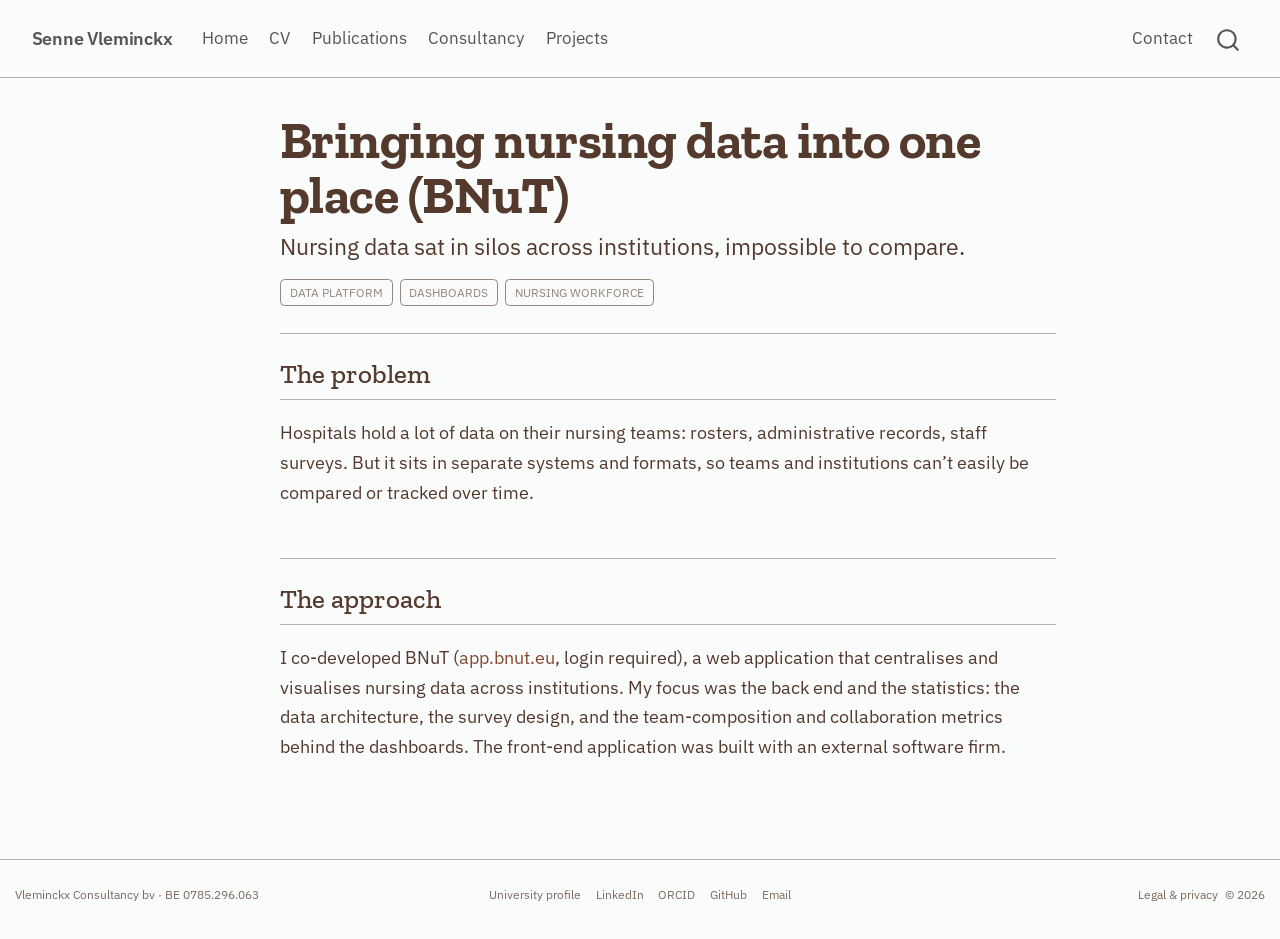
<file: projects/bnut-nursing-data-platform.html>
<!DOCTYPE html>
<html xmlns="http://www.w3.org/1999/xhtml" lang="en" xml:lang="en"><head>

<meta charset="utf-8">
<meta name="generator" content="quarto-1.10.18">

<meta name="viewport" content="width=device-width, initial-scale=1.0, user-scalable=yes">


<title>BNuT nursing-data platform – Senne Vleminckx – Senne Vleminckx</title>
<style>
/* Default styles provided by pandoc.
** See https://pandoc.org/MANUAL.html#variables-for-html for config info.
*/
span.smallcaps{font-variant: small-caps;}
div.columns{display: flex; gap: 1.5em;}
div.column{flex: auto;}
@media screen {
div.columns{gap: min(4vw, 1.5em);}
div.column{overflow-x: auto;}
}
div.hanging-indent{margin-left: 1.5em; text-indent: -1.5em;}
ul.task-list{list-style: none;}
ul.task-list li input[type="checkbox"] {
  width: 0.8em;
  margin: 0 0.8em 0.2em -1em; /* quarto-specific, see https://github.com/quarto-dev/quarto-cli/issues/4556 */ 
  vertical-align: middle;
}
</style>


<script src="../site_libs/quarto-nav/quarto-nav.js"></script>
<script src="../site_libs/clipboard/clipboard.min.js"></script>
<script src="../site_libs/quarto-search/autocomplete.umd.js"></script>
<script src="../site_libs/quarto-search/fuse.min.js"></script>
<script src="../site_libs/quarto-search/quarto-search.js"></script>
<meta name="quarto:offset" content="../">
<link href="../assets/img/favicon.svg" rel="icon" type="image/svg+xml">
<script src="../site_libs/quarto-html/quarto.js" type="module"></script>
<script src="../site_libs/quarto-html/tabsets/tabsets.js" type="module"></script>
<script src="../site_libs/quarto-html/popper.min.js"></script>
<script src="../site_libs/quarto-html/tippy.umd.min.js"></script>
<link href="../site_libs/quarto-html/tippy.css" rel="stylesheet">
<link href="../site_libs/quarto-html/quarto-syntax-highlighting-64a204ab8560d761af7679ceaba22944.css" rel="stylesheet" id="quarto-text-highlighting-styles">
<script src="../site_libs/bootstrap/bootstrap.min.js"></script>
<link href="../site_libs/bootstrap/bootstrap-icons.css" rel="stylesheet">
<link href="../site_libs/bootstrap/bootstrap-9b46c1f63804ea88c14e086398d469ac.min.css" rel="stylesheet" append-hash="true" id="quarto-bootstrap" data-mode="light">
<script id="quarto-search-options" type="application/json">{
  "location": "navbar",
  "copy-button": false,
  "collapse-after": 3,
  "panel-placement": "end",
  "type": "overlay",
  "limit": 50,
  "keyboard-shortcut": [
    "f",
    "/",
    "s"
  ],
  "show-item-context": false,
  "language": {
    "search-no-results-text": "No results",
    "search-matching-documents-text": "matching documents",
    "search-copy-link-title": "Copy link to search",
    "search-hide-matches-text": "Hide additional matches",
    "search-more-match-text": "more match in this document",
    "search-more-matches-text": "more matches in this document",
    "search-clear-button-title": "Clear",
    "search-text-placeholder": "",
    "search-detached-cancel-button-title": "Cancel",
    "search-submit-button-title": "Submit",
    "search-label": "Search"
  }
}</script>
<style>html{ scroll-behavior: smooth; }</style>
<link rel="preload" href="../assets/fonts/plex-sans-400.woff2" as="font" type="font/woff2" crossorigin="">
<link rel="preload" href="../assets/fonts/plex-sans-600.woff2" as="font" type="font/woff2" crossorigin="">
<link rel="preload" href="../assets/fonts/zilla-slab-700.woff2" as="font" type="font/woff2" crossorigin="">


<meta property="og:title" content="BNuT nursing-data platform – Senne Vleminckx">
<meta property="og:description" content="Nursing data sat in silos across institutions, impossible to compare.">
<meta property="og:site_name" content="Senne Vleminckx">
</head>

<body class="nav-fixed fullcontent quarto-light">

<div id="quarto-search-results"></div>
  <header id="quarto-header" class="headroom fixed-top">
    <nav class="navbar navbar-expand-lg " data-bs-theme="dark">
      <div class="navbar-container container-fluid">
      <div class="navbar-brand-container mx-auto">
    <a class="navbar-brand" href="../index.html">
    <span class="navbar-title">Senne Vleminckx</span>
    </a>
  </div>
            <div id="quarto-search" class="" title="Search"></div>
          <button class="navbar-toggler" type="button" data-bs-toggle="collapse" data-bs-target="#navbarCollapse" aria-controls="navbarCollapse" role="menu" aria-expanded="false" aria-label="Toggle navigation" onclick="if (window.quartoToggleHeadroom) { window.quartoToggleHeadroom(); }">
  <span class="navbar-toggler-icon"></span>
</button>
          <div class="collapse navbar-collapse" id="navbarCollapse">
            <ul class="navbar-nav navbar-nav-scroll me-auto">
  <li class="nav-item">
    <a class="nav-link" href="../index.html"> 
<span class="menu-text">Home</span></a>
  </li>  
  <li class="nav-item">
    <a class="nav-link" href="../cv.html"> 
<span class="menu-text">CV</span></a>
  </li>  
  <li class="nav-item">
    <a class="nav-link" href="../publications.html"> 
<span class="menu-text">Publications</span></a>
  </li>  
  <li class="nav-item">
    <a class="nav-link" href="../consultancy.html"> 
<span class="menu-text">Consultancy</span></a>
  </li>  
  <li class="nav-item">
    <a class="nav-link" href="../projects.html"> 
<span class="menu-text">Projects</span></a>
  </li>  
</ul>
            <ul class="navbar-nav navbar-nav-scroll ms-auto">
  <li class="nav-item">
    <a class="nav-link" href="../contact.html"> 
<span class="menu-text">Contact</span></a>
  </li>  
</ul>
          </div> <!-- /navcollapse -->
            <div class="quarto-navbar-tools">
</div>
      </div> <!-- /container-fluid -->
    </nav>
</header>
<!-- content -->
<div id="quarto-content" class="quarto-container page-columns page-rows-contents page-layout-article page-navbar">
<!-- sidebar -->
<!-- margin-sidebar -->
    
<!-- main -->
<main class="content" id="quarto-document-content">
<a href="#quarto-content" class="skip-link">Skip to content</a>

<header id="title-block-header" class="quarto-title-block default">
<div class="quarto-title">
<h1 class="title">Bringing nursing data into one place (BNuT)</h1>
<p class="subtitle lead">Nursing data sat in silos across institutions, impossible to compare.</p>
  <div class="quarto-categories">
    <div class="quarto-category">Data platform</div>
    <div class="quarto-category">Dashboards</div>
    <div class="quarto-category">Nursing workforce</div>
  </div>
  </div>



<div class="quarto-title-meta">

    
  
    
  </div>
  


</header>


<section id="the-problem" class="level2">
<h2 data-anchor-id="the-problem">The problem</h2>
<p>Hospitals hold a lot of data on their nursing teams: rosters, administrative records, staff surveys. But it sits in separate systems and formats, so teams and institutions can’t easily be compared or tracked over time.</p>
</section>
<section id="the-approach" class="level2">
<h2 data-anchor-id="the-approach">The approach</h2>
<p>I co-developed BNuT (<a href="http://app.bnut.eu">app.bnut.eu</a>, login required), a web application that centralises and visualises nursing data across institutions. My focus was the back end and the statistics: the data architecture, the survey design, and the team-composition and collaboration metrics behind the dashboards. The front-end application was built with an external software firm.</p>


</section>

</main> <!-- /main -->
<script id="quarto-html-after-body" type="application/javascript">
  window.document.addEventListener("DOMContentLoaded", function (event) {
    const isCodeAnnotation = (el) => {
      for (const clz of el.classList) {
        if (clz.startsWith('code-annotation-')) {                     
          return true;
        }
      }
      return false;
    }
    const onCopySuccess = function(e) {
      // button target
      const button = e.trigger;
      // don't keep focus
      button.blur();
      // flash "checked"
      button.classList.add('code-copy-button-checked');
      var currentTitle = button.getAttribute("title");
      button.setAttribute("title", "Copied!");
      let tooltip;
      if (window.bootstrap) {
        button.setAttribute("data-bs-toggle", "tooltip");
        button.setAttribute("data-bs-placement", "left");
        button.setAttribute("data-bs-title", "Copied!");
        tooltip = new bootstrap.Tooltip(button, 
          { trigger: "manual", 
            customClass: "code-copy-button-tooltip",
            offset: [0, -8]});
        tooltip.show();    
      }
      setTimeout(function() {
        if (tooltip) {
          tooltip.hide();
          button.removeAttribute("data-bs-title");
          button.removeAttribute("data-bs-toggle");
          button.removeAttribute("data-bs-placement");
        }
        button.setAttribute("title", currentTitle);
        button.classList.remove('code-copy-button-checked');
      }, 1000);
      // clear code selection
      e.clearSelection();
    }
    const getTextToCopy = function(trigger) {
      const outerScaffold = trigger.parentElement.cloneNode(true);
      const codeEl = outerScaffold.querySelector('code');
      for (const childEl of codeEl.children) {
        if (isCodeAnnotation(childEl)) {
          childEl.remove();
        }
      }
      return codeEl.innerText;
    }
    const clipboard = new window.ClipboardJS('.code-copy-button:not([data-in-quarto-modal])', {
      text: getTextToCopy
    });
    clipboard.on('success', onCopySuccess);
    if (window.document.getElementById('quarto-embedded-source-code-modal')) {
      const clipboardModal = new window.ClipboardJS('.code-copy-button[data-in-quarto-modal]', {
        text: getTextToCopy,
        container: window.document.getElementById('quarto-embedded-source-code-modal')
      });
      clipboardModal.on('success', onCopySuccess);
    }
      var localhostRegex = new RegExp(/^(?:http|https):\/\/localhost\:?[0-9]*\//);
      var mailtoRegex = new RegExp(/^mailto:/);
        var filterRegex = new RegExp("https:\/\/sennevleminckx\.be");
      var isInternal = (href) => {
          return filterRegex.test(href) || localhostRegex.test(href) || mailtoRegex.test(href);
      }
      // Inspect non-navigation links and adorn them if external
     var links = window.document.querySelectorAll('a[href]:not(.nav-link):not(.navbar-brand):not(.toc-action):not(.sidebar-link):not(.sidebar-item-toggle):not(.pagination-link):not(.no-external):not([aria-hidden]):not(.dropdown-item):not(.quarto-navigation-tool):not(.about-link)');
      for (var i=0; i<links.length; i++) {
        const link = links[i];
        if (!isInternal(link.href)) {
          // undo the damage that might have been done by quarto-nav.js in the case of
          // links that we want to consider external
          if (link.dataset.originalHref !== undefined) {
            link.href = link.dataset.originalHref;
          }
            // target, if specified
            link.setAttribute("target", "_blank");
            if (link.getAttribute("rel") === null) {
              link.setAttribute("rel", "noopener");
            }
        }
      }
    function tippyHover(el, contentFn, onTriggerFn, onUntriggerFn) {
      const config = {
        allowHTML: true,
        maxWidth: 500,
        delay: 100,
        arrow: false,
        appendTo: function(el) {
            return el.parentElement;
        },
        interactive: true,
        interactiveBorder: 10,
        theme: 'quarto',
        placement: 'bottom-start',
      };
      if (contentFn) {
        config.content = contentFn;
      }
      if (onTriggerFn) {
        config.onTrigger = onTriggerFn;
      }
      if (onUntriggerFn) {
        config.onUntrigger = onUntriggerFn;
      }
      window.tippy(el, config); 
    }
    const noterefs = window.document.querySelectorAll('a[role="doc-noteref"]');
    for (var i=0; i<noterefs.length; i++) {
      const ref = noterefs[i];
      tippyHover(ref, function() {
        // use id or data attribute instead here
        let href = ref.getAttribute('data-footnote-href') || ref.getAttribute('href');
        try { href = new URL(href).hash; } catch {}
        const id = href.replace(/^#\/?/, "");
        const note = window.document.getElementById(id);
        if (note) {
          return note.innerHTML;
        } else {
          return "";
        }
      });
    }
    const xrefs = window.document.querySelectorAll('a.quarto-xref');
    const processXRef = (id, note) => {
      // Strip column container classes
      const stripColumnClz = (el) => {
        el.classList.remove("page-full", "page-columns");
        if (el.children) {
          for (const child of el.children) {
            stripColumnClz(child);
          }
        }
      }
      stripColumnClz(note)
      if (id === null || id.startsWith('sec-')) {
        // Special case sections, only their first couple elements
        const container = document.createElement("div");
        if (note.children && note.children.length > 2) {
          container.appendChild(note.children[0].cloneNode(true));
          for (let i = 1; i < note.children.length; i++) {
            const child = note.children[i];
            if (child.tagName === "P" && child.innerText === "") {
              continue;
            } else {
              container.appendChild(child.cloneNode(true));
              break;
            }
          }
          if (window.Quarto?.typesetMath) {
            window.Quarto.typesetMath(container);
          }
          return container.innerHTML
        } else {
          if (window.Quarto?.typesetMath) {
            window.Quarto.typesetMath(note);
          }
          return note.innerHTML;
        }
      } else {
        // Remove any anchor links if they are present
        const anchorLink = note.querySelector('a.anchorjs-link');
        if (anchorLink) {
          anchorLink.remove();
        }
        if (window.Quarto?.typesetMath) {
          window.Quarto.typesetMath(note);
        }
        if (note.classList.contains("callout")) {
          return note.outerHTML;
        } else {
          return note.innerHTML;
        }
      }
    }
    for (var i=0; i<xrefs.length; i++) {
      const xref = xrefs[i];
      tippyHover(xref, undefined, function(instance) {
        instance.disable();
        let url = xref.getAttribute('href');
        let hash = undefined; 
        if (url.startsWith('#')) {
          hash = url;
        } else {
          try { hash = new URL(url).hash; } catch {}
        }
        if (hash) {
          const id = hash.replace(/^#\/?/, "");
          const note = window.document.getElementById(id);
          if (note !== null) {
            try {
              const html = processXRef(id, note.cloneNode(true));
              instance.setContent(html);
            } finally {
              instance.enable();
              instance.show();
            }
          } else {
            // See if we can fetch this
            fetch(url.split('#')[0])
            .then(res => res.text())
            .then(html => {
              const parser = new DOMParser();
              const htmlDoc = parser.parseFromString(html, "text/html");
              const note = htmlDoc.getElementById(id);
              if (note !== null) {
                const html = processXRef(id, note);
                instance.setContent(html);
              } 
            }).finally(() => {
              instance.enable();
              instance.show();
            });
          }
        } else {
          // See if we can fetch a full url (with no hash to target)
          // This is a special case and we should probably do some content thinning / targeting
          fetch(url)
          .then(res => res.text())
          .then(html => {
            const parser = new DOMParser();
            const htmlDoc = parser.parseFromString(html, "text/html");
            const note = htmlDoc.querySelector('main.content');
            if (note !== null) {
              // This should only happen for chapter cross references
              // (since there is no id in the URL)
              // remove the first header
              if (note.children.length > 0 && note.children[0].tagName === "HEADER") {
                note.children[0].remove();
              }
              const html = processXRef(null, note);
              instance.setContent(html);
            } 
          }).finally(() => {
            instance.enable();
            instance.show();
          });
        }
      }, function(instance) {
      });
    }
        let selectedAnnoteEl;
        const selectorForAnnotation = ( cell, annotation) => {
          let cellAttr = 'data-code-cell="' + cell + '"';
          let lineAttr = 'data-code-annotation="' +  annotation + '"';
          const selector = 'span[' + cellAttr + '][' + lineAttr + ']';
          return selector;
        }
        const selectCodeLines = (annoteEl) => {
          const doc = window.document;
          const targetCell = annoteEl.getAttribute("data-target-cell");
          const targetAnnotation = annoteEl.getAttribute("data-target-annotation");
          const annoteSpan = window.document.querySelector(selectorForAnnotation(targetCell, targetAnnotation));
          const lines = annoteSpan.getAttribute("data-code-lines").split(",");
          const lineIds = lines.map((line) => {
            return targetCell + "-" + line;
          })
          let top = null;
          let height = null;
          let parent = null;
          if (lineIds.length > 0) {
              //compute the position of the single el (top and bottom and make a div)
              const el = window.document.getElementById(lineIds[0]);
              top = el.offsetTop;
              height = el.offsetHeight;
              parent = el.parentElement.parentElement;
            if (lineIds.length > 1) {
              const lastEl = window.document.getElementById(lineIds[lineIds.length - 1]);
              const bottom = lastEl.offsetTop + lastEl.offsetHeight;
              height = bottom - top;
            }
            if (top !== null && height !== null && parent !== null) {
              // cook up a div (if necessary) and position it 
              let div = window.document.getElementById("code-annotation-line-highlight");
              if (div === null) {
                div = window.document.createElement("div");
                div.setAttribute("id", "code-annotation-line-highlight");
                div.style.position = 'absolute';
                parent.appendChild(div);
              }
              div.style.top = top - 2 + "px";
              div.style.height = height + 4 + "px";
              div.style.left = 0;
              let gutterDiv = window.document.getElementById("code-annotation-line-highlight-gutter");
              if (gutterDiv === null) {
                gutterDiv = window.document.createElement("div");
                gutterDiv.setAttribute("id", "code-annotation-line-highlight-gutter");
                gutterDiv.style.position = 'absolute';
                const codeCell = window.document.getElementById(targetCell);
                const gutter = codeCell.querySelector('.code-annotation-gutter');
                gutter.appendChild(gutterDiv);
              }
              gutterDiv.style.top = top - 2 + "px";
              gutterDiv.style.height = height + 4 + "px";
            }
            selectedAnnoteEl = annoteEl;
          }
        };
        const unselectCodeLines = () => {
          const elementsIds = ["code-annotation-line-highlight", "code-annotation-line-highlight-gutter"];
          elementsIds.forEach((elId) => {
            const div = window.document.getElementById(elId);
            if (div) {
              div.remove();
            }
          });
          selectedAnnoteEl = undefined;
        };
          // Handle positioning of the toggle
      window.addEventListener(
        "resize",
        throttle(() => {
          elRect = undefined;
          if (selectedAnnoteEl) {
            selectCodeLines(selectedAnnoteEl);
          }
        }, 10)
      );
      function throttle(fn, ms) {
      let throttle = false;
      let timer;
        return (...args) => {
          if(!throttle) { // first call gets through
              fn.apply(this, args);
              throttle = true;
          } else { // all the others get throttled
              if(timer) clearTimeout(timer); // cancel #2
              timer = setTimeout(() => {
                fn.apply(this, args);
                timer = throttle = false;
              }, ms);
          }
        };
      }
        // Attach click handler to the DT
        const annoteDls = window.document.querySelectorAll('dt[data-target-cell]');
        for (const annoteDlNode of annoteDls) {
          annoteDlNode.addEventListener('click', (event) => {
            const clickedEl = event.target;
            if (clickedEl !== selectedAnnoteEl) {
              unselectCodeLines();
              const activeEl = window.document.querySelector('dt[data-target-cell].code-annotation-active');
              if (activeEl) {
                activeEl.classList.remove('code-annotation-active');
              }
              selectCodeLines(clickedEl);
              clickedEl.classList.add('code-annotation-active');
            } else {
              // Unselect the line
              unselectCodeLines();
              clickedEl.classList.remove('code-annotation-active');
            }
          });
        }
    const findCites = (el) => {
      const parentEl = el.parentElement;
      if (parentEl) {
        const cites = parentEl.dataset.cites;
        if (cites) {
          return {
            el,
            cites: cites.split(' ')
          };
        } else {
          return findCites(el.parentElement)
        }
      } else {
        return undefined;
      }
    };
    var bibliorefs = window.document.querySelectorAll('a[role="doc-biblioref"]');
    for (var i=0; i<bibliorefs.length; i++) {
      const ref = bibliorefs[i];
      const citeInfo = findCites(ref);
      if (citeInfo) {
        tippyHover(citeInfo.el, function() {
          var popup = window.document.createElement('div');
          citeInfo.cites.forEach(function(cite) {
            var citeDiv = window.document.createElement('div');
            citeDiv.classList.add('hanging-indent');
            citeDiv.classList.add('csl-entry');
            var biblioDiv = window.document.getElementById('ref-' + cite);
            if (biblioDiv) {
              citeDiv.innerHTML = biblioDiv.innerHTML;
            }
            popup.appendChild(citeDiv);
          });
          return popup.innerHTML;
        });
      }
    }
  });
  </script>
</div> <!-- /content -->
<footer class="footer">
  <div class="nav-footer">
    <div class="nav-footer-left">
      <ul class="footer-items list-unstyled">
    <li class="nav-item">
 Vleminckx Consultancy bv · BE 0785.296.063
  </li>  
</ul>
    </div>   
    <div class="nav-footer-center">
      <ul class="footer-items list-unstyled">
    <li class="nav-item">
    <a class="nav-link" href="https://www.uantwerpen.be/en/staff/senne-vleminckx/">
<p>University profile</p>
</a>
  </li>  
    <li class="nav-item">
    <a class="nav-link" href="https://www.linkedin.com/in/senne-vleminckx/">
<p>LinkedIn</p>
</a>
  </li>  
    <li class="nav-item">
    <a class="nav-link" href="https://orcid.org/0000-0001-9647-4785">
<p>ORCID</p>
</a>
  </li>  
    <li class="nav-item">
    <a class="nav-link" href="https://github.com/Sennevleminckx">
<p>GitHub</p>
</a>
  </li>  
    <li class="nav-item">
    <a class="nav-link" href="mailto:senne.vleminckx@icloud.com">
<p>Email</p>
</a>
  </li>  
</ul>
    </div>
    <div class="nav-footer-right">
      <ul class="footer-items list-unstyled">
    <li class="nav-item">
    <a class="nav-link" href="../legal.html">
<p>Legal &amp; privacy</p>
</a>
  </li>  
    <li class="nav-item">
 © 2026
  </li>  
</ul>
    </div>
  </div>
</footer>




<script src="../site_libs/quarto-html/zenscroll-min.js"></script>
</body></html>
</file>
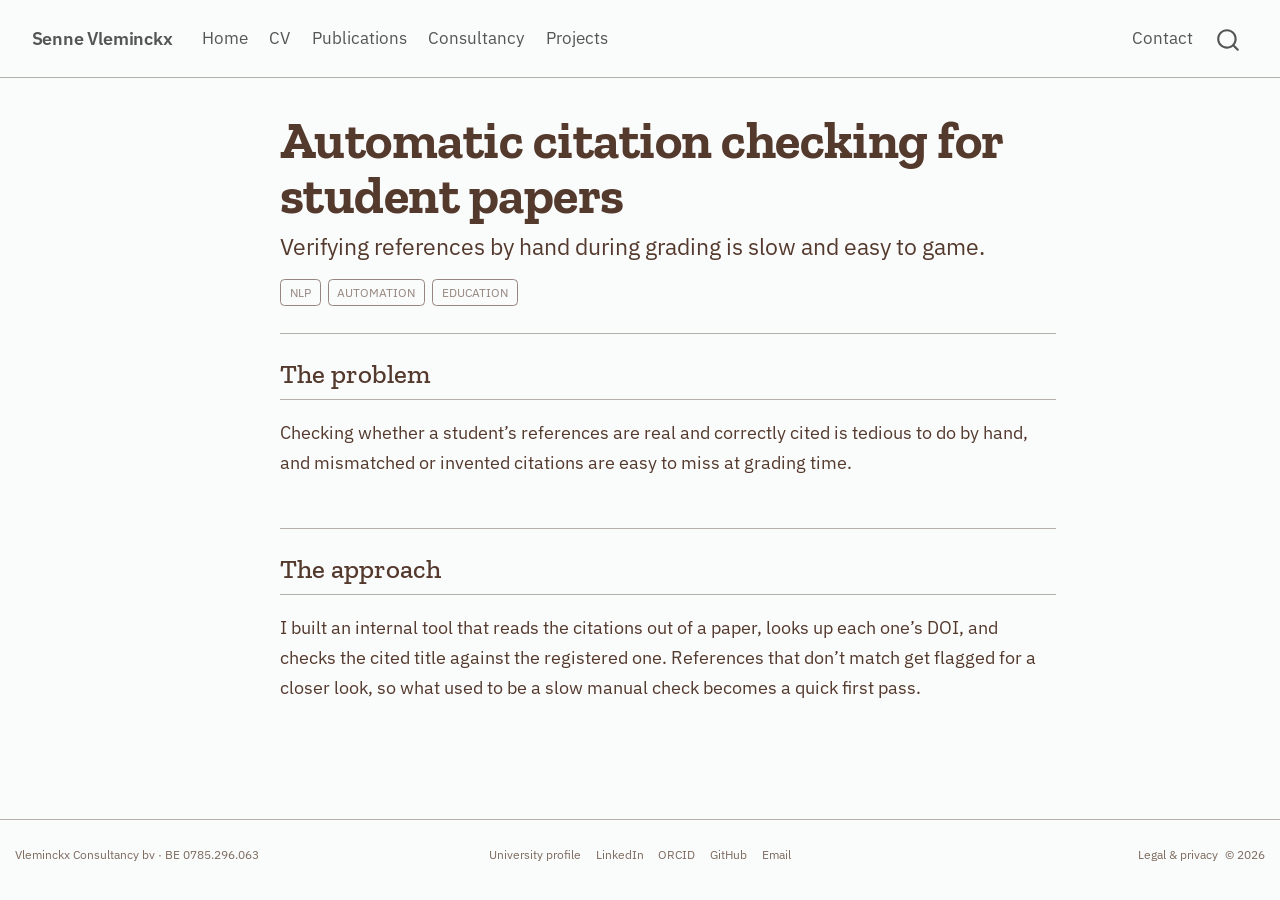
<file: projects/citation-verification-tool.html>
<!DOCTYPE html>
<html xmlns="http://www.w3.org/1999/xhtml" lang="en" xml:lang="en"><head>

<meta charset="utf-8">
<meta name="generator" content="quarto-1.10.18">

<meta name="viewport" content="width=device-width, initial-scale=1.0, user-scalable=yes">


<title>Citation verification tool – Senne Vleminckx – Senne Vleminckx</title>
<style>
/* Default styles provided by pandoc.
** See https://pandoc.org/MANUAL.html#variables-for-html for config info.
*/
span.smallcaps{font-variant: small-caps;}
div.columns{display: flex; gap: 1.5em;}
div.column{flex: auto;}
@media screen {
div.columns{gap: min(4vw, 1.5em);}
div.column{overflow-x: auto;}
}
div.hanging-indent{margin-left: 1.5em; text-indent: -1.5em;}
ul.task-list{list-style: none;}
ul.task-list li input[type="checkbox"] {
  width: 0.8em;
  margin: 0 0.8em 0.2em -1em; /* quarto-specific, see https://github.com/quarto-dev/quarto-cli/issues/4556 */ 
  vertical-align: middle;
}
</style>


<script src="../site_libs/quarto-nav/quarto-nav.js"></script>
<script src="../site_libs/clipboard/clipboard.min.js"></script>
<script src="../site_libs/quarto-search/autocomplete.umd.js"></script>
<script src="../site_libs/quarto-search/fuse.min.js"></script>
<script src="../site_libs/quarto-search/quarto-search.js"></script>
<meta name="quarto:offset" content="../">
<link href="../assets/img/favicon.svg" rel="icon" type="image/svg+xml">
<script src="../site_libs/quarto-html/quarto.js" type="module"></script>
<script src="../site_libs/quarto-html/tabsets/tabsets.js" type="module"></script>
<script src="../site_libs/quarto-html/popper.min.js"></script>
<script src="../site_libs/quarto-html/tippy.umd.min.js"></script>
<link href="../site_libs/quarto-html/tippy.css" rel="stylesheet">
<link href="../site_libs/quarto-html/quarto-syntax-highlighting-64a204ab8560d761af7679ceaba22944.css" rel="stylesheet" id="quarto-text-highlighting-styles">
<script src="../site_libs/bootstrap/bootstrap.min.js"></script>
<link href="../site_libs/bootstrap/bootstrap-icons.css" rel="stylesheet">
<link href="../site_libs/bootstrap/bootstrap-9b46c1f63804ea88c14e086398d469ac.min.css" rel="stylesheet" append-hash="true" id="quarto-bootstrap" data-mode="light">
<script id="quarto-search-options" type="application/json">{
  "location": "navbar",
  "copy-button": false,
  "collapse-after": 3,
  "panel-placement": "end",
  "type": "overlay",
  "limit": 50,
  "keyboard-shortcut": [
    "f",
    "/",
    "s"
  ],
  "show-item-context": false,
  "language": {
    "search-no-results-text": "No results",
    "search-matching-documents-text": "matching documents",
    "search-copy-link-title": "Copy link to search",
    "search-hide-matches-text": "Hide additional matches",
    "search-more-match-text": "more match in this document",
    "search-more-matches-text": "more matches in this document",
    "search-clear-button-title": "Clear",
    "search-text-placeholder": "",
    "search-detached-cancel-button-title": "Cancel",
    "search-submit-button-title": "Submit",
    "search-label": "Search"
  }
}</script>
<style>html{ scroll-behavior: smooth; }</style>
<link rel="preload" href="../assets/fonts/plex-sans-400.woff2" as="font" type="font/woff2" crossorigin="">
<link rel="preload" href="../assets/fonts/plex-sans-600.woff2" as="font" type="font/woff2" crossorigin="">
<link rel="preload" href="../assets/fonts/zilla-slab-700.woff2" as="font" type="font/woff2" crossorigin="">


<meta property="og:title" content="Citation verification tool – Senne Vleminckx">
<meta property="og:description" content="Verifying references by hand during grading is slow and easy to game.">
<meta property="og:site_name" content="Senne Vleminckx">
</head>

<body class="nav-fixed fullcontent quarto-light">

<div id="quarto-search-results"></div>
  <header id="quarto-header" class="headroom fixed-top">
    <nav class="navbar navbar-expand-lg " data-bs-theme="dark">
      <div class="navbar-container container-fluid">
      <div class="navbar-brand-container mx-auto">
    <a class="navbar-brand" href="../index.html">
    <span class="navbar-title">Senne Vleminckx</span>
    </a>
  </div>
            <div id="quarto-search" class="" title="Search"></div>
          <button class="navbar-toggler" type="button" data-bs-toggle="collapse" data-bs-target="#navbarCollapse" aria-controls="navbarCollapse" role="menu" aria-expanded="false" aria-label="Toggle navigation" onclick="if (window.quartoToggleHeadroom) { window.quartoToggleHeadroom(); }">
  <span class="navbar-toggler-icon"></span>
</button>
          <div class="collapse navbar-collapse" id="navbarCollapse">
            <ul class="navbar-nav navbar-nav-scroll me-auto">
  <li class="nav-item">
    <a class="nav-link" href="../index.html"> 
<span class="menu-text">Home</span></a>
  </li>  
  <li class="nav-item">
    <a class="nav-link" href="../cv.html"> 
<span class="menu-text">CV</span></a>
  </li>  
  <li class="nav-item">
    <a class="nav-link" href="../publications.html"> 
<span class="menu-text">Publications</span></a>
  </li>  
  <li class="nav-item">
    <a class="nav-link" href="../consultancy.html"> 
<span class="menu-text">Consultancy</span></a>
  </li>  
  <li class="nav-item">
    <a class="nav-link" href="../projects.html"> 
<span class="menu-text">Projects</span></a>
  </li>  
</ul>
            <ul class="navbar-nav navbar-nav-scroll ms-auto">
  <li class="nav-item">
    <a class="nav-link" href="../contact.html"> 
<span class="menu-text">Contact</span></a>
  </li>  
</ul>
          </div> <!-- /navcollapse -->
            <div class="quarto-navbar-tools">
</div>
      </div> <!-- /container-fluid -->
    </nav>
</header>
<!-- content -->
<div id="quarto-content" class="quarto-container page-columns page-rows-contents page-layout-article page-navbar">
<!-- sidebar -->
<!-- margin-sidebar -->
    
<!-- main -->
<main class="content" id="quarto-document-content">
<a href="#quarto-content" class="skip-link">Skip to content</a>

<header id="title-block-header" class="quarto-title-block default">
<div class="quarto-title">
<h1 class="title">Automatic citation checking for student papers</h1>
<p class="subtitle lead">Verifying references by hand during grading is slow and easy to game.</p>
  <div class="quarto-categories">
    <div class="quarto-category">NLP</div>
    <div class="quarto-category">Automation</div>
    <div class="quarto-category">Education</div>
  </div>
  </div>



<div class="quarto-title-meta">

    
  
    
  </div>
  


</header>


<section id="the-problem" class="level2">
<h2 data-anchor-id="the-problem">The problem</h2>
<p>Checking whether a student’s references are real and correctly cited is tedious to do by hand, and mismatched or invented citations are easy to miss at grading time.</p>
</section>
<section id="the-approach" class="level2">
<h2 data-anchor-id="the-approach">The approach</h2>
<p>I built an internal tool that reads the citations out of a paper, looks up each one’s DOI, and checks the cited title against the registered one. References that don’t match get flagged for a closer look, so what used to be a slow manual check becomes a quick first pass.</p>


</section>

</main> <!-- /main -->
<script id="quarto-html-after-body" type="application/javascript">
  window.document.addEventListener("DOMContentLoaded", function (event) {
    const isCodeAnnotation = (el) => {
      for (const clz of el.classList) {
        if (clz.startsWith('code-annotation-')) {                     
          return true;
        }
      }
      return false;
    }
    const onCopySuccess = function(e) {
      // button target
      const button = e.trigger;
      // don't keep focus
      button.blur();
      // flash "checked"
      button.classList.add('code-copy-button-checked');
      var currentTitle = button.getAttribute("title");
      button.setAttribute("title", "Copied!");
      let tooltip;
      if (window.bootstrap) {
        button.setAttribute("data-bs-toggle", "tooltip");
        button.setAttribute("data-bs-placement", "left");
        button.setAttribute("data-bs-title", "Copied!");
        tooltip = new bootstrap.Tooltip(button, 
          { trigger: "manual", 
            customClass: "code-copy-button-tooltip",
            offset: [0, -8]});
        tooltip.show();    
      }
      setTimeout(function() {
        if (tooltip) {
          tooltip.hide();
          button.removeAttribute("data-bs-title");
          button.removeAttribute("data-bs-toggle");
          button.removeAttribute("data-bs-placement");
        }
        button.setAttribute("title", currentTitle);
        button.classList.remove('code-copy-button-checked');
      }, 1000);
      // clear code selection
      e.clearSelection();
    }
    const getTextToCopy = function(trigger) {
      const outerScaffold = trigger.parentElement.cloneNode(true);
      const codeEl = outerScaffold.querySelector('code');
      for (const childEl of codeEl.children) {
        if (isCodeAnnotation(childEl)) {
          childEl.remove();
        }
      }
      return codeEl.innerText;
    }
    const clipboard = new window.ClipboardJS('.code-copy-button:not([data-in-quarto-modal])', {
      text: getTextToCopy
    });
    clipboard.on('success', onCopySuccess);
    if (window.document.getElementById('quarto-embedded-source-code-modal')) {
      const clipboardModal = new window.ClipboardJS('.code-copy-button[data-in-quarto-modal]', {
        text: getTextToCopy,
        container: window.document.getElementById('quarto-embedded-source-code-modal')
      });
      clipboardModal.on('success', onCopySuccess);
    }
      var localhostRegex = new RegExp(/^(?:http|https):\/\/localhost\:?[0-9]*\//);
      var mailtoRegex = new RegExp(/^mailto:/);
        var filterRegex = new RegExp("https:\/\/sennevleminckx\.be");
      var isInternal = (href) => {
          return filterRegex.test(href) || localhostRegex.test(href) || mailtoRegex.test(href);
      }
      // Inspect non-navigation links and adorn them if external
     var links = window.document.querySelectorAll('a[href]:not(.nav-link):not(.navbar-brand):not(.toc-action):not(.sidebar-link):not(.sidebar-item-toggle):not(.pagination-link):not(.no-external):not([aria-hidden]):not(.dropdown-item):not(.quarto-navigation-tool):not(.about-link)');
      for (var i=0; i<links.length; i++) {
        const link = links[i];
        if (!isInternal(link.href)) {
          // undo the damage that might have been done by quarto-nav.js in the case of
          // links that we want to consider external
          if (link.dataset.originalHref !== undefined) {
            link.href = link.dataset.originalHref;
          }
            // target, if specified
            link.setAttribute("target", "_blank");
            if (link.getAttribute("rel") === null) {
              link.setAttribute("rel", "noopener");
            }
        }
      }
    function tippyHover(el, contentFn, onTriggerFn, onUntriggerFn) {
      const config = {
        allowHTML: true,
        maxWidth: 500,
        delay: 100,
        arrow: false,
        appendTo: function(el) {
            return el.parentElement;
        },
        interactive: true,
        interactiveBorder: 10,
        theme: 'quarto',
        placement: 'bottom-start',
      };
      if (contentFn) {
        config.content = contentFn;
      }
      if (onTriggerFn) {
        config.onTrigger = onTriggerFn;
      }
      if (onUntriggerFn) {
        config.onUntrigger = onUntriggerFn;
      }
      window.tippy(el, config); 
    }
    const noterefs = window.document.querySelectorAll('a[role="doc-noteref"]');
    for (var i=0; i<noterefs.length; i++) {
      const ref = noterefs[i];
      tippyHover(ref, function() {
        // use id or data attribute instead here
        let href = ref.getAttribute('data-footnote-href') || ref.getAttribute('href');
        try { href = new URL(href).hash; } catch {}
        const id = href.replace(/^#\/?/, "");
        const note = window.document.getElementById(id);
        if (note) {
          return note.innerHTML;
        } else {
          return "";
        }
      });
    }
    const xrefs = window.document.querySelectorAll('a.quarto-xref');
    const processXRef = (id, note) => {
      // Strip column container classes
      const stripColumnClz = (el) => {
        el.classList.remove("page-full", "page-columns");
        if (el.children) {
          for (const child of el.children) {
            stripColumnClz(child);
          }
        }
      }
      stripColumnClz(note)
      if (id === null || id.startsWith('sec-')) {
        // Special case sections, only their first couple elements
        const container = document.createElement("div");
        if (note.children && note.children.length > 2) {
          container.appendChild(note.children[0].cloneNode(true));
          for (let i = 1; i < note.children.length; i++) {
            const child = note.children[i];
            if (child.tagName === "P" && child.innerText === "") {
              continue;
            } else {
              container.appendChild(child.cloneNode(true));
              break;
            }
          }
          if (window.Quarto?.typesetMath) {
            window.Quarto.typesetMath(container);
          }
          return container.innerHTML
        } else {
          if (window.Quarto?.typesetMath) {
            window.Quarto.typesetMath(note);
          }
          return note.innerHTML;
        }
      } else {
        // Remove any anchor links if they are present
        const anchorLink = note.querySelector('a.anchorjs-link');
        if (anchorLink) {
          anchorLink.remove();
        }
        if (window.Quarto?.typesetMath) {
          window.Quarto.typesetMath(note);
        }
        if (note.classList.contains("callout")) {
          return note.outerHTML;
        } else {
          return note.innerHTML;
        }
      }
    }
    for (var i=0; i<xrefs.length; i++) {
      const xref = xrefs[i];
      tippyHover(xref, undefined, function(instance) {
        instance.disable();
        let url = xref.getAttribute('href');
        let hash = undefined; 
        if (url.startsWith('#')) {
          hash = url;
        } else {
          try { hash = new URL(url).hash; } catch {}
        }
        if (hash) {
          const id = hash.replace(/^#\/?/, "");
          const note = window.document.getElementById(id);
          if (note !== null) {
            try {
              const html = processXRef(id, note.cloneNode(true));
              instance.setContent(html);
            } finally {
              instance.enable();
              instance.show();
            }
          } else {
            // See if we can fetch this
            fetch(url.split('#')[0])
            .then(res => res.text())
            .then(html => {
              const parser = new DOMParser();
              const htmlDoc = parser.parseFromString(html, "text/html");
              const note = htmlDoc.getElementById(id);
              if (note !== null) {
                const html = processXRef(id, note);
                instance.setContent(html);
              } 
            }).finally(() => {
              instance.enable();
              instance.show();
            });
          }
        } else {
          // See if we can fetch a full url (with no hash to target)
          // This is a special case and we should probably do some content thinning / targeting
          fetch(url)
          .then(res => res.text())
          .then(html => {
            const parser = new DOMParser();
            const htmlDoc = parser.parseFromString(html, "text/html");
            const note = htmlDoc.querySelector('main.content');
            if (note !== null) {
              // This should only happen for chapter cross references
              // (since there is no id in the URL)
              // remove the first header
              if (note.children.length > 0 && note.children[0].tagName === "HEADER") {
                note.children[0].remove();
              }
              const html = processXRef(null, note);
              instance.setContent(html);
            } 
          }).finally(() => {
            instance.enable();
            instance.show();
          });
        }
      }, function(instance) {
      });
    }
        let selectedAnnoteEl;
        const selectorForAnnotation = ( cell, annotation) => {
          let cellAttr = 'data-code-cell="' + cell + '"';
          let lineAttr = 'data-code-annotation="' +  annotation + '"';
          const selector = 'span[' + cellAttr + '][' + lineAttr + ']';
          return selector;
        }
        const selectCodeLines = (annoteEl) => {
          const doc = window.document;
          const targetCell = annoteEl.getAttribute("data-target-cell");
          const targetAnnotation = annoteEl.getAttribute("data-target-annotation");
          const annoteSpan = window.document.querySelector(selectorForAnnotation(targetCell, targetAnnotation));
          const lines = annoteSpan.getAttribute("data-code-lines").split(",");
          const lineIds = lines.map((line) => {
            return targetCell + "-" + line;
          })
          let top = null;
          let height = null;
          let parent = null;
          if (lineIds.length > 0) {
              //compute the position of the single el (top and bottom and make a div)
              const el = window.document.getElementById(lineIds[0]);
              top = el.offsetTop;
              height = el.offsetHeight;
              parent = el.parentElement.parentElement;
            if (lineIds.length > 1) {
              const lastEl = window.document.getElementById(lineIds[lineIds.length - 1]);
              const bottom = lastEl.offsetTop + lastEl.offsetHeight;
              height = bottom - top;
            }
            if (top !== null && height !== null && parent !== null) {
              // cook up a div (if necessary) and position it 
              let div = window.document.getElementById("code-annotation-line-highlight");
              if (div === null) {
                div = window.document.createElement("div");
                div.setAttribute("id", "code-annotation-line-highlight");
                div.style.position = 'absolute';
                parent.appendChild(div);
              }
              div.style.top = top - 2 + "px";
              div.style.height = height + 4 + "px";
              div.style.left = 0;
              let gutterDiv = window.document.getElementById("code-annotation-line-highlight-gutter");
              if (gutterDiv === null) {
                gutterDiv = window.document.createElement("div");
                gutterDiv.setAttribute("id", "code-annotation-line-highlight-gutter");
                gutterDiv.style.position = 'absolute';
                const codeCell = window.document.getElementById(targetCell);
                const gutter = codeCell.querySelector('.code-annotation-gutter');
                gutter.appendChild(gutterDiv);
              }
              gutterDiv.style.top = top - 2 + "px";
              gutterDiv.style.height = height + 4 + "px";
            }
            selectedAnnoteEl = annoteEl;
          }
        };
        const unselectCodeLines = () => {
          const elementsIds = ["code-annotation-line-highlight", "code-annotation-line-highlight-gutter"];
          elementsIds.forEach((elId) => {
            const div = window.document.getElementById(elId);
            if (div) {
              div.remove();
            }
          });
          selectedAnnoteEl = undefined;
        };
          // Handle positioning of the toggle
      window.addEventListener(
        "resize",
        throttle(() => {
          elRect = undefined;
          if (selectedAnnoteEl) {
            selectCodeLines(selectedAnnoteEl);
          }
        }, 10)
      );
      function throttle(fn, ms) {
      let throttle = false;
      let timer;
        return (...args) => {
          if(!throttle) { // first call gets through
              fn.apply(this, args);
              throttle = true;
          } else { // all the others get throttled
              if(timer) clearTimeout(timer); // cancel #2
              timer = setTimeout(() => {
                fn.apply(this, args);
                timer = throttle = false;
              }, ms);
          }
        };
      }
        // Attach click handler to the DT
        const annoteDls = window.document.querySelectorAll('dt[data-target-cell]');
        for (const annoteDlNode of annoteDls) {
          annoteDlNode.addEventListener('click', (event) => {
            const clickedEl = event.target;
            if (clickedEl !== selectedAnnoteEl) {
              unselectCodeLines();
              const activeEl = window.document.querySelector('dt[data-target-cell].code-annotation-active');
              if (activeEl) {
                activeEl.classList.remove('code-annotation-active');
              }
              selectCodeLines(clickedEl);
              clickedEl.classList.add('code-annotation-active');
            } else {
              // Unselect the line
              unselectCodeLines();
              clickedEl.classList.remove('code-annotation-active');
            }
          });
        }
    const findCites = (el) => {
      const parentEl = el.parentElement;
      if (parentEl) {
        const cites = parentEl.dataset.cites;
        if (cites) {
          return {
            el,
            cites: cites.split(' ')
          };
        } else {
          return findCites(el.parentElement)
        }
      } else {
        return undefined;
      }
    };
    var bibliorefs = window.document.querySelectorAll('a[role="doc-biblioref"]');
    for (var i=0; i<bibliorefs.length; i++) {
      const ref = bibliorefs[i];
      const citeInfo = findCites(ref);
      if (citeInfo) {
        tippyHover(citeInfo.el, function() {
          var popup = window.document.createElement('div');
          citeInfo.cites.forEach(function(cite) {
            var citeDiv = window.document.createElement('div');
            citeDiv.classList.add('hanging-indent');
            citeDiv.classList.add('csl-entry');
            var biblioDiv = window.document.getElementById('ref-' + cite);
            if (biblioDiv) {
              citeDiv.innerHTML = biblioDiv.innerHTML;
            }
            popup.appendChild(citeDiv);
          });
          return popup.innerHTML;
        });
      }
    }
  });
  </script>
</div> <!-- /content -->
<footer class="footer">
  <div class="nav-footer">
    <div class="nav-footer-left">
      <ul class="footer-items list-unstyled">
    <li class="nav-item">
 Vleminckx Consultancy bv · BE 0785.296.063
  </li>  
</ul>
    </div>   
    <div class="nav-footer-center">
      <ul class="footer-items list-unstyled">
    <li class="nav-item">
    <a class="nav-link" href="https://www.uantwerpen.be/en/staff/senne-vleminckx/">
<p>University profile</p>
</a>
  </li>  
    <li class="nav-item">
    <a class="nav-link" href="https://www.linkedin.com/in/senne-vleminckx/">
<p>LinkedIn</p>
</a>
  </li>  
    <li class="nav-item">
    <a class="nav-link" href="https://orcid.org/0000-0001-9647-4785">
<p>ORCID</p>
</a>
  </li>  
    <li class="nav-item">
    <a class="nav-link" href="https://github.com/Sennevleminckx">
<p>GitHub</p>
</a>
  </li>  
    <li class="nav-item">
    <a class="nav-link" href="mailto:senne.vleminckx@icloud.com">
<p>Email</p>
</a>
  </li>  
</ul>
    </div>
    <div class="nav-footer-right">
      <ul class="footer-items list-unstyled">
    <li class="nav-item">
    <a class="nav-link" href="../legal.html">
<p>Legal &amp; privacy</p>
</a>
  </li>  
    <li class="nav-item">
 © 2026
  </li>  
</ul>
    </div>
  </div>
</footer>




<script src="../site_libs/quarto-html/zenscroll-min.js"></script>
</body></html>
</file>
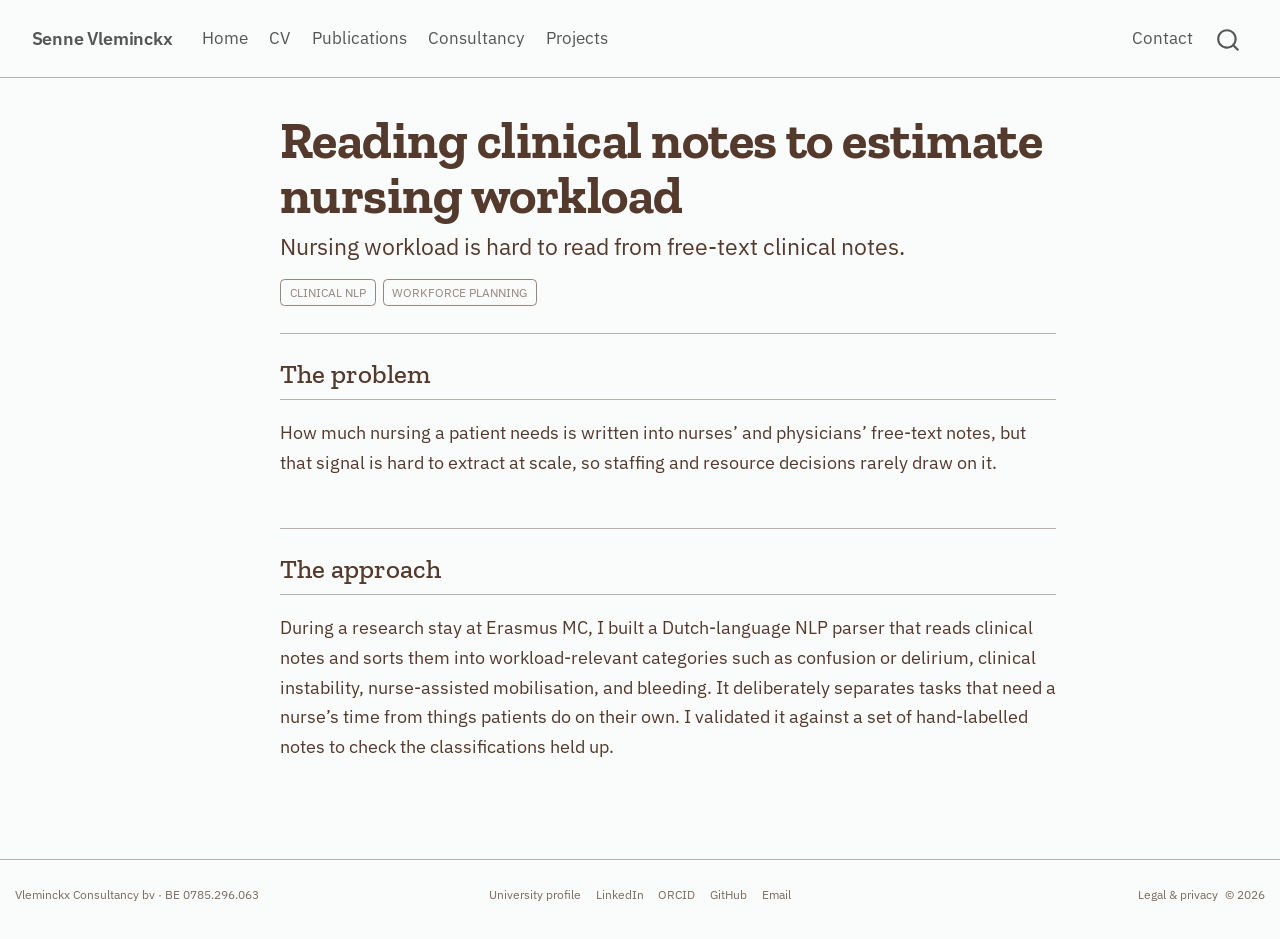
<file: projects/nlp-patient-acuity.html>
<!DOCTYPE html>
<html xmlns="http://www.w3.org/1999/xhtml" lang="en" xml:lang="en"><head>

<meta charset="utf-8">
<meta name="generator" content="quarto-1.10.18">

<meta name="viewport" content="width=device-width, initial-scale=1.0, user-scalable=yes">


<title>Clinical-notes acuity NLP – Senne Vleminckx – Senne Vleminckx</title>
<style>
/* Default styles provided by pandoc.
** See https://pandoc.org/MANUAL.html#variables-for-html for config info.
*/
span.smallcaps{font-variant: small-caps;}
div.columns{display: flex; gap: 1.5em;}
div.column{flex: auto;}
@media screen {
div.columns{gap: min(4vw, 1.5em);}
div.column{overflow-x: auto;}
}
div.hanging-indent{margin-left: 1.5em; text-indent: -1.5em;}
ul.task-list{list-style: none;}
ul.task-list li input[type="checkbox"] {
  width: 0.8em;
  margin: 0 0.8em 0.2em -1em; /* quarto-specific, see https://github.com/quarto-dev/quarto-cli/issues/4556 */ 
  vertical-align: middle;
}
</style>


<script src="../site_libs/quarto-nav/quarto-nav.js"></script>
<script src="../site_libs/clipboard/clipboard.min.js"></script>
<script src="../site_libs/quarto-search/autocomplete.umd.js"></script>
<script src="../site_libs/quarto-search/fuse.min.js"></script>
<script src="../site_libs/quarto-search/quarto-search.js"></script>
<meta name="quarto:offset" content="../">
<link href="../assets/img/favicon.svg" rel="icon" type="image/svg+xml">
<script src="../site_libs/quarto-html/quarto.js" type="module"></script>
<script src="../site_libs/quarto-html/tabsets/tabsets.js" type="module"></script>
<script src="../site_libs/quarto-html/popper.min.js"></script>
<script src="../site_libs/quarto-html/tippy.umd.min.js"></script>
<link href="../site_libs/quarto-html/tippy.css" rel="stylesheet">
<link href="../site_libs/quarto-html/quarto-syntax-highlighting-64a204ab8560d761af7679ceaba22944.css" rel="stylesheet" id="quarto-text-highlighting-styles">
<script src="../site_libs/bootstrap/bootstrap.min.js"></script>
<link href="../site_libs/bootstrap/bootstrap-icons.css" rel="stylesheet">
<link href="../site_libs/bootstrap/bootstrap-9b46c1f63804ea88c14e086398d469ac.min.css" rel="stylesheet" append-hash="true" id="quarto-bootstrap" data-mode="light">
<script id="quarto-search-options" type="application/json">{
  "location": "navbar",
  "copy-button": false,
  "collapse-after": 3,
  "panel-placement": "end",
  "type": "overlay",
  "limit": 50,
  "keyboard-shortcut": [
    "f",
    "/",
    "s"
  ],
  "show-item-context": false,
  "language": {
    "search-no-results-text": "No results",
    "search-matching-documents-text": "matching documents",
    "search-copy-link-title": "Copy link to search",
    "search-hide-matches-text": "Hide additional matches",
    "search-more-match-text": "more match in this document",
    "search-more-matches-text": "more matches in this document",
    "search-clear-button-title": "Clear",
    "search-text-placeholder": "",
    "search-detached-cancel-button-title": "Cancel",
    "search-submit-button-title": "Submit",
    "search-label": "Search"
  }
}</script>
<style>html{ scroll-behavior: smooth; }</style>
<link rel="preload" href="../assets/fonts/plex-sans-400.woff2" as="font" type="font/woff2" crossorigin="">
<link rel="preload" href="../assets/fonts/plex-sans-600.woff2" as="font" type="font/woff2" crossorigin="">
<link rel="preload" href="../assets/fonts/zilla-slab-700.woff2" as="font" type="font/woff2" crossorigin="">


<meta property="og:title" content="Clinical-notes acuity NLP – Senne Vleminckx">
<meta property="og:description" content="Nursing workload is hard to read from free-text clinical notes.">
<meta property="og:site_name" content="Senne Vleminckx">
</head>

<body class="nav-fixed fullcontent quarto-light">

<div id="quarto-search-results"></div>
  <header id="quarto-header" class="headroom fixed-top">
    <nav class="navbar navbar-expand-lg " data-bs-theme="dark">
      <div class="navbar-container container-fluid">
      <div class="navbar-brand-container mx-auto">
    <a class="navbar-brand" href="../index.html">
    <span class="navbar-title">Senne Vleminckx</span>
    </a>
  </div>
            <div id="quarto-search" class="" title="Search"></div>
          <button class="navbar-toggler" type="button" data-bs-toggle="collapse" data-bs-target="#navbarCollapse" aria-controls="navbarCollapse" role="menu" aria-expanded="false" aria-label="Toggle navigation" onclick="if (window.quartoToggleHeadroom) { window.quartoToggleHeadroom(); }">
  <span class="navbar-toggler-icon"></span>
</button>
          <div class="collapse navbar-collapse" id="navbarCollapse">
            <ul class="navbar-nav navbar-nav-scroll me-auto">
  <li class="nav-item">
    <a class="nav-link" href="../index.html"> 
<span class="menu-text">Home</span></a>
  </li>  
  <li class="nav-item">
    <a class="nav-link" href="../cv.html"> 
<span class="menu-text">CV</span></a>
  </li>  
  <li class="nav-item">
    <a class="nav-link" href="../publications.html"> 
<span class="menu-text">Publications</span></a>
  </li>  
  <li class="nav-item">
    <a class="nav-link" href="../consultancy.html"> 
<span class="menu-text">Consultancy</span></a>
  </li>  
  <li class="nav-item">
    <a class="nav-link" href="../projects.html"> 
<span class="menu-text">Projects</span></a>
  </li>  
</ul>
            <ul class="navbar-nav navbar-nav-scroll ms-auto">
  <li class="nav-item">
    <a class="nav-link" href="../contact.html"> 
<span class="menu-text">Contact</span></a>
  </li>  
</ul>
          </div> <!-- /navcollapse -->
            <div class="quarto-navbar-tools">
</div>
      </div> <!-- /container-fluid -->
    </nav>
</header>
<!-- content -->
<div id="quarto-content" class="quarto-container page-columns page-rows-contents page-layout-article page-navbar">
<!-- sidebar -->
<!-- margin-sidebar -->
    
<!-- main -->
<main class="content" id="quarto-document-content">
<a href="#quarto-content" class="skip-link">Skip to content</a>

<header id="title-block-header" class="quarto-title-block default">
<div class="quarto-title">
<h1 class="title">Reading clinical notes to estimate nursing workload</h1>
<p class="subtitle lead">Nursing workload is hard to read from free-text clinical notes.</p>
  <div class="quarto-categories">
    <div class="quarto-category">Clinical NLP</div>
    <div class="quarto-category">Workforce planning</div>
  </div>
  </div>



<div class="quarto-title-meta">

    
  
    
  </div>
  


</header>


<section id="the-problem" class="level2">
<h2 data-anchor-id="the-problem">The problem</h2>
<p>How much nursing a patient needs is written into nurses’ and physicians’ free-text notes, but that signal is hard to extract at scale, so staffing and resource decisions rarely draw on it.</p>
</section>
<section id="the-approach" class="level2">
<h2 data-anchor-id="the-approach">The approach</h2>
<p>During a research stay at Erasmus MC, I built a Dutch-language NLP parser that reads clinical notes and sorts them into workload-relevant categories such as confusion or delirium, clinical instability, nurse-assisted mobilisation, and bleeding. It deliberately separates tasks that need a nurse’s time from things patients do on their own. I validated it against a set of hand-labelled notes to check the classifications held up.</p>


</section>

</main> <!-- /main -->
<script id="quarto-html-after-body" type="application/javascript">
  window.document.addEventListener("DOMContentLoaded", function (event) {
    const isCodeAnnotation = (el) => {
      for (const clz of el.classList) {
        if (clz.startsWith('code-annotation-')) {                     
          return true;
        }
      }
      return false;
    }
    const onCopySuccess = function(e) {
      // button target
      const button = e.trigger;
      // don't keep focus
      button.blur();
      // flash "checked"
      button.classList.add('code-copy-button-checked');
      var currentTitle = button.getAttribute("title");
      button.setAttribute("title", "Copied!");
      let tooltip;
      if (window.bootstrap) {
        button.setAttribute("data-bs-toggle", "tooltip");
        button.setAttribute("data-bs-placement", "left");
        button.setAttribute("data-bs-title", "Copied!");
        tooltip = new bootstrap.Tooltip(button, 
          { trigger: "manual", 
            customClass: "code-copy-button-tooltip",
            offset: [0, -8]});
        tooltip.show();    
      }
      setTimeout(function() {
        if (tooltip) {
          tooltip.hide();
          button.removeAttribute("data-bs-title");
          button.removeAttribute("data-bs-toggle");
          button.removeAttribute("data-bs-placement");
        }
        button.setAttribute("title", currentTitle);
        button.classList.remove('code-copy-button-checked');
      }, 1000);
      // clear code selection
      e.clearSelection();
    }
    const getTextToCopy = function(trigger) {
      const outerScaffold = trigger.parentElement.cloneNode(true);
      const codeEl = outerScaffold.querySelector('code');
      for (const childEl of codeEl.children) {
        if (isCodeAnnotation(childEl)) {
          childEl.remove();
        }
      }
      return codeEl.innerText;
    }
    const clipboard = new window.ClipboardJS('.code-copy-button:not([data-in-quarto-modal])', {
      text: getTextToCopy
    });
    clipboard.on('success', onCopySuccess);
    if (window.document.getElementById('quarto-embedded-source-code-modal')) {
      const clipboardModal = new window.ClipboardJS('.code-copy-button[data-in-quarto-modal]', {
        text: getTextToCopy,
        container: window.document.getElementById('quarto-embedded-source-code-modal')
      });
      clipboardModal.on('success', onCopySuccess);
    }
      var localhostRegex = new RegExp(/^(?:http|https):\/\/localhost\:?[0-9]*\//);
      var mailtoRegex = new RegExp(/^mailto:/);
        var filterRegex = new RegExp("https:\/\/sennevleminckx\.be");
      var isInternal = (href) => {
          return filterRegex.test(href) || localhostRegex.test(href) || mailtoRegex.test(href);
      }
      // Inspect non-navigation links and adorn them if external
     var links = window.document.querySelectorAll('a[href]:not(.nav-link):not(.navbar-brand):not(.toc-action):not(.sidebar-link):not(.sidebar-item-toggle):not(.pagination-link):not(.no-external):not([aria-hidden]):not(.dropdown-item):not(.quarto-navigation-tool):not(.about-link)');
      for (var i=0; i<links.length; i++) {
        const link = links[i];
        if (!isInternal(link.href)) {
          // undo the damage that might have been done by quarto-nav.js in the case of
          // links that we want to consider external
          if (link.dataset.originalHref !== undefined) {
            link.href = link.dataset.originalHref;
          }
            // target, if specified
            link.setAttribute("target", "_blank");
            if (link.getAttribute("rel") === null) {
              link.setAttribute("rel", "noopener");
            }
        }
      }
    function tippyHover(el, contentFn, onTriggerFn, onUntriggerFn) {
      const config = {
        allowHTML: true,
        maxWidth: 500,
        delay: 100,
        arrow: false,
        appendTo: function(el) {
            return el.parentElement;
        },
        interactive: true,
        interactiveBorder: 10,
        theme: 'quarto',
        placement: 'bottom-start',
      };
      if (contentFn) {
        config.content = contentFn;
      }
      if (onTriggerFn) {
        config.onTrigger = onTriggerFn;
      }
      if (onUntriggerFn) {
        config.onUntrigger = onUntriggerFn;
      }
      window.tippy(el, config); 
    }
    const noterefs = window.document.querySelectorAll('a[role="doc-noteref"]');
    for (var i=0; i<noterefs.length; i++) {
      const ref = noterefs[i];
      tippyHover(ref, function() {
        // use id or data attribute instead here
        let href = ref.getAttribute('data-footnote-href') || ref.getAttribute('href');
        try { href = new URL(href).hash; } catch {}
        const id = href.replace(/^#\/?/, "");
        const note = window.document.getElementById(id);
        if (note) {
          return note.innerHTML;
        } else {
          return "";
        }
      });
    }
    const xrefs = window.document.querySelectorAll('a.quarto-xref');
    const processXRef = (id, note) => {
      // Strip column container classes
      const stripColumnClz = (el) => {
        el.classList.remove("page-full", "page-columns");
        if (el.children) {
          for (const child of el.children) {
            stripColumnClz(child);
          }
        }
      }
      stripColumnClz(note)
      if (id === null || id.startsWith('sec-')) {
        // Special case sections, only their first couple elements
        const container = document.createElement("div");
        if (note.children && note.children.length > 2) {
          container.appendChild(note.children[0].cloneNode(true));
          for (let i = 1; i < note.children.length; i++) {
            const child = note.children[i];
            if (child.tagName === "P" && child.innerText === "") {
              continue;
            } else {
              container.appendChild(child.cloneNode(true));
              break;
            }
          }
          if (window.Quarto?.typesetMath) {
            window.Quarto.typesetMath(container);
          }
          return container.innerHTML
        } else {
          if (window.Quarto?.typesetMath) {
            window.Quarto.typesetMath(note);
          }
          return note.innerHTML;
        }
      } else {
        // Remove any anchor links if they are present
        const anchorLink = note.querySelector('a.anchorjs-link');
        if (anchorLink) {
          anchorLink.remove();
        }
        if (window.Quarto?.typesetMath) {
          window.Quarto.typesetMath(note);
        }
        if (note.classList.contains("callout")) {
          return note.outerHTML;
        } else {
          return note.innerHTML;
        }
      }
    }
    for (var i=0; i<xrefs.length; i++) {
      const xref = xrefs[i];
      tippyHover(xref, undefined, function(instance) {
        instance.disable();
        let url = xref.getAttribute('href');
        let hash = undefined; 
        if (url.startsWith('#')) {
          hash = url;
        } else {
          try { hash = new URL(url).hash; } catch {}
        }
        if (hash) {
          const id = hash.replace(/^#\/?/, "");
          const note = window.document.getElementById(id);
          if (note !== null) {
            try {
              const html = processXRef(id, note.cloneNode(true));
              instance.setContent(html);
            } finally {
              instance.enable();
              instance.show();
            }
          } else {
            // See if we can fetch this
            fetch(url.split('#')[0])
            .then(res => res.text())
            .then(html => {
              const parser = new DOMParser();
              const htmlDoc = parser.parseFromString(html, "text/html");
              const note = htmlDoc.getElementById(id);
              if (note !== null) {
                const html = processXRef(id, note);
                instance.setContent(html);
              } 
            }).finally(() => {
              instance.enable();
              instance.show();
            });
          }
        } else {
          // See if we can fetch a full url (with no hash to target)
          // This is a special case and we should probably do some content thinning / targeting
          fetch(url)
          .then(res => res.text())
          .then(html => {
            const parser = new DOMParser();
            const htmlDoc = parser.parseFromString(html, "text/html");
            const note = htmlDoc.querySelector('main.content');
            if (note !== null) {
              // This should only happen for chapter cross references
              // (since there is no id in the URL)
              // remove the first header
              if (note.children.length > 0 && note.children[0].tagName === "HEADER") {
                note.children[0].remove();
              }
              const html = processXRef(null, note);
              instance.setContent(html);
            } 
          }).finally(() => {
            instance.enable();
            instance.show();
          });
        }
      }, function(instance) {
      });
    }
        let selectedAnnoteEl;
        const selectorForAnnotation = ( cell, annotation) => {
          let cellAttr = 'data-code-cell="' + cell + '"';
          let lineAttr = 'data-code-annotation="' +  annotation + '"';
          const selector = 'span[' + cellAttr + '][' + lineAttr + ']';
          return selector;
        }
        const selectCodeLines = (annoteEl) => {
          const doc = window.document;
          const targetCell = annoteEl.getAttribute("data-target-cell");
          const targetAnnotation = annoteEl.getAttribute("data-target-annotation");
          const annoteSpan = window.document.querySelector(selectorForAnnotation(targetCell, targetAnnotation));
          const lines = annoteSpan.getAttribute("data-code-lines").split(",");
          const lineIds = lines.map((line) => {
            return targetCell + "-" + line;
          })
          let top = null;
          let height = null;
          let parent = null;
          if (lineIds.length > 0) {
              //compute the position of the single el (top and bottom and make a div)
              const el = window.document.getElementById(lineIds[0]);
              top = el.offsetTop;
              height = el.offsetHeight;
              parent = el.parentElement.parentElement;
            if (lineIds.length > 1) {
              const lastEl = window.document.getElementById(lineIds[lineIds.length - 1]);
              const bottom = lastEl.offsetTop + lastEl.offsetHeight;
              height = bottom - top;
            }
            if (top !== null && height !== null && parent !== null) {
              // cook up a div (if necessary) and position it 
              let div = window.document.getElementById("code-annotation-line-highlight");
              if (div === null) {
                div = window.document.createElement("div");
                div.setAttribute("id", "code-annotation-line-highlight");
                div.style.position = 'absolute';
                parent.appendChild(div);
              }
              div.style.top = top - 2 + "px";
              div.style.height = height + 4 + "px";
              div.style.left = 0;
              let gutterDiv = window.document.getElementById("code-annotation-line-highlight-gutter");
              if (gutterDiv === null) {
                gutterDiv = window.document.createElement("div");
                gutterDiv.setAttribute("id", "code-annotation-line-highlight-gutter");
                gutterDiv.style.position = 'absolute';
                const codeCell = window.document.getElementById(targetCell);
                const gutter = codeCell.querySelector('.code-annotation-gutter');
                gutter.appendChild(gutterDiv);
              }
              gutterDiv.style.top = top - 2 + "px";
              gutterDiv.style.height = height + 4 + "px";
            }
            selectedAnnoteEl = annoteEl;
          }
        };
        const unselectCodeLines = () => {
          const elementsIds = ["code-annotation-line-highlight", "code-annotation-line-highlight-gutter"];
          elementsIds.forEach((elId) => {
            const div = window.document.getElementById(elId);
            if (div) {
              div.remove();
            }
          });
          selectedAnnoteEl = undefined;
        };
          // Handle positioning of the toggle
      window.addEventListener(
        "resize",
        throttle(() => {
          elRect = undefined;
          if (selectedAnnoteEl) {
            selectCodeLines(selectedAnnoteEl);
          }
        }, 10)
      );
      function throttle(fn, ms) {
      let throttle = false;
      let timer;
        return (...args) => {
          if(!throttle) { // first call gets through
              fn.apply(this, args);
              throttle = true;
          } else { // all the others get throttled
              if(timer) clearTimeout(timer); // cancel #2
              timer = setTimeout(() => {
                fn.apply(this, args);
                timer = throttle = false;
              }, ms);
          }
        };
      }
        // Attach click handler to the DT
        const annoteDls = window.document.querySelectorAll('dt[data-target-cell]');
        for (const annoteDlNode of annoteDls) {
          annoteDlNode.addEventListener('click', (event) => {
            const clickedEl = event.target;
            if (clickedEl !== selectedAnnoteEl) {
              unselectCodeLines();
              const activeEl = window.document.querySelector('dt[data-target-cell].code-annotation-active');
              if (activeEl) {
                activeEl.classList.remove('code-annotation-active');
              }
              selectCodeLines(clickedEl);
              clickedEl.classList.add('code-annotation-active');
            } else {
              // Unselect the line
              unselectCodeLines();
              clickedEl.classList.remove('code-annotation-active');
            }
          });
        }
    const findCites = (el) => {
      const parentEl = el.parentElement;
      if (parentEl) {
        const cites = parentEl.dataset.cites;
        if (cites) {
          return {
            el,
            cites: cites.split(' ')
          };
        } else {
          return findCites(el.parentElement)
        }
      } else {
        return undefined;
      }
    };
    var bibliorefs = window.document.querySelectorAll('a[role="doc-biblioref"]');
    for (var i=0; i<bibliorefs.length; i++) {
      const ref = bibliorefs[i];
      const citeInfo = findCites(ref);
      if (citeInfo) {
        tippyHover(citeInfo.el, function() {
          var popup = window.document.createElement('div');
          citeInfo.cites.forEach(function(cite) {
            var citeDiv = window.document.createElement('div');
            citeDiv.classList.add('hanging-indent');
            citeDiv.classList.add('csl-entry');
            var biblioDiv = window.document.getElementById('ref-' + cite);
            if (biblioDiv) {
              citeDiv.innerHTML = biblioDiv.innerHTML;
            }
            popup.appendChild(citeDiv);
          });
          return popup.innerHTML;
        });
      }
    }
  });
  </script>
</div> <!-- /content -->
<footer class="footer">
  <div class="nav-footer">
    <div class="nav-footer-left">
      <ul class="footer-items list-unstyled">
    <li class="nav-item">
 Vleminckx Consultancy bv · BE 0785.296.063
  </li>  
</ul>
    </div>   
    <div class="nav-footer-center">
      <ul class="footer-items list-unstyled">
    <li class="nav-item">
    <a class="nav-link" href="https://www.uantwerpen.be/en/staff/senne-vleminckx/">
<p>University profile</p>
</a>
  </li>  
    <li class="nav-item">
    <a class="nav-link" href="https://www.linkedin.com/in/senne-vleminckx/">
<p>LinkedIn</p>
</a>
  </li>  
    <li class="nav-item">
    <a class="nav-link" href="https://orcid.org/0000-0001-9647-4785">
<p>ORCID</p>
</a>
  </li>  
    <li class="nav-item">
    <a class="nav-link" href="https://github.com/Sennevleminckx">
<p>GitHub</p>
</a>
  </li>  
    <li class="nav-item">
    <a class="nav-link" href="mailto:senne.vleminckx@icloud.com">
<p>Email</p>
</a>
  </li>  
</ul>
    </div>
    <div class="nav-footer-right">
      <ul class="footer-items list-unstyled">
    <li class="nav-item">
    <a class="nav-link" href="../legal.html">
<p>Legal &amp; privacy</p>
</a>
  </li>  
    <li class="nav-item">
 © 2026
  </li>  
</ul>
    </div>
  </div>
</footer>




<script src="../site_libs/quarto-html/zenscroll-min.js"></script>
</body></html>
</file>
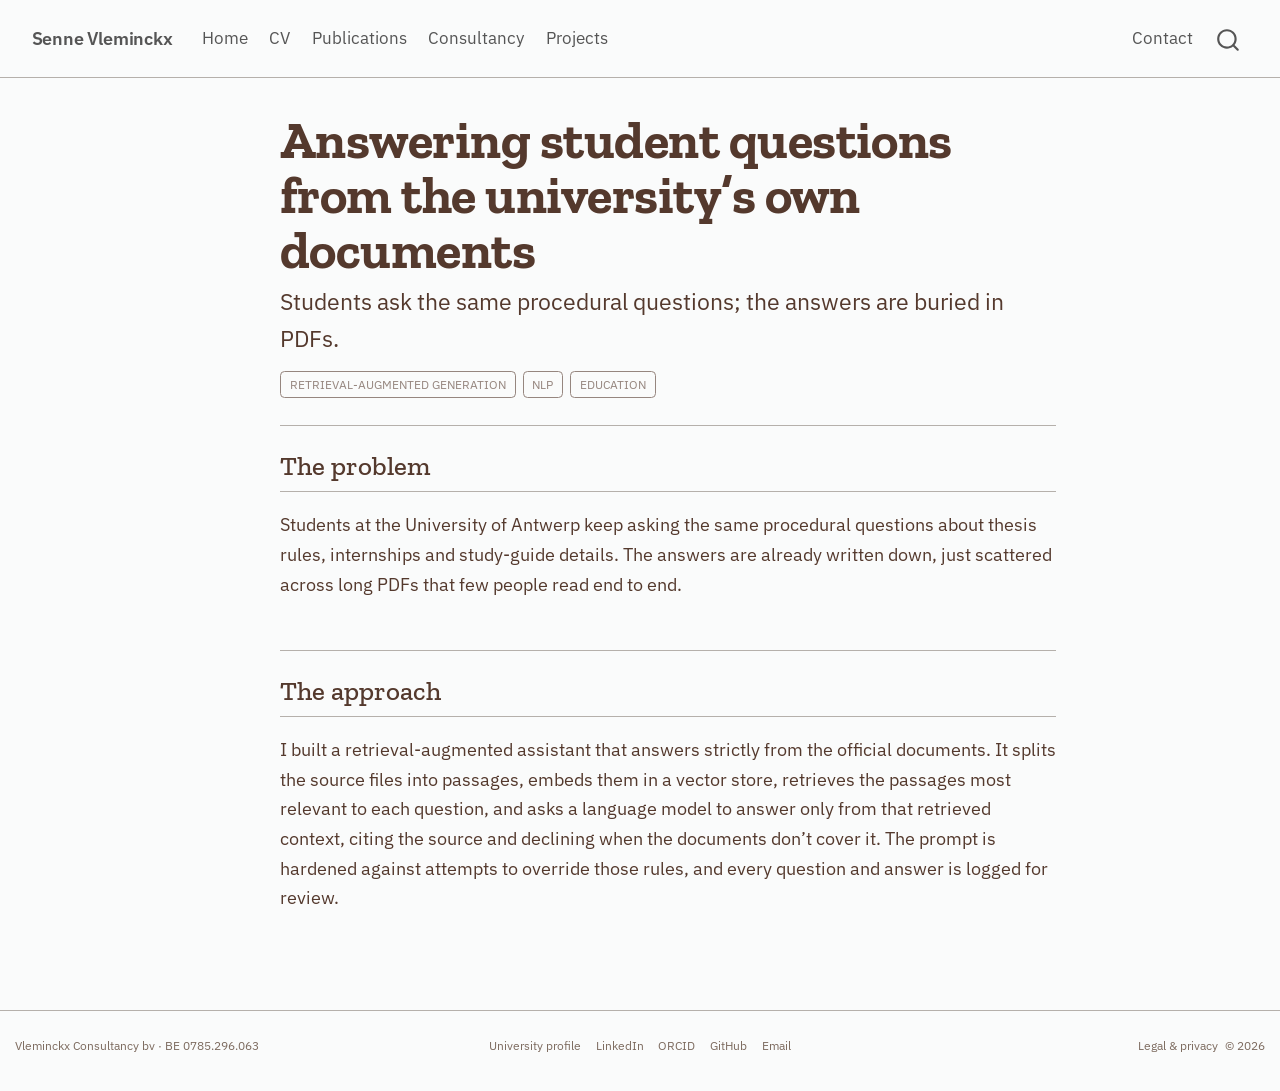
<file: projects/rag-student-assistant.html>
<!DOCTYPE html>
<html xmlns="http://www.w3.org/1999/xhtml" lang="en" xml:lang="en"><head>

<meta charset="utf-8">
<meta name="generator" content="quarto-1.10.18">

<meta name="viewport" content="width=device-width, initial-scale=1.0, user-scalable=yes">


<title>Student-question assistant (RAG) – Senne Vleminckx – Senne Vleminckx</title>
<style>
/* Default styles provided by pandoc.
** See https://pandoc.org/MANUAL.html#variables-for-html for config info.
*/
span.smallcaps{font-variant: small-caps;}
div.columns{display: flex; gap: 1.5em;}
div.column{flex: auto;}
@media screen {
div.columns{gap: min(4vw, 1.5em);}
div.column{overflow-x: auto;}
}
div.hanging-indent{margin-left: 1.5em; text-indent: -1.5em;}
ul.task-list{list-style: none;}
ul.task-list li input[type="checkbox"] {
  width: 0.8em;
  margin: 0 0.8em 0.2em -1em; /* quarto-specific, see https://github.com/quarto-dev/quarto-cli/issues/4556 */ 
  vertical-align: middle;
}
</style>


<script src="../site_libs/quarto-nav/quarto-nav.js"></script>
<script src="../site_libs/clipboard/clipboard.min.js"></script>
<script src="../site_libs/quarto-search/autocomplete.umd.js"></script>
<script src="../site_libs/quarto-search/fuse.min.js"></script>
<script src="../site_libs/quarto-search/quarto-search.js"></script>
<meta name="quarto:offset" content="../">
<link href="../assets/img/favicon.svg" rel="icon" type="image/svg+xml">
<script src="../site_libs/quarto-html/quarto.js" type="module"></script>
<script src="../site_libs/quarto-html/tabsets/tabsets.js" type="module"></script>
<script src="../site_libs/quarto-html/popper.min.js"></script>
<script src="../site_libs/quarto-html/tippy.umd.min.js"></script>
<link href="../site_libs/quarto-html/tippy.css" rel="stylesheet">
<link href="../site_libs/quarto-html/quarto-syntax-highlighting-64a204ab8560d761af7679ceaba22944.css" rel="stylesheet" id="quarto-text-highlighting-styles">
<script src="../site_libs/bootstrap/bootstrap.min.js"></script>
<link href="../site_libs/bootstrap/bootstrap-icons.css" rel="stylesheet">
<link href="../site_libs/bootstrap/bootstrap-9b46c1f63804ea88c14e086398d469ac.min.css" rel="stylesheet" append-hash="true" id="quarto-bootstrap" data-mode="light">
<script id="quarto-search-options" type="application/json">{
  "location": "navbar",
  "copy-button": false,
  "collapse-after": 3,
  "panel-placement": "end",
  "type": "overlay",
  "limit": 50,
  "keyboard-shortcut": [
    "f",
    "/",
    "s"
  ],
  "show-item-context": false,
  "language": {
    "search-no-results-text": "No results",
    "search-matching-documents-text": "matching documents",
    "search-copy-link-title": "Copy link to search",
    "search-hide-matches-text": "Hide additional matches",
    "search-more-match-text": "more match in this document",
    "search-more-matches-text": "more matches in this document",
    "search-clear-button-title": "Clear",
    "search-text-placeholder": "",
    "search-detached-cancel-button-title": "Cancel",
    "search-submit-button-title": "Submit",
    "search-label": "Search"
  }
}</script>
<style>html{ scroll-behavior: smooth; }</style>
<link rel="preload" href="../assets/fonts/plex-sans-400.woff2" as="font" type="font/woff2" crossorigin="">
<link rel="preload" href="../assets/fonts/plex-sans-600.woff2" as="font" type="font/woff2" crossorigin="">
<link rel="preload" href="../assets/fonts/zilla-slab-700.woff2" as="font" type="font/woff2" crossorigin="">


<meta property="og:title" content="Student-question assistant (RAG) – Senne Vleminckx">
<meta property="og:description" content="Students ask the same procedural questions; the answers are buried in PDFs.">
<meta property="og:site_name" content="Senne Vleminckx">
</head>

<body class="nav-fixed fullcontent quarto-light">

<div id="quarto-search-results"></div>
  <header id="quarto-header" class="headroom fixed-top">
    <nav class="navbar navbar-expand-lg " data-bs-theme="dark">
      <div class="navbar-container container-fluid">
      <div class="navbar-brand-container mx-auto">
    <a class="navbar-brand" href="../index.html">
    <span class="navbar-title">Senne Vleminckx</span>
    </a>
  </div>
            <div id="quarto-search" class="" title="Search"></div>
          <button class="navbar-toggler" type="button" data-bs-toggle="collapse" data-bs-target="#navbarCollapse" aria-controls="navbarCollapse" role="menu" aria-expanded="false" aria-label="Toggle navigation" onclick="if (window.quartoToggleHeadroom) { window.quartoToggleHeadroom(); }">
  <span class="navbar-toggler-icon"></span>
</button>
          <div class="collapse navbar-collapse" id="navbarCollapse">
            <ul class="navbar-nav navbar-nav-scroll me-auto">
  <li class="nav-item">
    <a class="nav-link" href="../index.html"> 
<span class="menu-text">Home</span></a>
  </li>  
  <li class="nav-item">
    <a class="nav-link" href="../cv.html"> 
<span class="menu-text">CV</span></a>
  </li>  
  <li class="nav-item">
    <a class="nav-link" href="../publications.html"> 
<span class="menu-text">Publications</span></a>
  </li>  
  <li class="nav-item">
    <a class="nav-link" href="../consultancy.html"> 
<span class="menu-text">Consultancy</span></a>
  </li>  
  <li class="nav-item">
    <a class="nav-link" href="../projects.html"> 
<span class="menu-text">Projects</span></a>
  </li>  
</ul>
            <ul class="navbar-nav navbar-nav-scroll ms-auto">
  <li class="nav-item">
    <a class="nav-link" href="../contact.html"> 
<span class="menu-text">Contact</span></a>
  </li>  
</ul>
          </div> <!-- /navcollapse -->
            <div class="quarto-navbar-tools">
</div>
      </div> <!-- /container-fluid -->
    </nav>
</header>
<!-- content -->
<div id="quarto-content" class="quarto-container page-columns page-rows-contents page-layout-article page-navbar">
<!-- sidebar -->
<!-- margin-sidebar -->
    
<!-- main -->
<main class="content" id="quarto-document-content">
<a href="#quarto-content" class="skip-link">Skip to content</a>

<header id="title-block-header" class="quarto-title-block default">
<div class="quarto-title">
<h1 class="title">Answering student questions from the university’s own documents</h1>
<p class="subtitle lead">Students ask the same procedural questions; the answers are buried in PDFs.</p>
  <div class="quarto-categories">
    <div class="quarto-category">Retrieval-augmented generation</div>
    <div class="quarto-category">NLP</div>
    <div class="quarto-category">Education</div>
  </div>
  </div>



<div class="quarto-title-meta">

    
  
    
  </div>
  


</header>


<section id="the-problem" class="level2">
<h2 data-anchor-id="the-problem">The problem</h2>
<p>Students at the University of Antwerp keep asking the same procedural questions about thesis rules, internships and study-guide details. The answers are already written down, just scattered across long PDFs that few people read end to end.</p>
</section>
<section id="the-approach" class="level2">
<h2 data-anchor-id="the-approach">The approach</h2>
<p>I built a retrieval-augmented assistant that answers strictly from the official documents. It splits the source files into passages, embeds them in a vector store, retrieves the passages most relevant to each question, and asks a language model to answer only from that retrieved context, citing the source and declining when the documents don’t cover it. The prompt is hardened against attempts to override those rules, and every question and answer is logged for review.</p>


</section>

</main> <!-- /main -->
<script id="quarto-html-after-body" type="application/javascript">
  window.document.addEventListener("DOMContentLoaded", function (event) {
    const isCodeAnnotation = (el) => {
      for (const clz of el.classList) {
        if (clz.startsWith('code-annotation-')) {                     
          return true;
        }
      }
      return false;
    }
    const onCopySuccess = function(e) {
      // button target
      const button = e.trigger;
      // don't keep focus
      button.blur();
      // flash "checked"
      button.classList.add('code-copy-button-checked');
      var currentTitle = button.getAttribute("title");
      button.setAttribute("title", "Copied!");
      let tooltip;
      if (window.bootstrap) {
        button.setAttribute("data-bs-toggle", "tooltip");
        button.setAttribute("data-bs-placement", "left");
        button.setAttribute("data-bs-title", "Copied!");
        tooltip = new bootstrap.Tooltip(button, 
          { trigger: "manual", 
            customClass: "code-copy-button-tooltip",
            offset: [0, -8]});
        tooltip.show();    
      }
      setTimeout(function() {
        if (tooltip) {
          tooltip.hide();
          button.removeAttribute("data-bs-title");
          button.removeAttribute("data-bs-toggle");
          button.removeAttribute("data-bs-placement");
        }
        button.setAttribute("title", currentTitle);
        button.classList.remove('code-copy-button-checked');
      }, 1000);
      // clear code selection
      e.clearSelection();
    }
    const getTextToCopy = function(trigger) {
      const outerScaffold = trigger.parentElement.cloneNode(true);
      const codeEl = outerScaffold.querySelector('code');
      for (const childEl of codeEl.children) {
        if (isCodeAnnotation(childEl)) {
          childEl.remove();
        }
      }
      return codeEl.innerText;
    }
    const clipboard = new window.ClipboardJS('.code-copy-button:not([data-in-quarto-modal])', {
      text: getTextToCopy
    });
    clipboard.on('success', onCopySuccess);
    if (window.document.getElementById('quarto-embedded-source-code-modal')) {
      const clipboardModal = new window.ClipboardJS('.code-copy-button[data-in-quarto-modal]', {
        text: getTextToCopy,
        container: window.document.getElementById('quarto-embedded-source-code-modal')
      });
      clipboardModal.on('success', onCopySuccess);
    }
      var localhostRegex = new RegExp(/^(?:http|https):\/\/localhost\:?[0-9]*\//);
      var mailtoRegex = new RegExp(/^mailto:/);
        var filterRegex = new RegExp("https:\/\/sennevleminckx\.be");
      var isInternal = (href) => {
          return filterRegex.test(href) || localhostRegex.test(href) || mailtoRegex.test(href);
      }
      // Inspect non-navigation links and adorn them if external
     var links = window.document.querySelectorAll('a[href]:not(.nav-link):not(.navbar-brand):not(.toc-action):not(.sidebar-link):not(.sidebar-item-toggle):not(.pagination-link):not(.no-external):not([aria-hidden]):not(.dropdown-item):not(.quarto-navigation-tool):not(.about-link)');
      for (var i=0; i<links.length; i++) {
        const link = links[i];
        if (!isInternal(link.href)) {
          // undo the damage that might have been done by quarto-nav.js in the case of
          // links that we want to consider external
          if (link.dataset.originalHref !== undefined) {
            link.href = link.dataset.originalHref;
          }
            // target, if specified
            link.setAttribute("target", "_blank");
            if (link.getAttribute("rel") === null) {
              link.setAttribute("rel", "noopener");
            }
        }
      }
    function tippyHover(el, contentFn, onTriggerFn, onUntriggerFn) {
      const config = {
        allowHTML: true,
        maxWidth: 500,
        delay: 100,
        arrow: false,
        appendTo: function(el) {
            return el.parentElement;
        },
        interactive: true,
        interactiveBorder: 10,
        theme: 'quarto',
        placement: 'bottom-start',
      };
      if (contentFn) {
        config.content = contentFn;
      }
      if (onTriggerFn) {
        config.onTrigger = onTriggerFn;
      }
      if (onUntriggerFn) {
        config.onUntrigger = onUntriggerFn;
      }
      window.tippy(el, config); 
    }
    const noterefs = window.document.querySelectorAll('a[role="doc-noteref"]');
    for (var i=0; i<noterefs.length; i++) {
      const ref = noterefs[i];
      tippyHover(ref, function() {
        // use id or data attribute instead here
        let href = ref.getAttribute('data-footnote-href') || ref.getAttribute('href');
        try { href = new URL(href).hash; } catch {}
        const id = href.replace(/^#\/?/, "");
        const note = window.document.getElementById(id);
        if (note) {
          return note.innerHTML;
        } else {
          return "";
        }
      });
    }
    const xrefs = window.document.querySelectorAll('a.quarto-xref');
    const processXRef = (id, note) => {
      // Strip column container classes
      const stripColumnClz = (el) => {
        el.classList.remove("page-full", "page-columns");
        if (el.children) {
          for (const child of el.children) {
            stripColumnClz(child);
          }
        }
      }
      stripColumnClz(note)
      if (id === null || id.startsWith('sec-')) {
        // Special case sections, only their first couple elements
        const container = document.createElement("div");
        if (note.children && note.children.length > 2) {
          container.appendChild(note.children[0].cloneNode(true));
          for (let i = 1; i < note.children.length; i++) {
            const child = note.children[i];
            if (child.tagName === "P" && child.innerText === "") {
              continue;
            } else {
              container.appendChild(child.cloneNode(true));
              break;
            }
          }
          if (window.Quarto?.typesetMath) {
            window.Quarto.typesetMath(container);
          }
          return container.innerHTML
        } else {
          if (window.Quarto?.typesetMath) {
            window.Quarto.typesetMath(note);
          }
          return note.innerHTML;
        }
      } else {
        // Remove any anchor links if they are present
        const anchorLink = note.querySelector('a.anchorjs-link');
        if (anchorLink) {
          anchorLink.remove();
        }
        if (window.Quarto?.typesetMath) {
          window.Quarto.typesetMath(note);
        }
        if (note.classList.contains("callout")) {
          return note.outerHTML;
        } else {
          return note.innerHTML;
        }
      }
    }
    for (var i=0; i<xrefs.length; i++) {
      const xref = xrefs[i];
      tippyHover(xref, undefined, function(instance) {
        instance.disable();
        let url = xref.getAttribute('href');
        let hash = undefined; 
        if (url.startsWith('#')) {
          hash = url;
        } else {
          try { hash = new URL(url).hash; } catch {}
        }
        if (hash) {
          const id = hash.replace(/^#\/?/, "");
          const note = window.document.getElementById(id);
          if (note !== null) {
            try {
              const html = processXRef(id, note.cloneNode(true));
              instance.setContent(html);
            } finally {
              instance.enable();
              instance.show();
            }
          } else {
            // See if we can fetch this
            fetch(url.split('#')[0])
            .then(res => res.text())
            .then(html => {
              const parser = new DOMParser();
              const htmlDoc = parser.parseFromString(html, "text/html");
              const note = htmlDoc.getElementById(id);
              if (note !== null) {
                const html = processXRef(id, note);
                instance.setContent(html);
              } 
            }).finally(() => {
              instance.enable();
              instance.show();
            });
          }
        } else {
          // See if we can fetch a full url (with no hash to target)
          // This is a special case and we should probably do some content thinning / targeting
          fetch(url)
          .then(res => res.text())
          .then(html => {
            const parser = new DOMParser();
            const htmlDoc = parser.parseFromString(html, "text/html");
            const note = htmlDoc.querySelector('main.content');
            if (note !== null) {
              // This should only happen for chapter cross references
              // (since there is no id in the URL)
              // remove the first header
              if (note.children.length > 0 && note.children[0].tagName === "HEADER") {
                note.children[0].remove();
              }
              const html = processXRef(null, note);
              instance.setContent(html);
            } 
          }).finally(() => {
            instance.enable();
            instance.show();
          });
        }
      }, function(instance) {
      });
    }
        let selectedAnnoteEl;
        const selectorForAnnotation = ( cell, annotation) => {
          let cellAttr = 'data-code-cell="' + cell + '"';
          let lineAttr = 'data-code-annotation="' +  annotation + '"';
          const selector = 'span[' + cellAttr + '][' + lineAttr + ']';
          return selector;
        }
        const selectCodeLines = (annoteEl) => {
          const doc = window.document;
          const targetCell = annoteEl.getAttribute("data-target-cell");
          const targetAnnotation = annoteEl.getAttribute("data-target-annotation");
          const annoteSpan = window.document.querySelector(selectorForAnnotation(targetCell, targetAnnotation));
          const lines = annoteSpan.getAttribute("data-code-lines").split(",");
          const lineIds = lines.map((line) => {
            return targetCell + "-" + line;
          })
          let top = null;
          let height = null;
          let parent = null;
          if (lineIds.length > 0) {
              //compute the position of the single el (top and bottom and make a div)
              const el = window.document.getElementById(lineIds[0]);
              top = el.offsetTop;
              height = el.offsetHeight;
              parent = el.parentElement.parentElement;
            if (lineIds.length > 1) {
              const lastEl = window.document.getElementById(lineIds[lineIds.length - 1]);
              const bottom = lastEl.offsetTop + lastEl.offsetHeight;
              height = bottom - top;
            }
            if (top !== null && height !== null && parent !== null) {
              // cook up a div (if necessary) and position it 
              let div = window.document.getElementById("code-annotation-line-highlight");
              if (div === null) {
                div = window.document.createElement("div");
                div.setAttribute("id", "code-annotation-line-highlight");
                div.style.position = 'absolute';
                parent.appendChild(div);
              }
              div.style.top = top - 2 + "px";
              div.style.height = height + 4 + "px";
              div.style.left = 0;
              let gutterDiv = window.document.getElementById("code-annotation-line-highlight-gutter");
              if (gutterDiv === null) {
                gutterDiv = window.document.createElement("div");
                gutterDiv.setAttribute("id", "code-annotation-line-highlight-gutter");
                gutterDiv.style.position = 'absolute';
                const codeCell = window.document.getElementById(targetCell);
                const gutter = codeCell.querySelector('.code-annotation-gutter');
                gutter.appendChild(gutterDiv);
              }
              gutterDiv.style.top = top - 2 + "px";
              gutterDiv.style.height = height + 4 + "px";
            }
            selectedAnnoteEl = annoteEl;
          }
        };
        const unselectCodeLines = () => {
          const elementsIds = ["code-annotation-line-highlight", "code-annotation-line-highlight-gutter"];
          elementsIds.forEach((elId) => {
            const div = window.document.getElementById(elId);
            if (div) {
              div.remove();
            }
          });
          selectedAnnoteEl = undefined;
        };
          // Handle positioning of the toggle
      window.addEventListener(
        "resize",
        throttle(() => {
          elRect = undefined;
          if (selectedAnnoteEl) {
            selectCodeLines(selectedAnnoteEl);
          }
        }, 10)
      );
      function throttle(fn, ms) {
      let throttle = false;
      let timer;
        return (...args) => {
          if(!throttle) { // first call gets through
              fn.apply(this, args);
              throttle = true;
          } else { // all the others get throttled
              if(timer) clearTimeout(timer); // cancel #2
              timer = setTimeout(() => {
                fn.apply(this, args);
                timer = throttle = false;
              }, ms);
          }
        };
      }
        // Attach click handler to the DT
        const annoteDls = window.document.querySelectorAll('dt[data-target-cell]');
        for (const annoteDlNode of annoteDls) {
          annoteDlNode.addEventListener('click', (event) => {
            const clickedEl = event.target;
            if (clickedEl !== selectedAnnoteEl) {
              unselectCodeLines();
              const activeEl = window.document.querySelector('dt[data-target-cell].code-annotation-active');
              if (activeEl) {
                activeEl.classList.remove('code-annotation-active');
              }
              selectCodeLines(clickedEl);
              clickedEl.classList.add('code-annotation-active');
            } else {
              // Unselect the line
              unselectCodeLines();
              clickedEl.classList.remove('code-annotation-active');
            }
          });
        }
    const findCites = (el) => {
      const parentEl = el.parentElement;
      if (parentEl) {
        const cites = parentEl.dataset.cites;
        if (cites) {
          return {
            el,
            cites: cites.split(' ')
          };
        } else {
          return findCites(el.parentElement)
        }
      } else {
        return undefined;
      }
    };
    var bibliorefs = window.document.querySelectorAll('a[role="doc-biblioref"]');
    for (var i=0; i<bibliorefs.length; i++) {
      const ref = bibliorefs[i];
      const citeInfo = findCites(ref);
      if (citeInfo) {
        tippyHover(citeInfo.el, function() {
          var popup = window.document.createElement('div');
          citeInfo.cites.forEach(function(cite) {
            var citeDiv = window.document.createElement('div');
            citeDiv.classList.add('hanging-indent');
            citeDiv.classList.add('csl-entry');
            var biblioDiv = window.document.getElementById('ref-' + cite);
            if (biblioDiv) {
              citeDiv.innerHTML = biblioDiv.innerHTML;
            }
            popup.appendChild(citeDiv);
          });
          return popup.innerHTML;
        });
      }
    }
  });
  </script>
</div> <!-- /content -->
<footer class="footer">
  <div class="nav-footer">
    <div class="nav-footer-left">
      <ul class="footer-items list-unstyled">
    <li class="nav-item">
 Vleminckx Consultancy bv · BE 0785.296.063
  </li>  
</ul>
    </div>   
    <div class="nav-footer-center">
      <ul class="footer-items list-unstyled">
    <li class="nav-item">
    <a class="nav-link" href="https://www.uantwerpen.be/en/staff/senne-vleminckx/">
<p>University profile</p>
</a>
  </li>  
    <li class="nav-item">
    <a class="nav-link" href="https://www.linkedin.com/in/senne-vleminckx/">
<p>LinkedIn</p>
</a>
  </li>  
    <li class="nav-item">
    <a class="nav-link" href="https://orcid.org/0000-0001-9647-4785">
<p>ORCID</p>
</a>
  </li>  
    <li class="nav-item">
    <a class="nav-link" href="https://github.com/Sennevleminckx">
<p>GitHub</p>
</a>
  </li>  
    <li class="nav-item">
    <a class="nav-link" href="mailto:senne.vleminckx@icloud.com">
<p>Email</p>
</a>
  </li>  
</ul>
    </div>
    <div class="nav-footer-right">
      <ul class="footer-items list-unstyled">
    <li class="nav-item">
    <a class="nav-link" href="../legal.html">
<p>Legal &amp; privacy</p>
</a>
  </li>  
    <li class="nav-item">
 © 2026
  </li>  
</ul>
    </div>
  </div>
</footer>




<script src="../site_libs/quarto-html/zenscroll-min.js"></script>
</body></html>
</file>
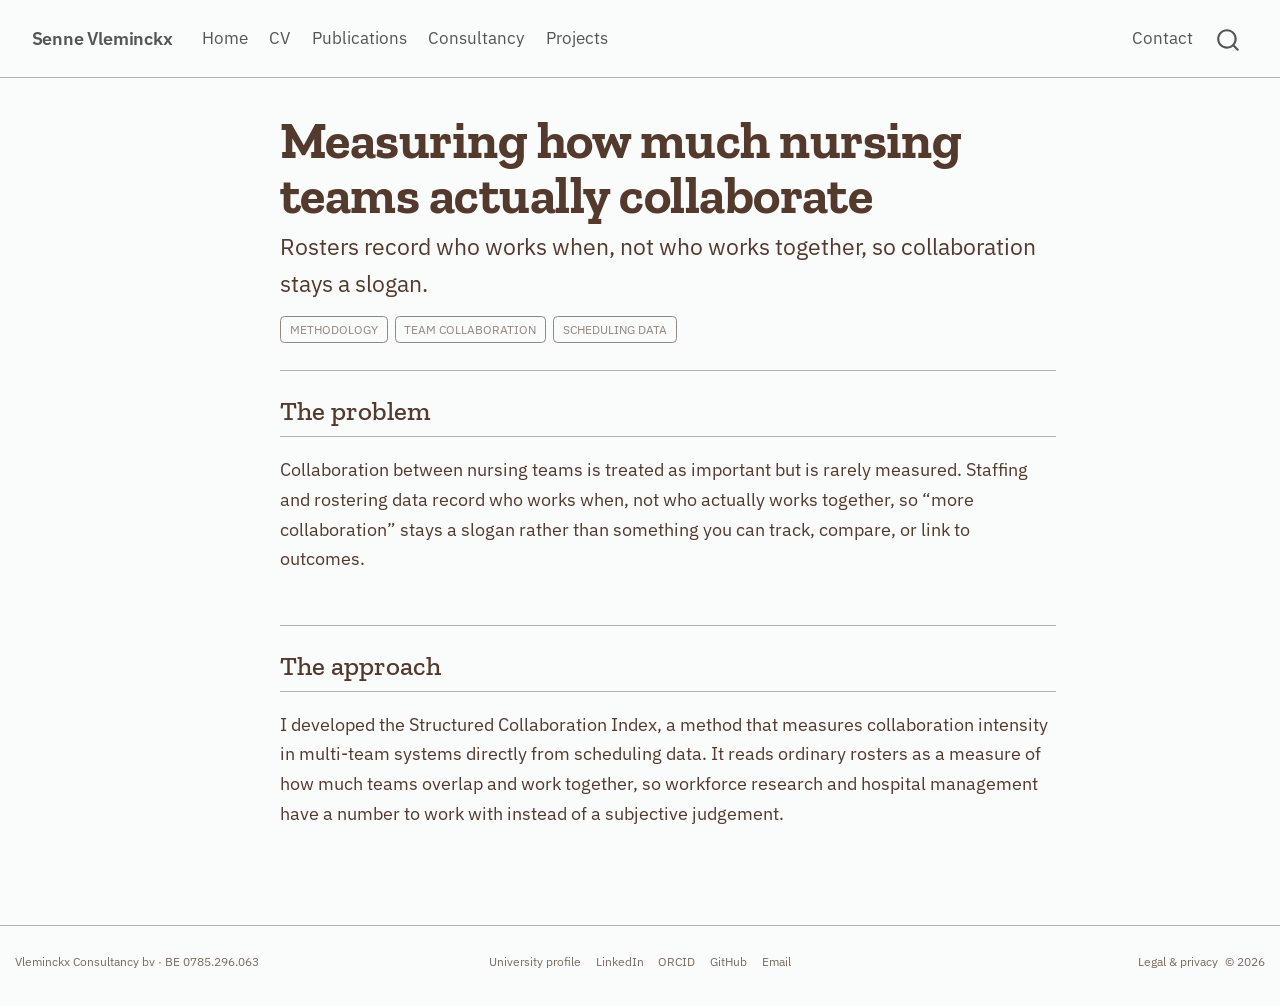
<file: projects/structured-collaboration-index.html>
<!DOCTYPE html>
<html xmlns="http://www.w3.org/1999/xhtml" lang="en" xml:lang="en"><head>

<meta charset="utf-8">
<meta name="generator" content="quarto-1.10.18">

<meta name="viewport" content="width=device-width, initial-scale=1.0, user-scalable=yes">


<title>Structured Collaboration Index – Senne Vleminckx – Senne Vleminckx</title>
<style>
/* Default styles provided by pandoc.
** See https://pandoc.org/MANUAL.html#variables-for-html for config info.
*/
span.smallcaps{font-variant: small-caps;}
div.columns{display: flex; gap: 1.5em;}
div.column{flex: auto;}
@media screen {
div.columns{gap: min(4vw, 1.5em);}
div.column{overflow-x: auto;}
}
div.hanging-indent{margin-left: 1.5em; text-indent: -1.5em;}
ul.task-list{list-style: none;}
ul.task-list li input[type="checkbox"] {
  width: 0.8em;
  margin: 0 0.8em 0.2em -1em; /* quarto-specific, see https://github.com/quarto-dev/quarto-cli/issues/4556 */ 
  vertical-align: middle;
}
</style>


<script src="../site_libs/quarto-nav/quarto-nav.js"></script>
<script src="../site_libs/clipboard/clipboard.min.js"></script>
<script src="../site_libs/quarto-search/autocomplete.umd.js"></script>
<script src="../site_libs/quarto-search/fuse.min.js"></script>
<script src="../site_libs/quarto-search/quarto-search.js"></script>
<meta name="quarto:offset" content="../">
<link href="../assets/img/favicon.svg" rel="icon" type="image/svg+xml">
<script src="../site_libs/quarto-html/quarto.js" type="module"></script>
<script src="../site_libs/quarto-html/tabsets/tabsets.js" type="module"></script>
<script src="../site_libs/quarto-html/popper.min.js"></script>
<script src="../site_libs/quarto-html/tippy.umd.min.js"></script>
<link href="../site_libs/quarto-html/tippy.css" rel="stylesheet">
<link href="../site_libs/quarto-html/quarto-syntax-highlighting-64a204ab8560d761af7679ceaba22944.css" rel="stylesheet" id="quarto-text-highlighting-styles">
<script src="../site_libs/bootstrap/bootstrap.min.js"></script>
<link href="../site_libs/bootstrap/bootstrap-icons.css" rel="stylesheet">
<link href="../site_libs/bootstrap/bootstrap-9b46c1f63804ea88c14e086398d469ac.min.css" rel="stylesheet" append-hash="true" id="quarto-bootstrap" data-mode="light">
<script id="quarto-search-options" type="application/json">{
  "location": "navbar",
  "copy-button": false,
  "collapse-after": 3,
  "panel-placement": "end",
  "type": "overlay",
  "limit": 50,
  "keyboard-shortcut": [
    "f",
    "/",
    "s"
  ],
  "show-item-context": false,
  "language": {
    "search-no-results-text": "No results",
    "search-matching-documents-text": "matching documents",
    "search-copy-link-title": "Copy link to search",
    "search-hide-matches-text": "Hide additional matches",
    "search-more-match-text": "more match in this document",
    "search-more-matches-text": "more matches in this document",
    "search-clear-button-title": "Clear",
    "search-text-placeholder": "",
    "search-detached-cancel-button-title": "Cancel",
    "search-submit-button-title": "Submit",
    "search-label": "Search"
  }
}</script>
<style>html{ scroll-behavior: smooth; }</style>
<link rel="preload" href="../assets/fonts/plex-sans-400.woff2" as="font" type="font/woff2" crossorigin="">
<link rel="preload" href="../assets/fonts/plex-sans-600.woff2" as="font" type="font/woff2" crossorigin="">
<link rel="preload" href="../assets/fonts/zilla-slab-700.woff2" as="font" type="font/woff2" crossorigin="">


<meta property="og:title" content="Structured Collaboration Index – Senne Vleminckx">
<meta property="og:description" content="Rosters record who works when, not who works together, so collaboration stays a slogan.">
<meta property="og:site_name" content="Senne Vleminckx">
</head>

<body class="nav-fixed fullcontent quarto-light">

<div id="quarto-search-results"></div>
  <header id="quarto-header" class="headroom fixed-top">
    <nav class="navbar navbar-expand-lg " data-bs-theme="dark">
      <div class="navbar-container container-fluid">
      <div class="navbar-brand-container mx-auto">
    <a class="navbar-brand" href="../index.html">
    <span class="navbar-title">Senne Vleminckx</span>
    </a>
  </div>
            <div id="quarto-search" class="" title="Search"></div>
          <button class="navbar-toggler" type="button" data-bs-toggle="collapse" data-bs-target="#navbarCollapse" aria-controls="navbarCollapse" role="menu" aria-expanded="false" aria-label="Toggle navigation" onclick="if (window.quartoToggleHeadroom) { window.quartoToggleHeadroom(); }">
  <span class="navbar-toggler-icon"></span>
</button>
          <div class="collapse navbar-collapse" id="navbarCollapse">
            <ul class="navbar-nav navbar-nav-scroll me-auto">
  <li class="nav-item">
    <a class="nav-link" href="../index.html"> 
<span class="menu-text">Home</span></a>
  </li>  
  <li class="nav-item">
    <a class="nav-link" href="../cv.html"> 
<span class="menu-text">CV</span></a>
  </li>  
  <li class="nav-item">
    <a class="nav-link" href="../publications.html"> 
<span class="menu-text">Publications</span></a>
  </li>  
  <li class="nav-item">
    <a class="nav-link" href="../consultancy.html"> 
<span class="menu-text">Consultancy</span></a>
  </li>  
  <li class="nav-item">
    <a class="nav-link" href="../projects.html"> 
<span class="menu-text">Projects</span></a>
  </li>  
</ul>
            <ul class="navbar-nav navbar-nav-scroll ms-auto">
  <li class="nav-item">
    <a class="nav-link" href="../contact.html"> 
<span class="menu-text">Contact</span></a>
  </li>  
</ul>
          </div> <!-- /navcollapse -->
            <div class="quarto-navbar-tools">
</div>
      </div> <!-- /container-fluid -->
    </nav>
</header>
<!-- content -->
<div id="quarto-content" class="quarto-container page-columns page-rows-contents page-layout-article page-navbar">
<!-- sidebar -->
<!-- margin-sidebar -->
    
<!-- main -->
<main class="content" id="quarto-document-content">
<a href="#quarto-content" class="skip-link">Skip to content</a>

<header id="title-block-header" class="quarto-title-block default">
<div class="quarto-title">
<h1 class="title">Measuring how much nursing teams actually collaborate</h1>
<p class="subtitle lead">Rosters record who works when, not who works together, so collaboration stays a slogan.</p>
  <div class="quarto-categories">
    <div class="quarto-category">Methodology</div>
    <div class="quarto-category">Team collaboration</div>
    <div class="quarto-category">Scheduling data</div>
  </div>
  </div>



<div class="quarto-title-meta">

    
  
    
  </div>
  


</header>


<section id="the-problem" class="level2">
<h2 data-anchor-id="the-problem">The problem</h2>
<p>Collaboration between nursing teams is treated as important but is rarely measured. Staffing and rostering data record who works when, not who actually works together, so “more collaboration” stays a slogan rather than something you can track, compare, or link to outcomes.</p>
</section>
<section id="the-approach" class="level2">
<h2 data-anchor-id="the-approach">The approach</h2>
<p>I developed the Structured Collaboration Index, a method that measures collaboration intensity in multi-team systems directly from scheduling data. It reads ordinary rosters as a measure of how much teams overlap and work together, so workforce research and hospital management have a number to work with instead of a subjective judgement.</p>


</section>

</main> <!-- /main -->
<script id="quarto-html-after-body" type="application/javascript">
  window.document.addEventListener("DOMContentLoaded", function (event) {
    const isCodeAnnotation = (el) => {
      for (const clz of el.classList) {
        if (clz.startsWith('code-annotation-')) {                     
          return true;
        }
      }
      return false;
    }
    const onCopySuccess = function(e) {
      // button target
      const button = e.trigger;
      // don't keep focus
      button.blur();
      // flash "checked"
      button.classList.add('code-copy-button-checked');
      var currentTitle = button.getAttribute("title");
      button.setAttribute("title", "Copied!");
      let tooltip;
      if (window.bootstrap) {
        button.setAttribute("data-bs-toggle", "tooltip");
        button.setAttribute("data-bs-placement", "left");
        button.setAttribute("data-bs-title", "Copied!");
        tooltip = new bootstrap.Tooltip(button, 
          { trigger: "manual", 
            customClass: "code-copy-button-tooltip",
            offset: [0, -8]});
        tooltip.show();    
      }
      setTimeout(function() {
        if (tooltip) {
          tooltip.hide();
          button.removeAttribute("data-bs-title");
          button.removeAttribute("data-bs-toggle");
          button.removeAttribute("data-bs-placement");
        }
        button.setAttribute("title", currentTitle);
        button.classList.remove('code-copy-button-checked');
      }, 1000);
      // clear code selection
      e.clearSelection();
    }
    const getTextToCopy = function(trigger) {
      const outerScaffold = trigger.parentElement.cloneNode(true);
      const codeEl = outerScaffold.querySelector('code');
      for (const childEl of codeEl.children) {
        if (isCodeAnnotation(childEl)) {
          childEl.remove();
        }
      }
      return codeEl.innerText;
    }
    const clipboard = new window.ClipboardJS('.code-copy-button:not([data-in-quarto-modal])', {
      text: getTextToCopy
    });
    clipboard.on('success', onCopySuccess);
    if (window.document.getElementById('quarto-embedded-source-code-modal')) {
      const clipboardModal = new window.ClipboardJS('.code-copy-button[data-in-quarto-modal]', {
        text: getTextToCopy,
        container: window.document.getElementById('quarto-embedded-source-code-modal')
      });
      clipboardModal.on('success', onCopySuccess);
    }
      var localhostRegex = new RegExp(/^(?:http|https):\/\/localhost\:?[0-9]*\//);
      var mailtoRegex = new RegExp(/^mailto:/);
        var filterRegex = new RegExp("https:\/\/sennevleminckx\.be");
      var isInternal = (href) => {
          return filterRegex.test(href) || localhostRegex.test(href) || mailtoRegex.test(href);
      }
      // Inspect non-navigation links and adorn them if external
     var links = window.document.querySelectorAll('a[href]:not(.nav-link):not(.navbar-brand):not(.toc-action):not(.sidebar-link):not(.sidebar-item-toggle):not(.pagination-link):not(.no-external):not([aria-hidden]):not(.dropdown-item):not(.quarto-navigation-tool):not(.about-link)');
      for (var i=0; i<links.length; i++) {
        const link = links[i];
        if (!isInternal(link.href)) {
          // undo the damage that might have been done by quarto-nav.js in the case of
          // links that we want to consider external
          if (link.dataset.originalHref !== undefined) {
            link.href = link.dataset.originalHref;
          }
            // target, if specified
            link.setAttribute("target", "_blank");
            if (link.getAttribute("rel") === null) {
              link.setAttribute("rel", "noopener");
            }
        }
      }
    function tippyHover(el, contentFn, onTriggerFn, onUntriggerFn) {
      const config = {
        allowHTML: true,
        maxWidth: 500,
        delay: 100,
        arrow: false,
        appendTo: function(el) {
            return el.parentElement;
        },
        interactive: true,
        interactiveBorder: 10,
        theme: 'quarto',
        placement: 'bottom-start',
      };
      if (contentFn) {
        config.content = contentFn;
      }
      if (onTriggerFn) {
        config.onTrigger = onTriggerFn;
      }
      if (onUntriggerFn) {
        config.onUntrigger = onUntriggerFn;
      }
      window.tippy(el, config); 
    }
    const noterefs = window.document.querySelectorAll('a[role="doc-noteref"]');
    for (var i=0; i<noterefs.length; i++) {
      const ref = noterefs[i];
      tippyHover(ref, function() {
        // use id or data attribute instead here
        let href = ref.getAttribute('data-footnote-href') || ref.getAttribute('href');
        try { href = new URL(href).hash; } catch {}
        const id = href.replace(/^#\/?/, "");
        const note = window.document.getElementById(id);
        if (note) {
          return note.innerHTML;
        } else {
          return "";
        }
      });
    }
    const xrefs = window.document.querySelectorAll('a.quarto-xref');
    const processXRef = (id, note) => {
      // Strip column container classes
      const stripColumnClz = (el) => {
        el.classList.remove("page-full", "page-columns");
        if (el.children) {
          for (const child of el.children) {
            stripColumnClz(child);
          }
        }
      }
      stripColumnClz(note)
      if (id === null || id.startsWith('sec-')) {
        // Special case sections, only their first couple elements
        const container = document.createElement("div");
        if (note.children && note.children.length > 2) {
          container.appendChild(note.children[0].cloneNode(true));
          for (let i = 1; i < note.children.length; i++) {
            const child = note.children[i];
            if (child.tagName === "P" && child.innerText === "") {
              continue;
            } else {
              container.appendChild(child.cloneNode(true));
              break;
            }
          }
          if (window.Quarto?.typesetMath) {
            window.Quarto.typesetMath(container);
          }
          return container.innerHTML
        } else {
          if (window.Quarto?.typesetMath) {
            window.Quarto.typesetMath(note);
          }
          return note.innerHTML;
        }
      } else {
        // Remove any anchor links if they are present
        const anchorLink = note.querySelector('a.anchorjs-link');
        if (anchorLink) {
          anchorLink.remove();
        }
        if (window.Quarto?.typesetMath) {
          window.Quarto.typesetMath(note);
        }
        if (note.classList.contains("callout")) {
          return note.outerHTML;
        } else {
          return note.innerHTML;
        }
      }
    }
    for (var i=0; i<xrefs.length; i++) {
      const xref = xrefs[i];
      tippyHover(xref, undefined, function(instance) {
        instance.disable();
        let url = xref.getAttribute('href');
        let hash = undefined; 
        if (url.startsWith('#')) {
          hash = url;
        } else {
          try { hash = new URL(url).hash; } catch {}
        }
        if (hash) {
          const id = hash.replace(/^#\/?/, "");
          const note = window.document.getElementById(id);
          if (note !== null) {
            try {
              const html = processXRef(id, note.cloneNode(true));
              instance.setContent(html);
            } finally {
              instance.enable();
              instance.show();
            }
          } else {
            // See if we can fetch this
            fetch(url.split('#')[0])
            .then(res => res.text())
            .then(html => {
              const parser = new DOMParser();
              const htmlDoc = parser.parseFromString(html, "text/html");
              const note = htmlDoc.getElementById(id);
              if (note !== null) {
                const html = processXRef(id, note);
                instance.setContent(html);
              } 
            }).finally(() => {
              instance.enable();
              instance.show();
            });
          }
        } else {
          // See if we can fetch a full url (with no hash to target)
          // This is a special case and we should probably do some content thinning / targeting
          fetch(url)
          .then(res => res.text())
          .then(html => {
            const parser = new DOMParser();
            const htmlDoc = parser.parseFromString(html, "text/html");
            const note = htmlDoc.querySelector('main.content');
            if (note !== null) {
              // This should only happen for chapter cross references
              // (since there is no id in the URL)
              // remove the first header
              if (note.children.length > 0 && note.children[0].tagName === "HEADER") {
                note.children[0].remove();
              }
              const html = processXRef(null, note);
              instance.setContent(html);
            } 
          }).finally(() => {
            instance.enable();
            instance.show();
          });
        }
      }, function(instance) {
      });
    }
        let selectedAnnoteEl;
        const selectorForAnnotation = ( cell, annotation) => {
          let cellAttr = 'data-code-cell="' + cell + '"';
          let lineAttr = 'data-code-annotation="' +  annotation + '"';
          const selector = 'span[' + cellAttr + '][' + lineAttr + ']';
          return selector;
        }
        const selectCodeLines = (annoteEl) => {
          const doc = window.document;
          const targetCell = annoteEl.getAttribute("data-target-cell");
          const targetAnnotation = annoteEl.getAttribute("data-target-annotation");
          const annoteSpan = window.document.querySelector(selectorForAnnotation(targetCell, targetAnnotation));
          const lines = annoteSpan.getAttribute("data-code-lines").split(",");
          const lineIds = lines.map((line) => {
            return targetCell + "-" + line;
          })
          let top = null;
          let height = null;
          let parent = null;
          if (lineIds.length > 0) {
              //compute the position of the single el (top and bottom and make a div)
              const el = window.document.getElementById(lineIds[0]);
              top = el.offsetTop;
              height = el.offsetHeight;
              parent = el.parentElement.parentElement;
            if (lineIds.length > 1) {
              const lastEl = window.document.getElementById(lineIds[lineIds.length - 1]);
              const bottom = lastEl.offsetTop + lastEl.offsetHeight;
              height = bottom - top;
            }
            if (top !== null && height !== null && parent !== null) {
              // cook up a div (if necessary) and position it 
              let div = window.document.getElementById("code-annotation-line-highlight");
              if (div === null) {
                div = window.document.createElement("div");
                div.setAttribute("id", "code-annotation-line-highlight");
                div.style.position = 'absolute';
                parent.appendChild(div);
              }
              div.style.top = top - 2 + "px";
              div.style.height = height + 4 + "px";
              div.style.left = 0;
              let gutterDiv = window.document.getElementById("code-annotation-line-highlight-gutter");
              if (gutterDiv === null) {
                gutterDiv = window.document.createElement("div");
                gutterDiv.setAttribute("id", "code-annotation-line-highlight-gutter");
                gutterDiv.style.position = 'absolute';
                const codeCell = window.document.getElementById(targetCell);
                const gutter = codeCell.querySelector('.code-annotation-gutter');
                gutter.appendChild(gutterDiv);
              }
              gutterDiv.style.top = top - 2 + "px";
              gutterDiv.style.height = height + 4 + "px";
            }
            selectedAnnoteEl = annoteEl;
          }
        };
        const unselectCodeLines = () => {
          const elementsIds = ["code-annotation-line-highlight", "code-annotation-line-highlight-gutter"];
          elementsIds.forEach((elId) => {
            const div = window.document.getElementById(elId);
            if (div) {
              div.remove();
            }
          });
          selectedAnnoteEl = undefined;
        };
          // Handle positioning of the toggle
      window.addEventListener(
        "resize",
        throttle(() => {
          elRect = undefined;
          if (selectedAnnoteEl) {
            selectCodeLines(selectedAnnoteEl);
          }
        }, 10)
      );
      function throttle(fn, ms) {
      let throttle = false;
      let timer;
        return (...args) => {
          if(!throttle) { // first call gets through
              fn.apply(this, args);
              throttle = true;
          } else { // all the others get throttled
              if(timer) clearTimeout(timer); // cancel #2
              timer = setTimeout(() => {
                fn.apply(this, args);
                timer = throttle = false;
              }, ms);
          }
        };
      }
        // Attach click handler to the DT
        const annoteDls = window.document.querySelectorAll('dt[data-target-cell]');
        for (const annoteDlNode of annoteDls) {
          annoteDlNode.addEventListener('click', (event) => {
            const clickedEl = event.target;
            if (clickedEl !== selectedAnnoteEl) {
              unselectCodeLines();
              const activeEl = window.document.querySelector('dt[data-target-cell].code-annotation-active');
              if (activeEl) {
                activeEl.classList.remove('code-annotation-active');
              }
              selectCodeLines(clickedEl);
              clickedEl.classList.add('code-annotation-active');
            } else {
              // Unselect the line
              unselectCodeLines();
              clickedEl.classList.remove('code-annotation-active');
            }
          });
        }
    const findCites = (el) => {
      const parentEl = el.parentElement;
      if (parentEl) {
        const cites = parentEl.dataset.cites;
        if (cites) {
          return {
            el,
            cites: cites.split(' ')
          };
        } else {
          return findCites(el.parentElement)
        }
      } else {
        return undefined;
      }
    };
    var bibliorefs = window.document.querySelectorAll('a[role="doc-biblioref"]');
    for (var i=0; i<bibliorefs.length; i++) {
      const ref = bibliorefs[i];
      const citeInfo = findCites(ref);
      if (citeInfo) {
        tippyHover(citeInfo.el, function() {
          var popup = window.document.createElement('div');
          citeInfo.cites.forEach(function(cite) {
            var citeDiv = window.document.createElement('div');
            citeDiv.classList.add('hanging-indent');
            citeDiv.classList.add('csl-entry');
            var biblioDiv = window.document.getElementById('ref-' + cite);
            if (biblioDiv) {
              citeDiv.innerHTML = biblioDiv.innerHTML;
            }
            popup.appendChild(citeDiv);
          });
          return popup.innerHTML;
        });
      }
    }
  });
  </script>
</div> <!-- /content -->
<footer class="footer">
  <div class="nav-footer">
    <div class="nav-footer-left">
      <ul class="footer-items list-unstyled">
    <li class="nav-item">
 Vleminckx Consultancy bv · BE 0785.296.063
  </li>  
</ul>
    </div>   
    <div class="nav-footer-center">
      <ul class="footer-items list-unstyled">
    <li class="nav-item">
    <a class="nav-link" href="https://www.uantwerpen.be/en/staff/senne-vleminckx/">
<p>University profile</p>
</a>
  </li>  
    <li class="nav-item">
    <a class="nav-link" href="https://www.linkedin.com/in/senne-vleminckx/">
<p>LinkedIn</p>
</a>
  </li>  
    <li class="nav-item">
    <a class="nav-link" href="https://orcid.org/0000-0001-9647-4785">
<p>ORCID</p>
</a>
  </li>  
    <li class="nav-item">
    <a class="nav-link" href="https://github.com/Sennevleminckx">
<p>GitHub</p>
</a>
  </li>  
    <li class="nav-item">
    <a class="nav-link" href="mailto:senne.vleminckx@icloud.com">
<p>Email</p>
</a>
  </li>  
</ul>
    </div>
    <div class="nav-footer-right">
      <ul class="footer-items list-unstyled">
    <li class="nav-item">
    <a class="nav-link" href="../legal.html">
<p>Legal &amp; privacy</p>
</a>
  </li>  
    <li class="nav-item">
 © 2026
  </li>  
</ul>
    </div>
  </div>
</footer>




<script src="../site_libs/quarto-html/zenscroll-min.js"></script>
</body></html>
</file>
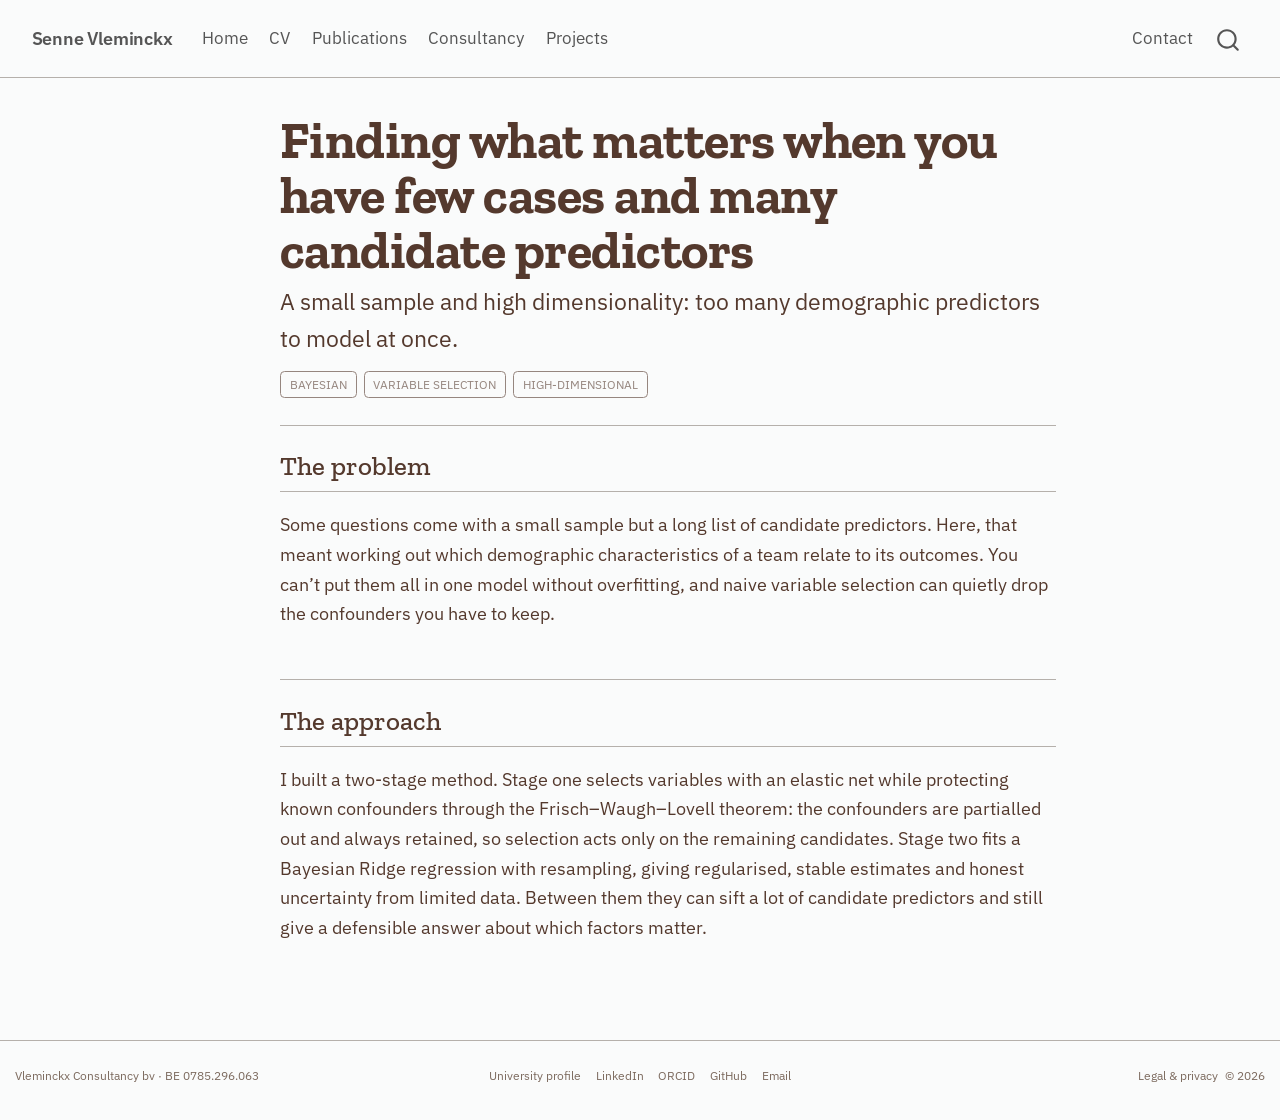
<file: projects/two-stage-bayesian-selection.html>
<!DOCTYPE html>
<html xmlns="http://www.w3.org/1999/xhtml" lang="en" xml:lang="en"><head>

<meta charset="utf-8">
<meta name="generator" content="quarto-1.10.18">

<meta name="viewport" content="width=device-width, initial-scale=1.0, user-scalable=yes">


<title>Two-stage Bayesian selection – Senne Vleminckx – Senne Vleminckx</title>
<style>
/* Default styles provided by pandoc.
** See https://pandoc.org/MANUAL.html#variables-for-html for config info.
*/
span.smallcaps{font-variant: small-caps;}
div.columns{display: flex; gap: 1.5em;}
div.column{flex: auto;}
@media screen {
div.columns{gap: min(4vw, 1.5em);}
div.column{overflow-x: auto;}
}
div.hanging-indent{margin-left: 1.5em; text-indent: -1.5em;}
ul.task-list{list-style: none;}
ul.task-list li input[type="checkbox"] {
  width: 0.8em;
  margin: 0 0.8em 0.2em -1em; /* quarto-specific, see https://github.com/quarto-dev/quarto-cli/issues/4556 */ 
  vertical-align: middle;
}
</style>


<script src="../site_libs/quarto-nav/quarto-nav.js"></script>
<script src="../site_libs/clipboard/clipboard.min.js"></script>
<script src="../site_libs/quarto-search/autocomplete.umd.js"></script>
<script src="../site_libs/quarto-search/fuse.min.js"></script>
<script src="../site_libs/quarto-search/quarto-search.js"></script>
<meta name="quarto:offset" content="../">
<link href="../assets/img/favicon.svg" rel="icon" type="image/svg+xml">
<script src="../site_libs/quarto-html/quarto.js" type="module"></script>
<script src="../site_libs/quarto-html/tabsets/tabsets.js" type="module"></script>
<script src="../site_libs/quarto-html/popper.min.js"></script>
<script src="../site_libs/quarto-html/tippy.umd.min.js"></script>
<link href="../site_libs/quarto-html/tippy.css" rel="stylesheet">
<link href="../site_libs/quarto-html/quarto-syntax-highlighting-64a204ab8560d761af7679ceaba22944.css" rel="stylesheet" id="quarto-text-highlighting-styles">
<script src="../site_libs/bootstrap/bootstrap.min.js"></script>
<link href="../site_libs/bootstrap/bootstrap-icons.css" rel="stylesheet">
<link href="../site_libs/bootstrap/bootstrap-9b46c1f63804ea88c14e086398d469ac.min.css" rel="stylesheet" append-hash="true" id="quarto-bootstrap" data-mode="light">
<script id="quarto-search-options" type="application/json">{
  "location": "navbar",
  "copy-button": false,
  "collapse-after": 3,
  "panel-placement": "end",
  "type": "overlay",
  "limit": 50,
  "keyboard-shortcut": [
    "f",
    "/",
    "s"
  ],
  "show-item-context": false,
  "language": {
    "search-no-results-text": "No results",
    "search-matching-documents-text": "matching documents",
    "search-copy-link-title": "Copy link to search",
    "search-hide-matches-text": "Hide additional matches",
    "search-more-match-text": "more match in this document",
    "search-more-matches-text": "more matches in this document",
    "search-clear-button-title": "Clear",
    "search-text-placeholder": "",
    "search-detached-cancel-button-title": "Cancel",
    "search-submit-button-title": "Submit",
    "search-label": "Search"
  }
}</script>
<style>html{ scroll-behavior: smooth; }</style>
<link rel="preload" href="../assets/fonts/plex-sans-400.woff2" as="font" type="font/woff2" crossorigin="">
<link rel="preload" href="../assets/fonts/plex-sans-600.woff2" as="font" type="font/woff2" crossorigin="">
<link rel="preload" href="../assets/fonts/zilla-slab-700.woff2" as="font" type="font/woff2" crossorigin="">


<meta property="og:title" content="Two-stage Bayesian selection – Senne Vleminckx">
<meta property="og:description" content="A small sample and high dimensionality: too many demographic predictors to model at once.">
<meta property="og:site_name" content="Senne Vleminckx">
</head>

<body class="nav-fixed fullcontent quarto-light">

<div id="quarto-search-results"></div>
  <header id="quarto-header" class="headroom fixed-top">
    <nav class="navbar navbar-expand-lg " data-bs-theme="dark">
      <div class="navbar-container container-fluid">
      <div class="navbar-brand-container mx-auto">
    <a class="navbar-brand" href="../index.html">
    <span class="navbar-title">Senne Vleminckx</span>
    </a>
  </div>
            <div id="quarto-search" class="" title="Search"></div>
          <button class="navbar-toggler" type="button" data-bs-toggle="collapse" data-bs-target="#navbarCollapse" aria-controls="navbarCollapse" role="menu" aria-expanded="false" aria-label="Toggle navigation" onclick="if (window.quartoToggleHeadroom) { window.quartoToggleHeadroom(); }">
  <span class="navbar-toggler-icon"></span>
</button>
          <div class="collapse navbar-collapse" id="navbarCollapse">
            <ul class="navbar-nav navbar-nav-scroll me-auto">
  <li class="nav-item">
    <a class="nav-link" href="../index.html"> 
<span class="menu-text">Home</span></a>
  </li>  
  <li class="nav-item">
    <a class="nav-link" href="../cv.html"> 
<span class="menu-text">CV</span></a>
  </li>  
  <li class="nav-item">
    <a class="nav-link" href="../publications.html"> 
<span class="menu-text">Publications</span></a>
  </li>  
  <li class="nav-item">
    <a class="nav-link" href="../consultancy.html"> 
<span class="menu-text">Consultancy</span></a>
  </li>  
  <li class="nav-item">
    <a class="nav-link" href="../projects.html"> 
<span class="menu-text">Projects</span></a>
  </li>  
</ul>
            <ul class="navbar-nav navbar-nav-scroll ms-auto">
  <li class="nav-item">
    <a class="nav-link" href="../contact.html"> 
<span class="menu-text">Contact</span></a>
  </li>  
</ul>
          </div> <!-- /navcollapse -->
            <div class="quarto-navbar-tools">
</div>
      </div> <!-- /container-fluid -->
    </nav>
</header>
<!-- content -->
<div id="quarto-content" class="quarto-container page-columns page-rows-contents page-layout-article page-navbar">
<!-- sidebar -->
<!-- margin-sidebar -->
    
<!-- main -->
<main class="content" id="quarto-document-content">
<a href="#quarto-content" class="skip-link">Skip to content</a>

<header id="title-block-header" class="quarto-title-block default">
<div class="quarto-title">
<h1 class="title">Finding what matters when you have few cases and many candidate predictors</h1>
<p class="subtitle lead">A small sample and high dimensionality: too many demographic predictors to model at once.</p>
  <div class="quarto-categories">
    <div class="quarto-category">Bayesian</div>
    <div class="quarto-category">Variable selection</div>
    <div class="quarto-category">High-dimensional</div>
  </div>
  </div>



<div class="quarto-title-meta">

    
  
    
  </div>
  


</header>


<section id="the-problem" class="level2">
<h2 data-anchor-id="the-problem">The problem</h2>
<p>Some questions come with a small sample but a long list of candidate predictors. Here, that meant working out which demographic characteristics of a team relate to its outcomes. You can’t put them all in one model without overfitting, and naive variable selection can quietly drop the confounders you have to keep.</p>
</section>
<section id="the-approach" class="level2">
<h2 data-anchor-id="the-approach">The approach</h2>
<p>I built a two-stage method. Stage one selects variables with an elastic net while protecting known confounders through the Frisch–Waugh–Lovell theorem: the confounders are partialled out and always retained, so selection acts only on the remaining candidates. Stage two fits a Bayesian Ridge regression with resampling, giving regularised, stable estimates and honest uncertainty from limited data. Between them they can sift a lot of candidate predictors and still give a defensible answer about which factors matter.</p>


</section>

</main> <!-- /main -->
<script id="quarto-html-after-body" type="application/javascript">
  window.document.addEventListener("DOMContentLoaded", function (event) {
    const isCodeAnnotation = (el) => {
      for (const clz of el.classList) {
        if (clz.startsWith('code-annotation-')) {                     
          return true;
        }
      }
      return false;
    }
    const onCopySuccess = function(e) {
      // button target
      const button = e.trigger;
      // don't keep focus
      button.blur();
      // flash "checked"
      button.classList.add('code-copy-button-checked');
      var currentTitle = button.getAttribute("title");
      button.setAttribute("title", "Copied!");
      let tooltip;
      if (window.bootstrap) {
        button.setAttribute("data-bs-toggle", "tooltip");
        button.setAttribute("data-bs-placement", "left");
        button.setAttribute("data-bs-title", "Copied!");
        tooltip = new bootstrap.Tooltip(button, 
          { trigger: "manual", 
            customClass: "code-copy-button-tooltip",
            offset: [0, -8]});
        tooltip.show();    
      }
      setTimeout(function() {
        if (tooltip) {
          tooltip.hide();
          button.removeAttribute("data-bs-title");
          button.removeAttribute("data-bs-toggle");
          button.removeAttribute("data-bs-placement");
        }
        button.setAttribute("title", currentTitle);
        button.classList.remove('code-copy-button-checked');
      }, 1000);
      // clear code selection
      e.clearSelection();
    }
    const getTextToCopy = function(trigger) {
      const outerScaffold = trigger.parentElement.cloneNode(true);
      const codeEl = outerScaffold.querySelector('code');
      for (const childEl of codeEl.children) {
        if (isCodeAnnotation(childEl)) {
          childEl.remove();
        }
      }
      return codeEl.innerText;
    }
    const clipboard = new window.ClipboardJS('.code-copy-button:not([data-in-quarto-modal])', {
      text: getTextToCopy
    });
    clipboard.on('success', onCopySuccess);
    if (window.document.getElementById('quarto-embedded-source-code-modal')) {
      const clipboardModal = new window.ClipboardJS('.code-copy-button[data-in-quarto-modal]', {
        text: getTextToCopy,
        container: window.document.getElementById('quarto-embedded-source-code-modal')
      });
      clipboardModal.on('success', onCopySuccess);
    }
      var localhostRegex = new RegExp(/^(?:http|https):\/\/localhost\:?[0-9]*\//);
      var mailtoRegex = new RegExp(/^mailto:/);
        var filterRegex = new RegExp("https:\/\/sennevleminckx\.be");
      var isInternal = (href) => {
          return filterRegex.test(href) || localhostRegex.test(href) || mailtoRegex.test(href);
      }
      // Inspect non-navigation links and adorn them if external
     var links = window.document.querySelectorAll('a[href]:not(.nav-link):not(.navbar-brand):not(.toc-action):not(.sidebar-link):not(.sidebar-item-toggle):not(.pagination-link):not(.no-external):not([aria-hidden]):not(.dropdown-item):not(.quarto-navigation-tool):not(.about-link)');
      for (var i=0; i<links.length; i++) {
        const link = links[i];
        if (!isInternal(link.href)) {
          // undo the damage that might have been done by quarto-nav.js in the case of
          // links that we want to consider external
          if (link.dataset.originalHref !== undefined) {
            link.href = link.dataset.originalHref;
          }
            // target, if specified
            link.setAttribute("target", "_blank");
            if (link.getAttribute("rel") === null) {
              link.setAttribute("rel", "noopener");
            }
        }
      }
    function tippyHover(el, contentFn, onTriggerFn, onUntriggerFn) {
      const config = {
        allowHTML: true,
        maxWidth: 500,
        delay: 100,
        arrow: false,
        appendTo: function(el) {
            return el.parentElement;
        },
        interactive: true,
        interactiveBorder: 10,
        theme: 'quarto',
        placement: 'bottom-start',
      };
      if (contentFn) {
        config.content = contentFn;
      }
      if (onTriggerFn) {
        config.onTrigger = onTriggerFn;
      }
      if (onUntriggerFn) {
        config.onUntrigger = onUntriggerFn;
      }
      window.tippy(el, config); 
    }
    const noterefs = window.document.querySelectorAll('a[role="doc-noteref"]');
    for (var i=0; i<noterefs.length; i++) {
      const ref = noterefs[i];
      tippyHover(ref, function() {
        // use id or data attribute instead here
        let href = ref.getAttribute('data-footnote-href') || ref.getAttribute('href');
        try { href = new URL(href).hash; } catch {}
        const id = href.replace(/^#\/?/, "");
        const note = window.document.getElementById(id);
        if (note) {
          return note.innerHTML;
        } else {
          return "";
        }
      });
    }
    const xrefs = window.document.querySelectorAll('a.quarto-xref');
    const processXRef = (id, note) => {
      // Strip column container classes
      const stripColumnClz = (el) => {
        el.classList.remove("page-full", "page-columns");
        if (el.children) {
          for (const child of el.children) {
            stripColumnClz(child);
          }
        }
      }
      stripColumnClz(note)
      if (id === null || id.startsWith('sec-')) {
        // Special case sections, only their first couple elements
        const container = document.createElement("div");
        if (note.children && note.children.length > 2) {
          container.appendChild(note.children[0].cloneNode(true));
          for (let i = 1; i < note.children.length; i++) {
            const child = note.children[i];
            if (child.tagName === "P" && child.innerText === "") {
              continue;
            } else {
              container.appendChild(child.cloneNode(true));
              break;
            }
          }
          if (window.Quarto?.typesetMath) {
            window.Quarto.typesetMath(container);
          }
          return container.innerHTML
        } else {
          if (window.Quarto?.typesetMath) {
            window.Quarto.typesetMath(note);
          }
          return note.innerHTML;
        }
      } else {
        // Remove any anchor links if they are present
        const anchorLink = note.querySelector('a.anchorjs-link');
        if (anchorLink) {
          anchorLink.remove();
        }
        if (window.Quarto?.typesetMath) {
          window.Quarto.typesetMath(note);
        }
        if (note.classList.contains("callout")) {
          return note.outerHTML;
        } else {
          return note.innerHTML;
        }
      }
    }
    for (var i=0; i<xrefs.length; i++) {
      const xref = xrefs[i];
      tippyHover(xref, undefined, function(instance) {
        instance.disable();
        let url = xref.getAttribute('href');
        let hash = undefined; 
        if (url.startsWith('#')) {
          hash = url;
        } else {
          try { hash = new URL(url).hash; } catch {}
        }
        if (hash) {
          const id = hash.replace(/^#\/?/, "");
          const note = window.document.getElementById(id);
          if (note !== null) {
            try {
              const html = processXRef(id, note.cloneNode(true));
              instance.setContent(html);
            } finally {
              instance.enable();
              instance.show();
            }
          } else {
            // See if we can fetch this
            fetch(url.split('#')[0])
            .then(res => res.text())
            .then(html => {
              const parser = new DOMParser();
              const htmlDoc = parser.parseFromString(html, "text/html");
              const note = htmlDoc.getElementById(id);
              if (note !== null) {
                const html = processXRef(id, note);
                instance.setContent(html);
              } 
            }).finally(() => {
              instance.enable();
              instance.show();
            });
          }
        } else {
          // See if we can fetch a full url (with no hash to target)
          // This is a special case and we should probably do some content thinning / targeting
          fetch(url)
          .then(res => res.text())
          .then(html => {
            const parser = new DOMParser();
            const htmlDoc = parser.parseFromString(html, "text/html");
            const note = htmlDoc.querySelector('main.content');
            if (note !== null) {
              // This should only happen for chapter cross references
              // (since there is no id in the URL)
              // remove the first header
              if (note.children.length > 0 && note.children[0].tagName === "HEADER") {
                note.children[0].remove();
              }
              const html = processXRef(null, note);
              instance.setContent(html);
            } 
          }).finally(() => {
            instance.enable();
            instance.show();
          });
        }
      }, function(instance) {
      });
    }
        let selectedAnnoteEl;
        const selectorForAnnotation = ( cell, annotation) => {
          let cellAttr = 'data-code-cell="' + cell + '"';
          let lineAttr = 'data-code-annotation="' +  annotation + '"';
          const selector = 'span[' + cellAttr + '][' + lineAttr + ']';
          return selector;
        }
        const selectCodeLines = (annoteEl) => {
          const doc = window.document;
          const targetCell = annoteEl.getAttribute("data-target-cell");
          const targetAnnotation = annoteEl.getAttribute("data-target-annotation");
          const annoteSpan = window.document.querySelector(selectorForAnnotation(targetCell, targetAnnotation));
          const lines = annoteSpan.getAttribute("data-code-lines").split(",");
          const lineIds = lines.map((line) => {
            return targetCell + "-" + line;
          })
          let top = null;
          let height = null;
          let parent = null;
          if (lineIds.length > 0) {
              //compute the position of the single el (top and bottom and make a div)
              const el = window.document.getElementById(lineIds[0]);
              top = el.offsetTop;
              height = el.offsetHeight;
              parent = el.parentElement.parentElement;
            if (lineIds.length > 1) {
              const lastEl = window.document.getElementById(lineIds[lineIds.length - 1]);
              const bottom = lastEl.offsetTop + lastEl.offsetHeight;
              height = bottom - top;
            }
            if (top !== null && height !== null && parent !== null) {
              // cook up a div (if necessary) and position it 
              let div = window.document.getElementById("code-annotation-line-highlight");
              if (div === null) {
                div = window.document.createElement("div");
                div.setAttribute("id", "code-annotation-line-highlight");
                div.style.position = 'absolute';
                parent.appendChild(div);
              }
              div.style.top = top - 2 + "px";
              div.style.height = height + 4 + "px";
              div.style.left = 0;
              let gutterDiv = window.document.getElementById("code-annotation-line-highlight-gutter");
              if (gutterDiv === null) {
                gutterDiv = window.document.createElement("div");
                gutterDiv.setAttribute("id", "code-annotation-line-highlight-gutter");
                gutterDiv.style.position = 'absolute';
                const codeCell = window.document.getElementById(targetCell);
                const gutter = codeCell.querySelector('.code-annotation-gutter');
                gutter.appendChild(gutterDiv);
              }
              gutterDiv.style.top = top - 2 + "px";
              gutterDiv.style.height = height + 4 + "px";
            }
            selectedAnnoteEl = annoteEl;
          }
        };
        const unselectCodeLines = () => {
          const elementsIds = ["code-annotation-line-highlight", "code-annotation-line-highlight-gutter"];
          elementsIds.forEach((elId) => {
            const div = window.document.getElementById(elId);
            if (div) {
              div.remove();
            }
          });
          selectedAnnoteEl = undefined;
        };
          // Handle positioning of the toggle
      window.addEventListener(
        "resize",
        throttle(() => {
          elRect = undefined;
          if (selectedAnnoteEl) {
            selectCodeLines(selectedAnnoteEl);
          }
        }, 10)
      );
      function throttle(fn, ms) {
      let throttle = false;
      let timer;
        return (...args) => {
          if(!throttle) { // first call gets through
              fn.apply(this, args);
              throttle = true;
          } else { // all the others get throttled
              if(timer) clearTimeout(timer); // cancel #2
              timer = setTimeout(() => {
                fn.apply(this, args);
                timer = throttle = false;
              }, ms);
          }
        };
      }
        // Attach click handler to the DT
        const annoteDls = window.document.querySelectorAll('dt[data-target-cell]');
        for (const annoteDlNode of annoteDls) {
          annoteDlNode.addEventListener('click', (event) => {
            const clickedEl = event.target;
            if (clickedEl !== selectedAnnoteEl) {
              unselectCodeLines();
              const activeEl = window.document.querySelector('dt[data-target-cell].code-annotation-active');
              if (activeEl) {
                activeEl.classList.remove('code-annotation-active');
              }
              selectCodeLines(clickedEl);
              clickedEl.classList.add('code-annotation-active');
            } else {
              // Unselect the line
              unselectCodeLines();
              clickedEl.classList.remove('code-annotation-active');
            }
          });
        }
    const findCites = (el) => {
      const parentEl = el.parentElement;
      if (parentEl) {
        const cites = parentEl.dataset.cites;
        if (cites) {
          return {
            el,
            cites: cites.split(' ')
          };
        } else {
          return findCites(el.parentElement)
        }
      } else {
        return undefined;
      }
    };
    var bibliorefs = window.document.querySelectorAll('a[role="doc-biblioref"]');
    for (var i=0; i<bibliorefs.length; i++) {
      const ref = bibliorefs[i];
      const citeInfo = findCites(ref);
      if (citeInfo) {
        tippyHover(citeInfo.el, function() {
          var popup = window.document.createElement('div');
          citeInfo.cites.forEach(function(cite) {
            var citeDiv = window.document.createElement('div');
            citeDiv.classList.add('hanging-indent');
            citeDiv.classList.add('csl-entry');
            var biblioDiv = window.document.getElementById('ref-' + cite);
            if (biblioDiv) {
              citeDiv.innerHTML = biblioDiv.innerHTML;
            }
            popup.appendChild(citeDiv);
          });
          return popup.innerHTML;
        });
      }
    }
  });
  </script>
</div> <!-- /content -->
<footer class="footer">
  <div class="nav-footer">
    <div class="nav-footer-left">
      <ul class="footer-items list-unstyled">
    <li class="nav-item">
 Vleminckx Consultancy bv · BE 0785.296.063
  </li>  
</ul>
    </div>   
    <div class="nav-footer-center">
      <ul class="footer-items list-unstyled">
    <li class="nav-item">
    <a class="nav-link" href="https://www.uantwerpen.be/en/staff/senne-vleminckx/">
<p>University profile</p>
</a>
  </li>  
    <li class="nav-item">
    <a class="nav-link" href="https://www.linkedin.com/in/senne-vleminckx/">
<p>LinkedIn</p>
</a>
  </li>  
    <li class="nav-item">
    <a class="nav-link" href="https://orcid.org/0000-0001-9647-4785">
<p>ORCID</p>
</a>
  </li>  
    <li class="nav-item">
    <a class="nav-link" href="https://github.com/Sennevleminckx">
<p>GitHub</p>
</a>
  </li>  
    <li class="nav-item">
    <a class="nav-link" href="mailto:senne.vleminckx@icloud.com">
<p>Email</p>
</a>
  </li>  
</ul>
    </div>
    <div class="nav-footer-right">
      <ul class="footer-items list-unstyled">
    <li class="nav-item">
    <a class="nav-link" href="../legal.html">
<p>Legal &amp; privacy</p>
</a>
  </li>  
    <li class="nav-item">
 © 2026
  </li>  
</ul>
    </div>
  </div>
</footer>




<script src="../site_libs/quarto-html/zenscroll-min.js"></script>
</body></html>
</file>
<file: site_libs/quarto-html/tippy.css>
.tippy-box[data-animation=fade][data-state=hidden]{opacity:0}[data-tippy-root]{max-width:calc(100vw - 10px)}.tippy-box{position:relative;background-color:#333;color:#fff;border-radius:4px;font-size:14px;line-height:1.4;white-space:normal;outline:0;transition-property:transform,visibility,opacity}.tippy-box[data-placement^=top]>.tippy-arrow{bottom:0}.tippy-box[data-placement^=top]>.tippy-arrow:before{bottom:-7px;left:0;border-width:8px 8px 0;border-top-color:initial;transform-origin:center top}.tippy-box[data-placement^=bottom]>.tippy-arrow{top:0}.tippy-box[data-placement^=bottom]>.tippy-arrow:before{top:-7px;left:0;border-width:0 8px 8px;border-bottom-color:initial;transform-origin:center bottom}.tippy-box[data-placement^=left]>.tippy-arrow{right:0}.tippy-box[data-placement^=left]>.tippy-arrow:before{border-width:8px 0 8px 8px;border-left-color:initial;right:-7px;transform-origin:center left}.tippy-box[data-placement^=right]>.tippy-arrow{left:0}.tippy-box[data-placement^=right]>.tippy-arrow:before{left:-7px;border-width:8px 8px 8px 0;border-right-color:initial;transform-origin:center right}.tippy-box[data-inertia][data-state=visible]{transition-timing-function:cubic-bezier(.54,1.5,.38,1.11)}.tippy-arrow{width:16px;height:16px;color:#333}.tippy-arrow:before{content:"";position:absolute;border-color:transparent;border-style:solid}.tippy-content{position:relative;padding:5px 9px;z-index:1}
</file>
<file: site_libs/quarto-html/quarto-syntax-highlighting-64a204ab8560d761af7679ceaba22944.css>
/* quarto syntax highlight colors */
:root {
  --quarto-hl-ot-color: #003B4F;
  --quarto-hl-at-color: #657422;
  --quarto-hl-ss-color: #20794D;
  --quarto-hl-an-color: #5E5E5E;
  --quarto-hl-fu-color: #4758AB;
  --quarto-hl-st-color: #20794D;
  --quarto-hl-cf-color: #003B4F;
  --quarto-hl-op-color: #5E5E5E;
  --quarto-hl-er-color: #AD0000;
  --quarto-hl-bn-color: #AD0000;
  --quarto-hl-al-color: #AD0000;
  --quarto-hl-va-color: #111111;
  --quarto-hl-bu-color: inherit;
  --quarto-hl-ex-color: inherit;
  --quarto-hl-pp-color: #AD0000;
  --quarto-hl-in-color: #5E5E5E;
  --quarto-hl-vs-color: #20794D;
  --quarto-hl-wa-color: #5E5E5E;
  --quarto-hl-do-color: #5E5E5E;
  --quarto-hl-im-color: #00769E;
  --quarto-hl-ch-color: #20794D;
  --quarto-hl-dt-color: #AD0000;
  --quarto-hl-fl-color: #AD0000;
  --quarto-hl-co-color: #5E5E5E;
  --quarto-hl-cv-color: #5E5E5E;
  --quarto-hl-cn-color: #8f5902;
  --quarto-hl-sc-color: #5E5E5E;
  --quarto-hl-dv-color: #AD0000;
  --quarto-hl-kw-color: #003B4F;
}

/* other quarto variables */
:root {
  --quarto-font-monospace: SFMono-Regular, Menlo, Monaco, Consolas, "Liberation Mono", "Courier New", monospace;
}

/* syntax highlight based on Pandoc's rules */
pre > code.sourceCode > span {
  color: #003B4F;
}

code.sourceCode > span {
  color: #003B4F;
}

div.sourceCode,
div.sourceCode pre.sourceCode {
  color: #003B4F;
}

/* Normal */
code span {
  color: #003B4F;
}

/* Alert */
code span.al {
  color: #AD0000;
  font-style: inherit;
}

/* Annotation */
code span.an {
  color: #5E5E5E;
  font-style: inherit;
}

/* Attribute */
code span.at {
  color: #657422;
  font-style: inherit;
}

/* BaseN */
code span.bn {
  color: #AD0000;
  font-style: inherit;
}

/* BuiltIn */
code span.bu {
  font-style: inherit;
}

/* ControlFlow */
code span.cf {
  color: #003B4F;
  font-weight: bold;
  font-style: inherit;
}

/* Char */
code span.ch {
  color: #20794D;
  font-style: inherit;
}

/* Constant */
code span.cn {
  color: #8f5902;
  font-style: inherit;
}

/* Comment */
code span.co {
  color: #5E5E5E;
  font-style: inherit;
}

/* CommentVar */
code span.cv {
  color: #5E5E5E;
  font-style: italic;
}

/* Documentation */
code span.do {
  color: #5E5E5E;
  font-style: italic;
}

/* DataType */
code span.dt {
  color: #AD0000;
  font-style: inherit;
}

/* DecVal */
code span.dv {
  color: #AD0000;
  font-style: inherit;
}

/* Error */
code span.er {
  color: #AD0000;
  font-style: inherit;
}

/* Extension */
code span.ex {
  font-style: inherit;
}

/* Float */
code span.fl {
  color: #AD0000;
  font-style: inherit;
}

/* Function */
code span.fu {
  color: #4758AB;
  font-style: inherit;
}

/* Import */
code span.im {
  color: #00769E;
  font-style: inherit;
}

/* Information */
code span.in {
  color: #5E5E5E;
  font-style: inherit;
}

/* Keyword */
code span.kw {
  color: #003B4F;
  font-weight: bold;
  font-style: inherit;
}

/* Operator */
code span.op {
  color: #5E5E5E;
  font-style: inherit;
}

/* Other */
code span.ot {
  color: #003B4F;
  font-style: inherit;
}

/* Preprocessor */
code span.pp {
  color: #AD0000;
  font-style: inherit;
}

/* SpecialChar */
code span.sc {
  color: #5E5E5E;
  font-style: inherit;
}

/* SpecialString */
code span.ss {
  color: #20794D;
  font-style: inherit;
}

/* String */
code span.st {
  color: #20794D;
  font-style: inherit;
}

/* Variable */
code span.va {
  color: #111111;
  font-style: inherit;
}

/* VerbatimString */
code span.vs {
  color: #20794D;
  font-style: inherit;
}

/* Warning */
code span.wa {
  color: #5E5E5E;
  font-style: italic;
}

.prevent-inlining {
  content: "</";
}

/*# sourceMappingURL=9d8d5bb603a83b8298b89080a598c93b.css.map */
</file>
